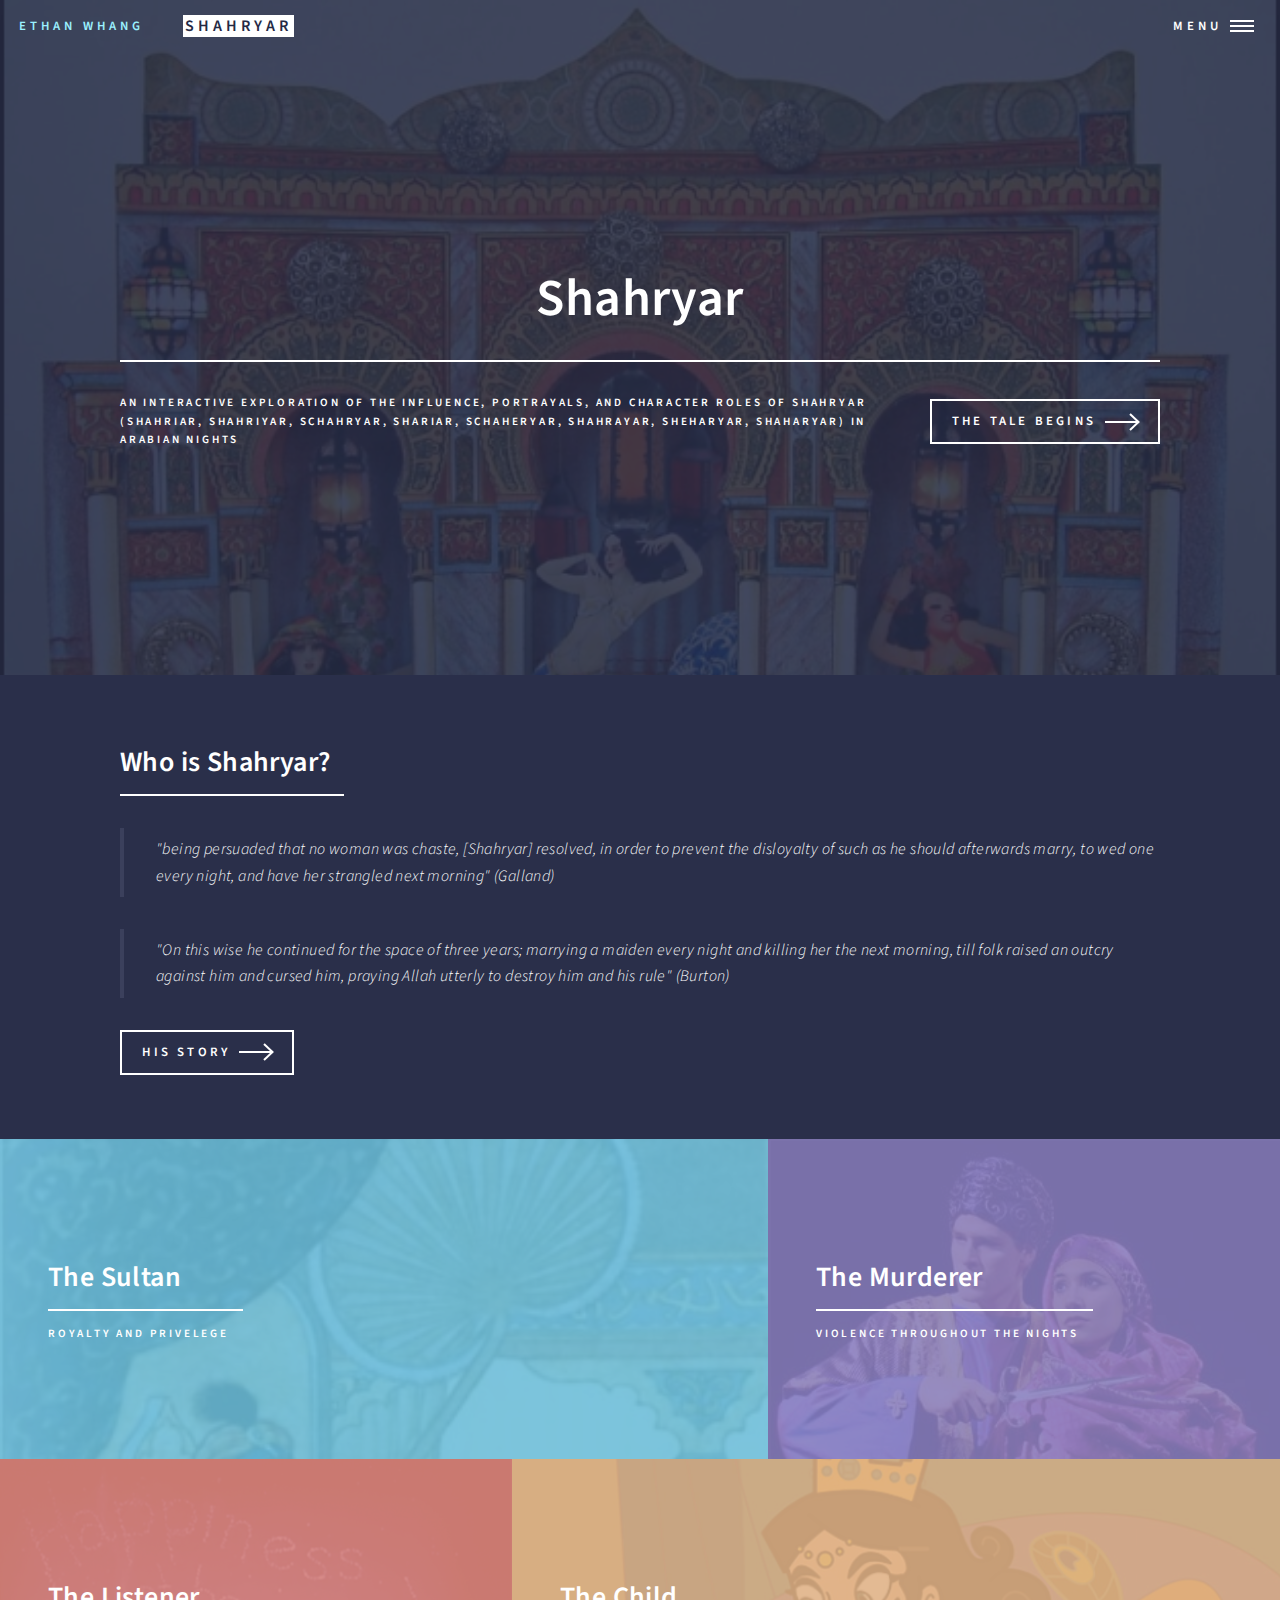
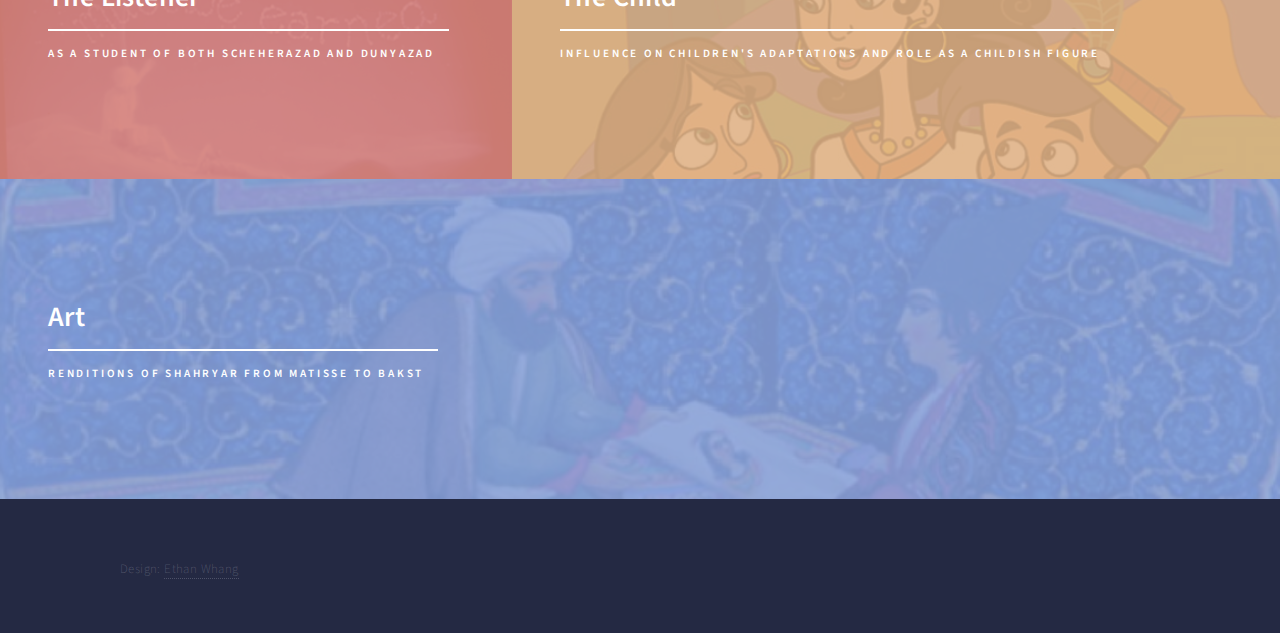
<file: index.html>
<html><head>
    <link rel="shortcut icon" type="image/x-icon" href="favicon.ico" />
    <title>Ethan Whang's CL121 Final Project</title>
    <meta charset="utf-8">
    <meta name="viewport" content="width=device-width, initial-scale=1, user-scalable=no">
    <link rel="stylesheet" href="assets/css/main.css">
    <noscript><link rel="stylesheet" href="assets/css/noscript.css" /></noscript>
  </head>
  <body class="">

    <!-- Wrapper -->
      <div id="wrapper">

        <!-- Header -->
          <header id="header" class="reveal alt">
            <a href="ethanwhang.html" class="logo"><span>Ethan Whang</span></a>
            <nav>
            <a href="index.html" class="logo"><strong>Shahryar</strong></a>
            <nav>
              <a href="#menu">Menu</a>
            </nav>
          </header>

        <!-- Menu -->
          <nav id="menu">
            <ul class="links">
              <li><a href="theking.html">Sultan</a></li>
              <li><a href="murderer.html">Murderer</a></li>
              <li><a href="listener.html">Listener</a></li>
              <li><a href="children.html">Children</a></li>
              <li><a href="art.html">Art</a></li>
            </ul>
          </nav>


        <!-- Banner -->
          <section id="banner" class="major" style="">
            <div class="inner">
              <center><header class="major">
                <h1>Shahryar</h1>
              </header></center>
              <div class="content">
                <p>An interactive exploration of the influence, portrayals, and character roles of Shahryar (Shahriar, Shahriyar, Schahryar, Shariar, Schaheryar, Shahrayar, Sheharyar, Shaharyar) in Arabian Nights</p>
                <ul class="actions">
                  <li><a href="#one" class="button next scrolly">The Tale Begins</a></li>
                </ul>
              </div>
            </div>
          </section>

        <!-- Main -->
          <div id="main">

                        <!-- One -->
              <section id="one">
                <div class="inner">
                  <header class="major">
                    <h2>Who is Shahryar?</h2>
                  </header>
                <blockquote>
                  "being persuaded that no woman was chaste, [Shahryar] resolved, in order to prevent the disloyalty of such as he should afterwards marry, to wed one every night, and have her strangled next morning" (Galland)
                </blockquote>
                <blockquote>
                  "On this wise he continued for the space of three years; marrying a maiden every night and killing her the next morning, till folk raised an outcry against him and cursed him, praying Allah utterly to destroy him and his rule" (Burton)
                </blockquote>
                  <ul class="actions">
                    <li><a href="#two" class="button next scrolly">His Story</a></li>
                  </ul>
                </div>
              </section>

            <!-- Two -->
              <section id="two" class="tiles">


                <article style="background-image: url(&quot;images/pic05.jpg&quot;);">
                  <span class="image" style="display: none;">
                    <img src="images/pic05.jpg" alt="">
                  </span>
                  <header class="major">
                    <h3><a href="theking.html" class="link">The Sultan</a></h3>
                    <p>Royalty and Privelege</p>
                  </header>
                <a href="theking.html" class="link primary"></a></article>

                <article style="background-image: url(&quot;images/pic04.jpg&quot;);">
                  <span class="image" style="display: none;">
                    <img src="images/pic04.jpg" alt="">
                  </span>
                  <header class="major">
                    <h3><a href="murderer.html" class="link">The Murderer</a></h3>
                    <p>Violence throughout the Nights</p>
                  </header>
                <a href="murderer.html" class="link primary"></a></article>

                <article style="background-image: url(&quot;images/pic03.jpg&quot;);">
                  <span class="image" style="display: none;">
                    <img src="images/pic03.jpg" alt="">
                  </span>
                  <header class="major">
                    <h3><a href="listener.html" class="link">The Listener</a></h3>
                    <p>As a student of both Scheherazad and Dunyazad</p>
                  </header>
                <a href="listener.html" class="link primary"></a></article>

                <article style="background-image: url(&quot;images/pic02.jpg&quot;);">
                  <span class="image" style="display: none;">
                    <img src="images/pic02.jpg" alt="">
                  </span>
                  <header class="major">
                    <h3><a href="children.html" class="link">The Child</a></h3>
                    <p>Influence on children's adaptations and role as a childish figure</p>
                  </header>
                <a href="children.html" class="link primary"></a></article>

                <article style="background-image: url(&quot;images/pic27.jpg&quot;);">
                  <span class="image" style="display: none;">
                    <img src="images/pic27.jpg" alt="">
                  </span>
                  <header class="major">
                    <h3><a href="art.html" class="link">Art</a></h3>
                    <p>Renditions of Shahryar from Matisse to Bakst</p>
                  </header>
                <a href="art.html" class="link primary"></a></article>

              </section>

          </div>

        <!-- Footer -->
          <footer id="footer">
            <div class="inner">
              <ul class="copyright">
                <li>Design: <a href="ethanwhang.html">Ethan Whang</a></li>
              </ul>
            </div>
          </footer>

      </div>

    <!-- Scripts -->
      <script src="assets/js/jquery.min.js"></script>
      <script src="assets/js/jquery.scrolly.min.js"></script>
      <script src="assets/js/jquery.scrollex.min.js"></script>
      <script src="assets/js/browser.min.js"></script>
      <script src="assets/js/breakpoints.min.js"></script>
      <script src="assets/js/util.js"></script>
      <script src="assets/js/main.js"></script>


</body></html>
</file>
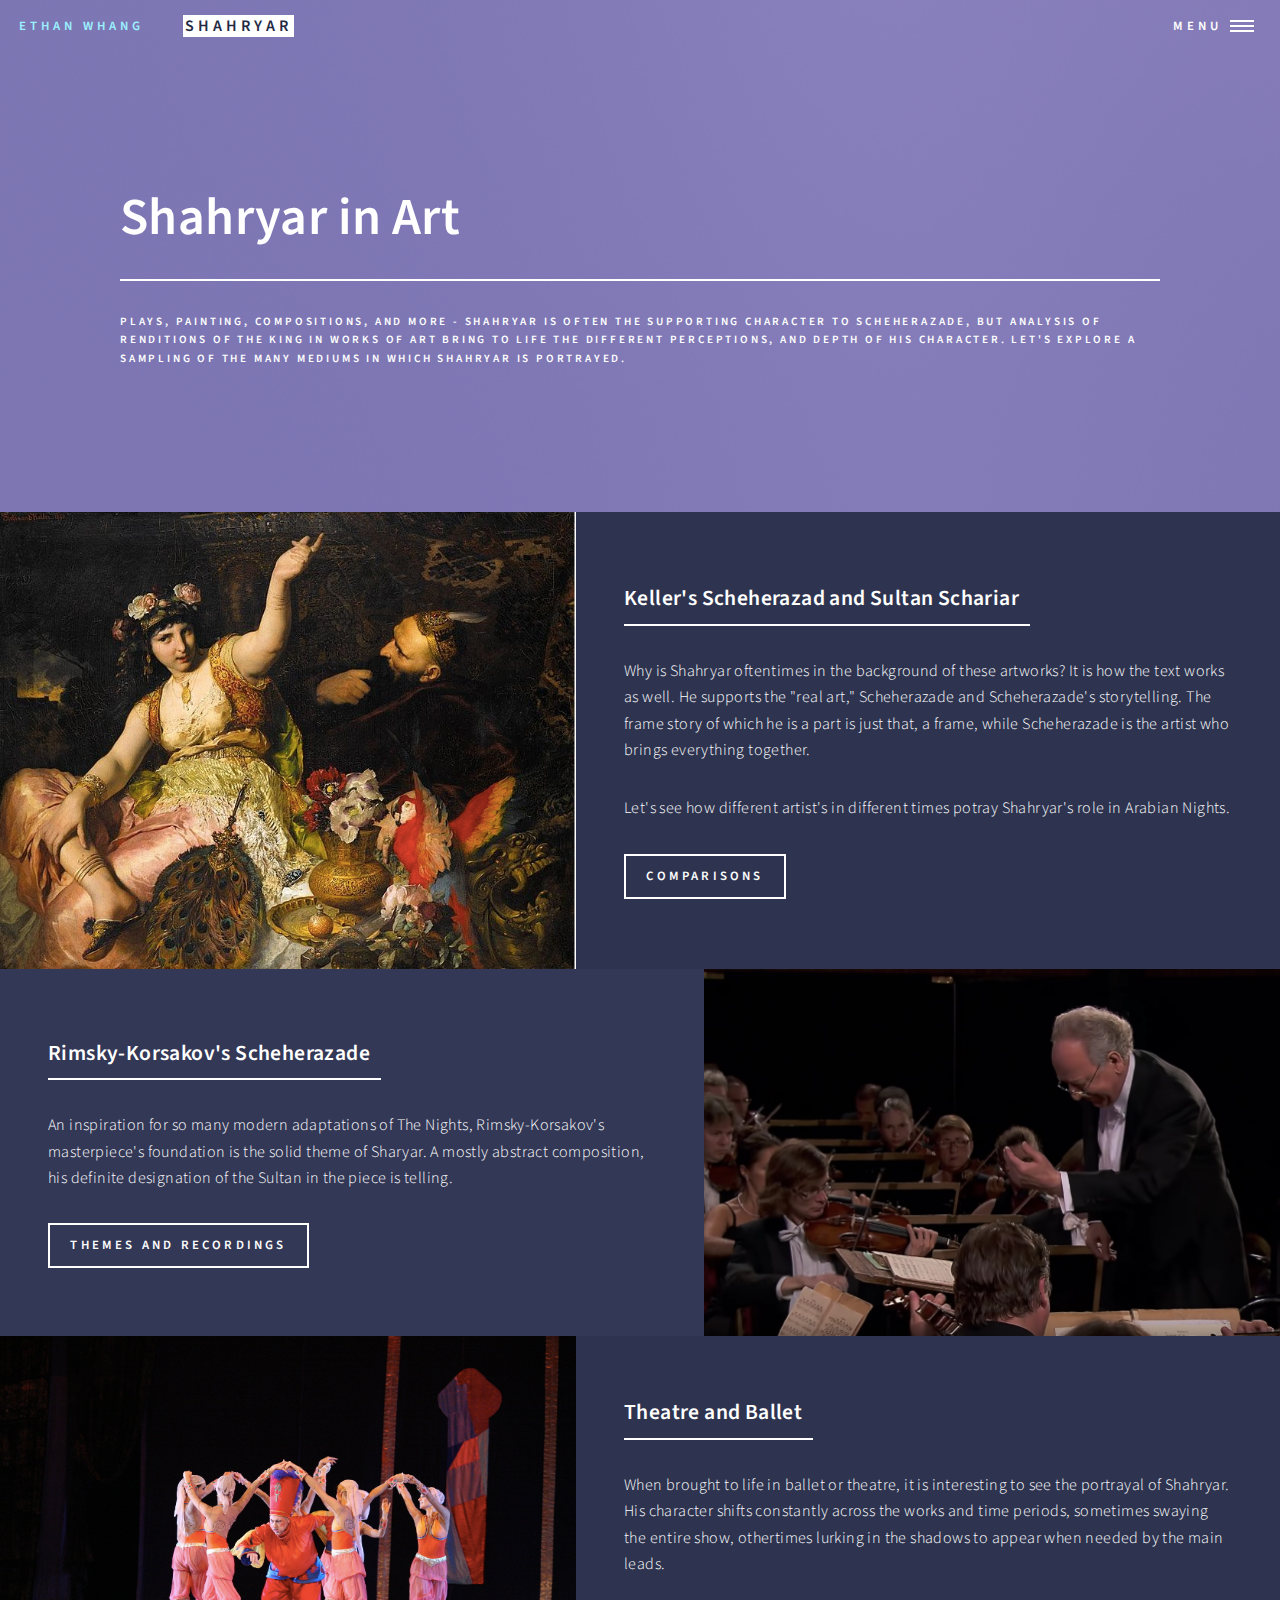
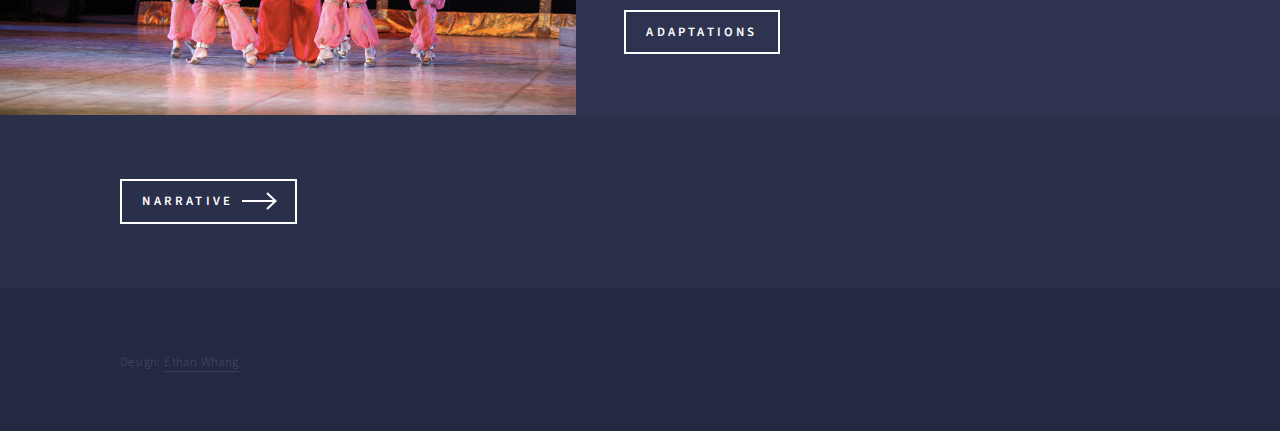
<file: art.html>
<!DOCTYPE HTML>

<html><head>
    <link rel="shortcut icon" type="image/x-icon" href="favicon.ico" />
    <title>Ethan Whang's CL121 Final Project</title>
    <meta charset="utf-8">
    <meta name="viewport" content="width=device-width, initial-scale=1, user-scalable=no">
    <link rel="stylesheet" href="assets/css/main.css">
    <noscript><link rel="stylesheet" href="assets/css/noscript.css" /></noscript>
  </head>
  <body class="">

    <!-- Wrapper -->
      <div id="wrapper">

        <!-- Header -->
          <header id="header" class="reveal alt">
            <a href="ethanwhang.html" class="logo"><span>Ethan Whang</span></a>
            <nav>
            <a href="index.html" class="logo"><strong>Shahryar</strong></a>
            <nav>
              <a href="#menu">Menu</a>
            </nav>
          </header>

        <!-- Menu -->
          <nav id="menu">
            <ul class="links">
              <li><a href="theking.html">Sultan</a></li>
              <li><a href="murderer.html">Murderer</a></li>
              <li><a href="listener.html">Listener</a></li>
              <li><a href="children.html">Children</a></li>
              <li><a href="art.html">Art</a></li>
            </ul>
          </nav>

        <!-- Banner -->
        <!-- Note: The "styleN" class below should match that of the header element. -->
          <section id="banner" class="style2">
            <div class="inner">
              <span class="image">
                <img src="images/pic07.jpg" alt="" />
              </span>
              <header class="major">
                <h1>Shahryar in Art</h1>
              </header>
              <div class="content">
                <p>Plays, Painting, Compositions, and more - Shahryar is often the supporting character to Scheherazade, but analysis of renditions of the King in works of art bring to life the different perceptions, and depth of his character. Let's explore a sampling of the many mediums in which Shahryar is portrayed.</p>
              </div>
            </div>
          </section>

        <!-- Main -->
          <div id="main">

            <!-- Two -->
              <section id="two" class="spotlights">
                <section>
                  <a href="artwork.html" class="image">
                    <img src="images/pic08.jpg" alt="" data-position="center center" />
                  </a>
                  <div class="content">
                    <div class="inner">
                      <header class="major">
                        <h3>Keller's Scheherazad and Sultan Schariar</h3>
                      </header>
                      <p>Why is Shahryar oftentimes in the background of these artworks? It is how the text works as well. He supports the "real art," Scheherazade and Scheherazade's storytelling. The frame story of which he is a part is just that, a frame, while Scheherazade is the artist who brings everything together. </p>
                      <p>Let's see how different artist's in different times potray Shahryar's role in Arabian Nights.</p>
                      <ul class="actions">
                        <li><a href="artwork.html" class="button">Comparisons</a></li>
                      </ul>
                    </div>
                  </div>
                </section>
                <section>
                  <a href="rimsky.html" class="image">
                    <img src="images/pic09.jpg" alt="" data-position="top center" />
                  </a>
                  <div class="content">
                    <div class="inner">
                      <header class="major">
                        <h3>Rimsky-Korsakov's Scheherazade</h3>
                      </header>
                      <p>An inspiration for so many modern adaptations of The Nights, Rimsky-Korsakov's masterpiece's foundation is the solid theme of Sharyar. A mostly abstract composition, his definite designation of the Sultan in the piece is telling.</p>
                      <ul class="actions">
                        <li><a href="rimsky.html" class="button">Themes and Recordings</a></li>
                      </ul>
                    </div>
                  </div>
                </section>
                <section>
                  <a href="adaptations.html" class="image">
                    <img src="images/pic10.jpg" alt="" data-position="25% 25%" />
                  </a>
                  <div class="content">
                    <div class="inner">
                      <header class="major">
                        <h3>Theatre and Ballet</h3>
                      </header>
                      <p>When brought to life in ballet or theatre, it is interesting to see the portrayal of Shahryar. His character shifts constantly across the works and time periods, sometimes swaying the entire show, othertimes lurking in the shadows to appear when needed by the main leads.</p>
                      <ul class="actions">
                        <li><a href="adaptations.html" class="button">Adaptations</a></li>
                      </ul>
                    </div>
                  </div>
                </section>
              </section>

              <section>
                <div class="inner">
                  <ul class="actions">
                    <li><a href="ethanwhang.html" class="button next">Narrative</a></li>
                  </ul>
                </div>
              </section>

          </div>

        <!-- Footer -->
          <footer id="footer">
            <div class="inner">
              <ul class="copyright">
                <li>Design: <a href="ethanwhang.html">Ethan Whang</a></li>
              </ul>
            </div>
          </footer>

      </div>

    <!-- Scripts -->
      <script src="assets/js/jquery.min.js"></script>
      <script src="assets/js/jquery.scrolly.min.js"></script>
      <script src="assets/js/jquery.scrollex.min.js"></script>
      <script src="assets/js/browser.min.js"></script>
      <script src="assets/js/breakpoints.min.js"></script>
      <script src="assets/js/util.js"></script>
      <script src="assets/js/main.js"></script>

  </body>
</html>
</file>
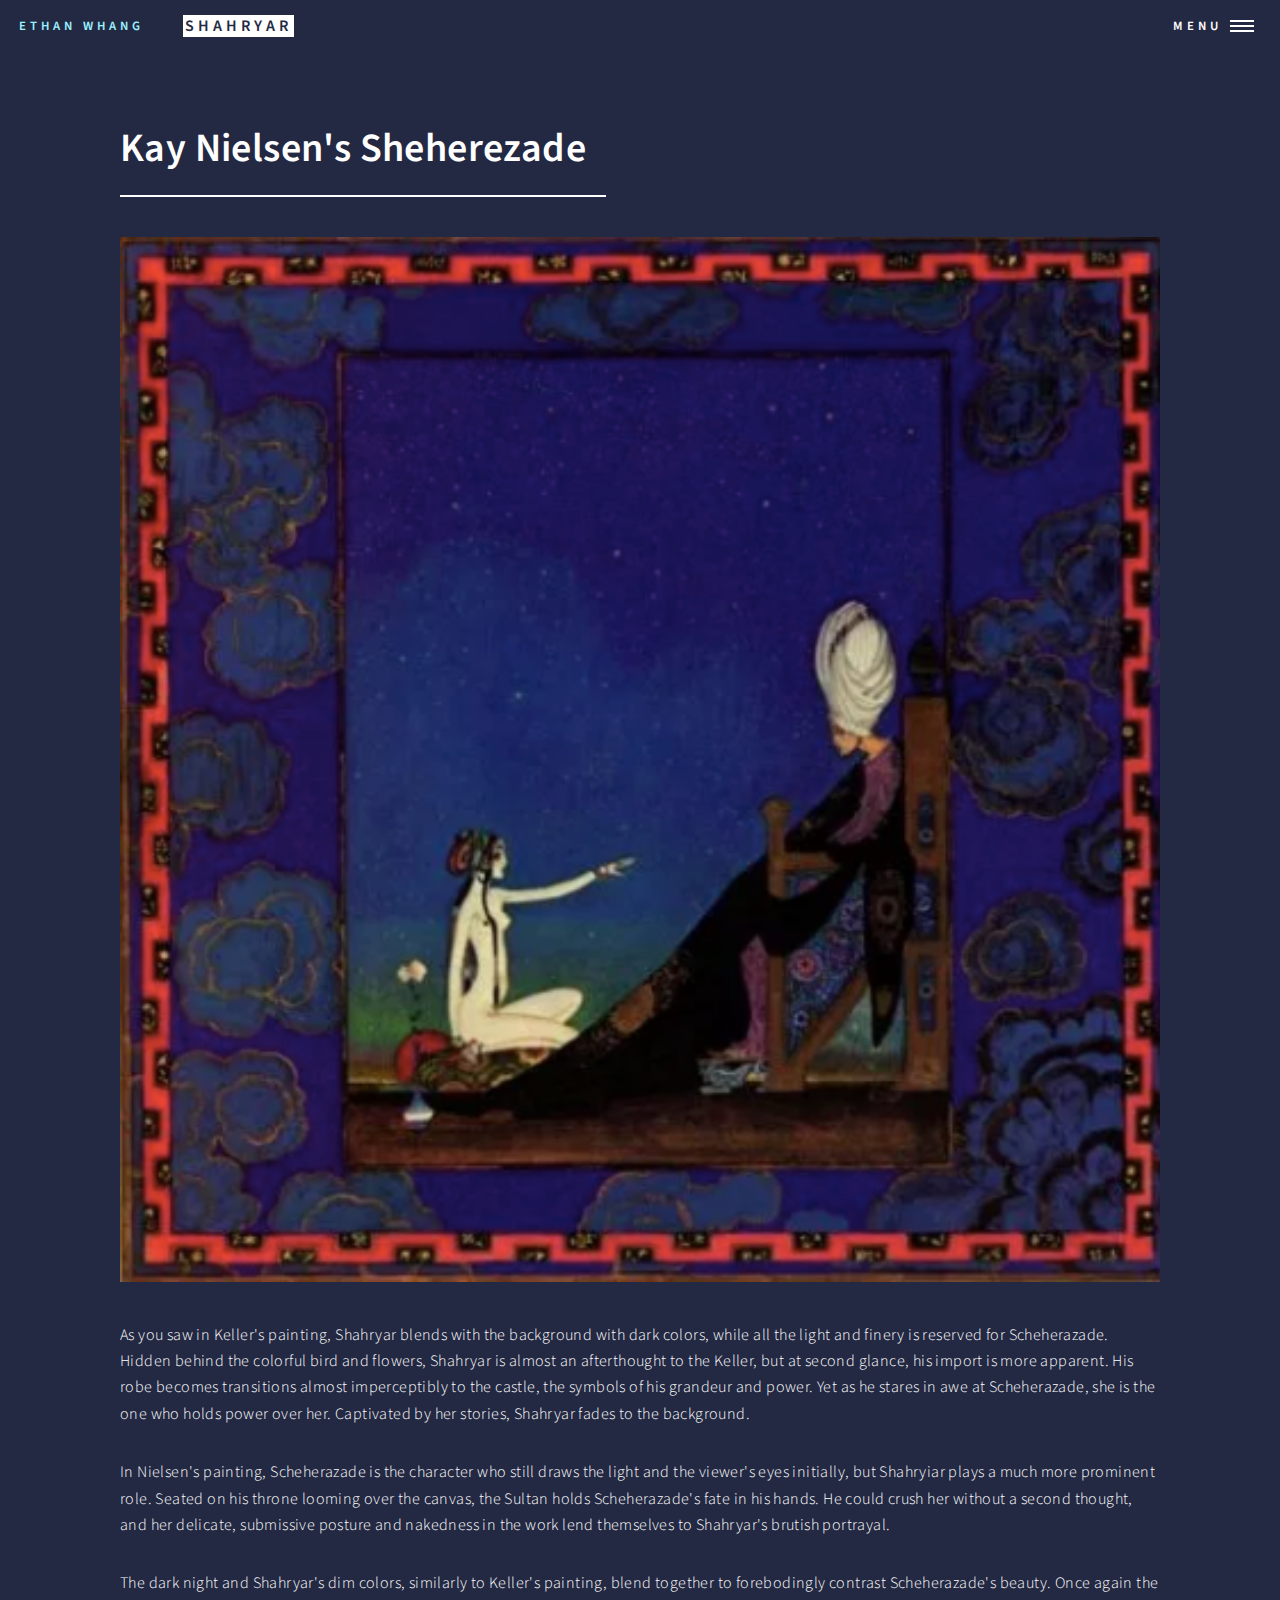
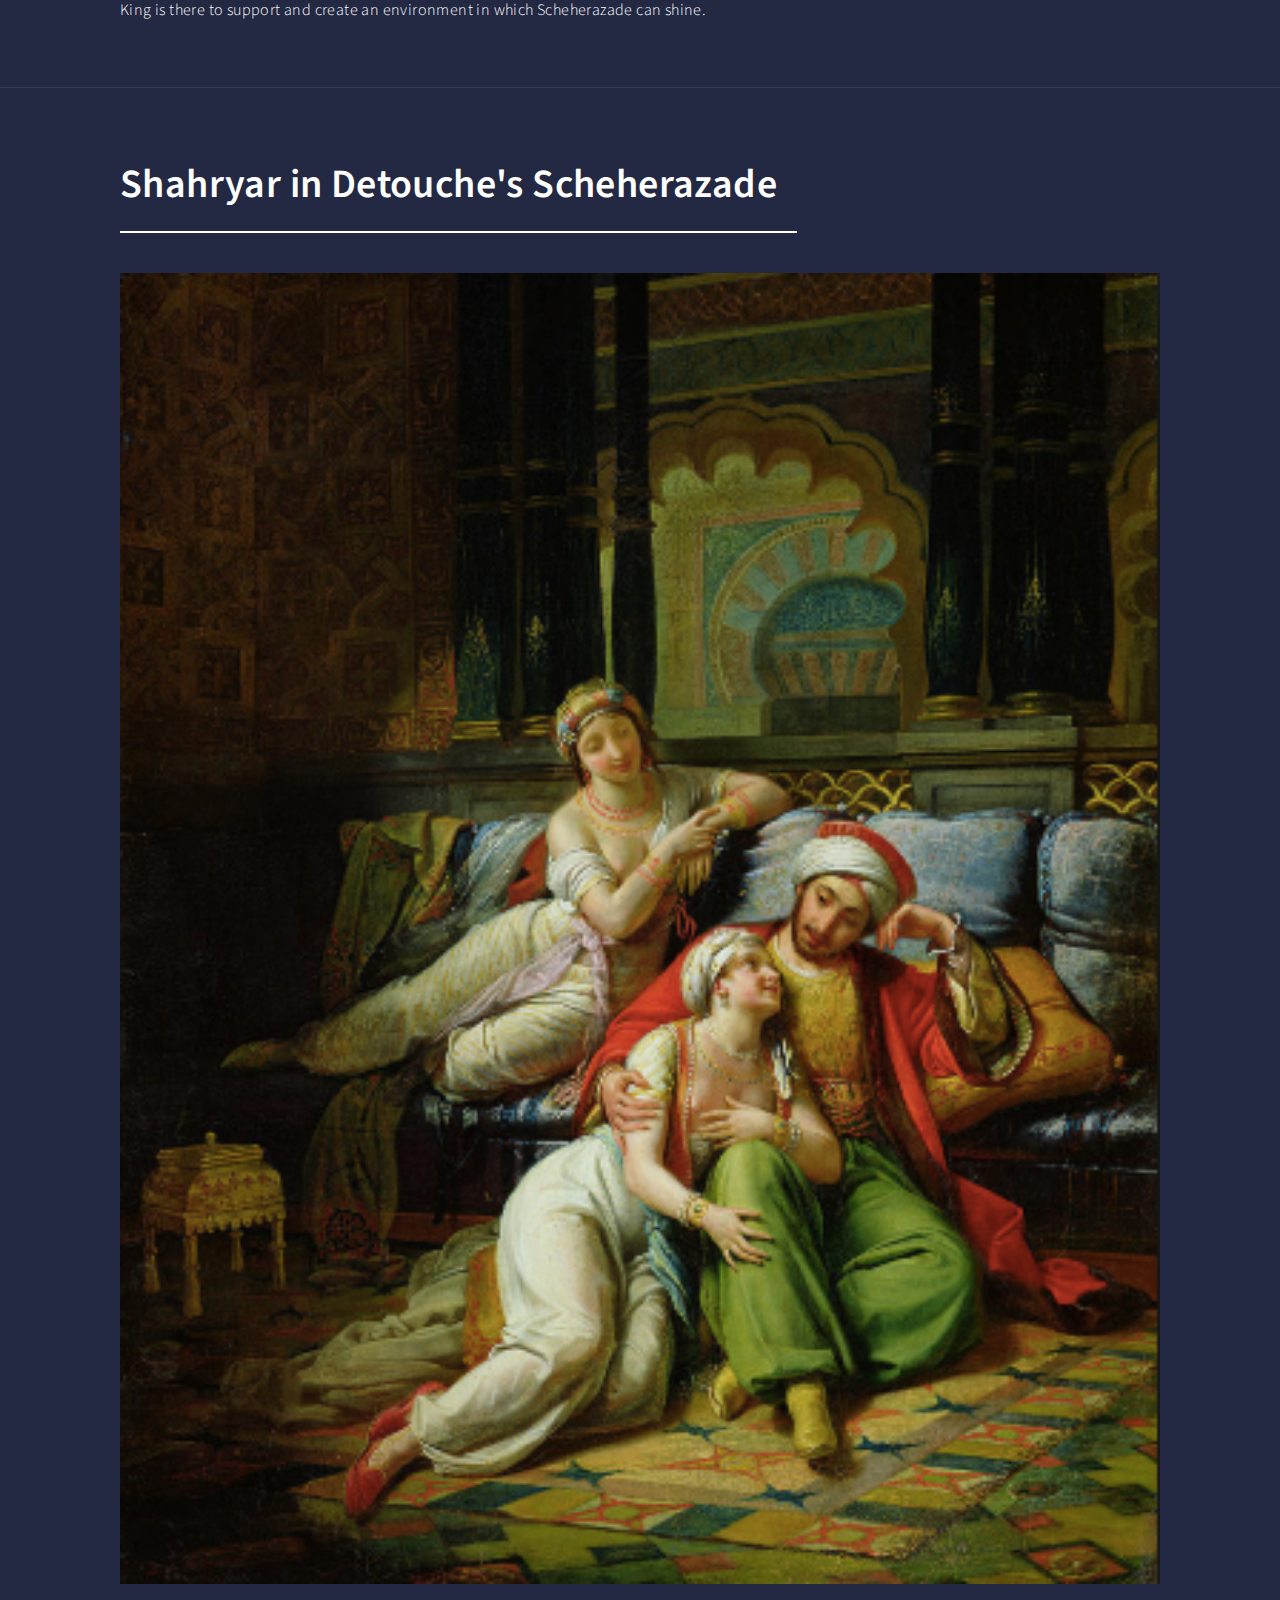
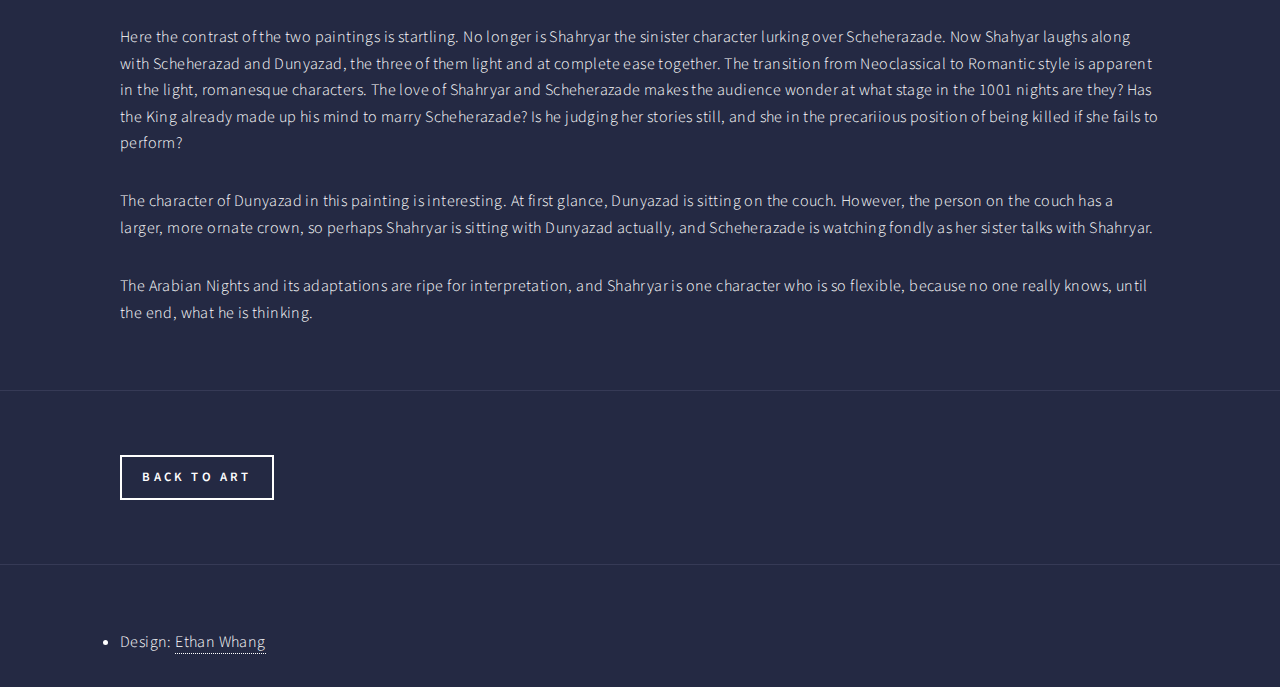
<file: artwork.html>
<!DOCTYPE HTML>
<html><head>
    <link rel="shortcut icon" type="image/x-icon" href="favicon.ico" />
    <title>Ethan Whang's CL121 Final Project</title>
    <meta charset="utf-8">
    <meta name="viewport" content="width=device-width, initial-scale=1, user-scalable=no">
    <link rel="stylesheet" href="assets/css/main.css">
    <noscript><link rel="stylesheet" href="assets/css/noscript.css" /></noscript>
  </head>
  <body class="">

    <!-- Wrapper -->
      <div id="wrapper">

        <!-- Header -->
          <header id="header" class="reveal alt">
            <a href="ethanwhang.html" class="logo"><span>Ethan Whang</span></a>
            <nav>
            <a href="index.html" class="logo"><strong>Shahryar</strong></a>
            <nav>
              <a href="#menu">Menu</a>
            </nav>
          </header>

        <!-- Menu -->
          <nav id="menu">
            <ul class="links">
              <li><a href="theking.html">Sultan</a></li>
              <li><a href="murderer.html">Murderer</a></li>
              <li><a href="listener.html">Listener</a></li>
              <li><a href="children.html">Children</a></li>
              <li><a href="art.html">Art</a></li>
            </ul>
          </nav>

        <!-- Main -->
          <div id="main" class="alt">

            <!-- One -->
              <section id="one">
                <div class="inner">
                  <header class="major">
                    <h1>Kay Nielsen's Sheherezade</h1>
                  </header>
                  <span class="image main"><img src="images/pic13.jpg" alt="" /></span>
                  <p>As you saw in Keller's painting, Shahryar blends with the background with dark colors, while all the light and finery is reserved for Scheherazade. Hidden behind the colorful bird and flowers, Shahryar is almost an afterthought to the Keller, but at second glance, his import is more apparent. His robe becomes transitions almost imperceptibly to the castle, the symbols of his grandeur and power. Yet as he stares in awe at Scheherazade, she is the one who holds power over her. Captivated by her stories, Shahryar fades to the background. </p>
                  <p>In Nielsen's painting, Scheherazade is the character who still draws the light and the viewer's eyes initially, but Shahryiar plays a much more prominent role. Seated on his throne looming over the canvas, the Sultan holds Scheherazade's fate in his hands. He could crush her without a second thought, and her delicate, submissive posture and nakedness in the work lend themselves to Shahryar's brutish portrayal. </p>
                  <p>The dark night and Shahryar's dim colors, similarly to Keller's painting, blend together to forebodingly contrast Scheherazade's beauty. Once again the King is there to support and create an environment in which Scheherazade can shine. </p>
                </div>
              </section>

          <!-- Two -->
            <section id="two">
              <div class="inner">
                <header class="major">
                  <h1>Shahryar in Detouche's Scheherazade</h1>
                </header>
                <span class="image main"><img src="images/pic14.jpg" alt="" /></span>
                <p> Here the contrast of the two paintings is startling. No longer is Shahryar the sinister character lurking over Scheherazade. Now Shahyar laughs along with Scheherazad and Dunyazad, the three of them light and at complete ease together. The transition from Neoclassical to Romantic style is apparent in the light, romanesque characters. The love of Shahryar and Scheherazade makes the audience wonder at what stage in the 1001 nights are they? Has the King already made up his mind to marry Scheherazade? Is he judging her stories still, and she in the precariious position of being killed if she fails to perform?</p>
                <p>The character of Dunyazad in this painting is interesting. At first glance, Dunyazad is sitting on the couch. However, the person on the couch has a larger, more ornate crown, so perhaps Shahryar is sitting with Dunyazad actually, and Scheherazade is watching fondly as her sister talks with Shahryar. </p>
                <p>The Arabian Nights and its adaptations are ripe for interpretation, and Shahryar is one character who is so flexible, because no one really knows, until the end, what he is thinking.  </p>
               </div>
            </section>

            <section>
              <div class="inner">
                  <ul class="actions">
                    <li><a href="art.html" class="button back">Back to Art</a></li>
                  </ul>
              </div>
            </section>


          </div>

        <!-- Footer -->
          <footer id="footer">
            <div class="inner">
                <li>Design: <a href="ethanwhang.html">Ethan Whang</a></li>
              </ul>
            </div>
          </footer>

      </div>

    <!-- Scripts -->
      <script src="assets/js/jquery.min.js"></script>
      <script src="assets/js/jquery.scrolly.min.js"></script>
      <script src="assets/js/jquery.scrollex.min.js"></script>
      <script src="assets/js/browser.min.js"></script>
      <script src="assets/js/breakpoints.min.js"></script>
      <script src="assets/js/util.js"></script>
      <script src="assets/js/main.js"></script>

  </body>
</html>
</file>
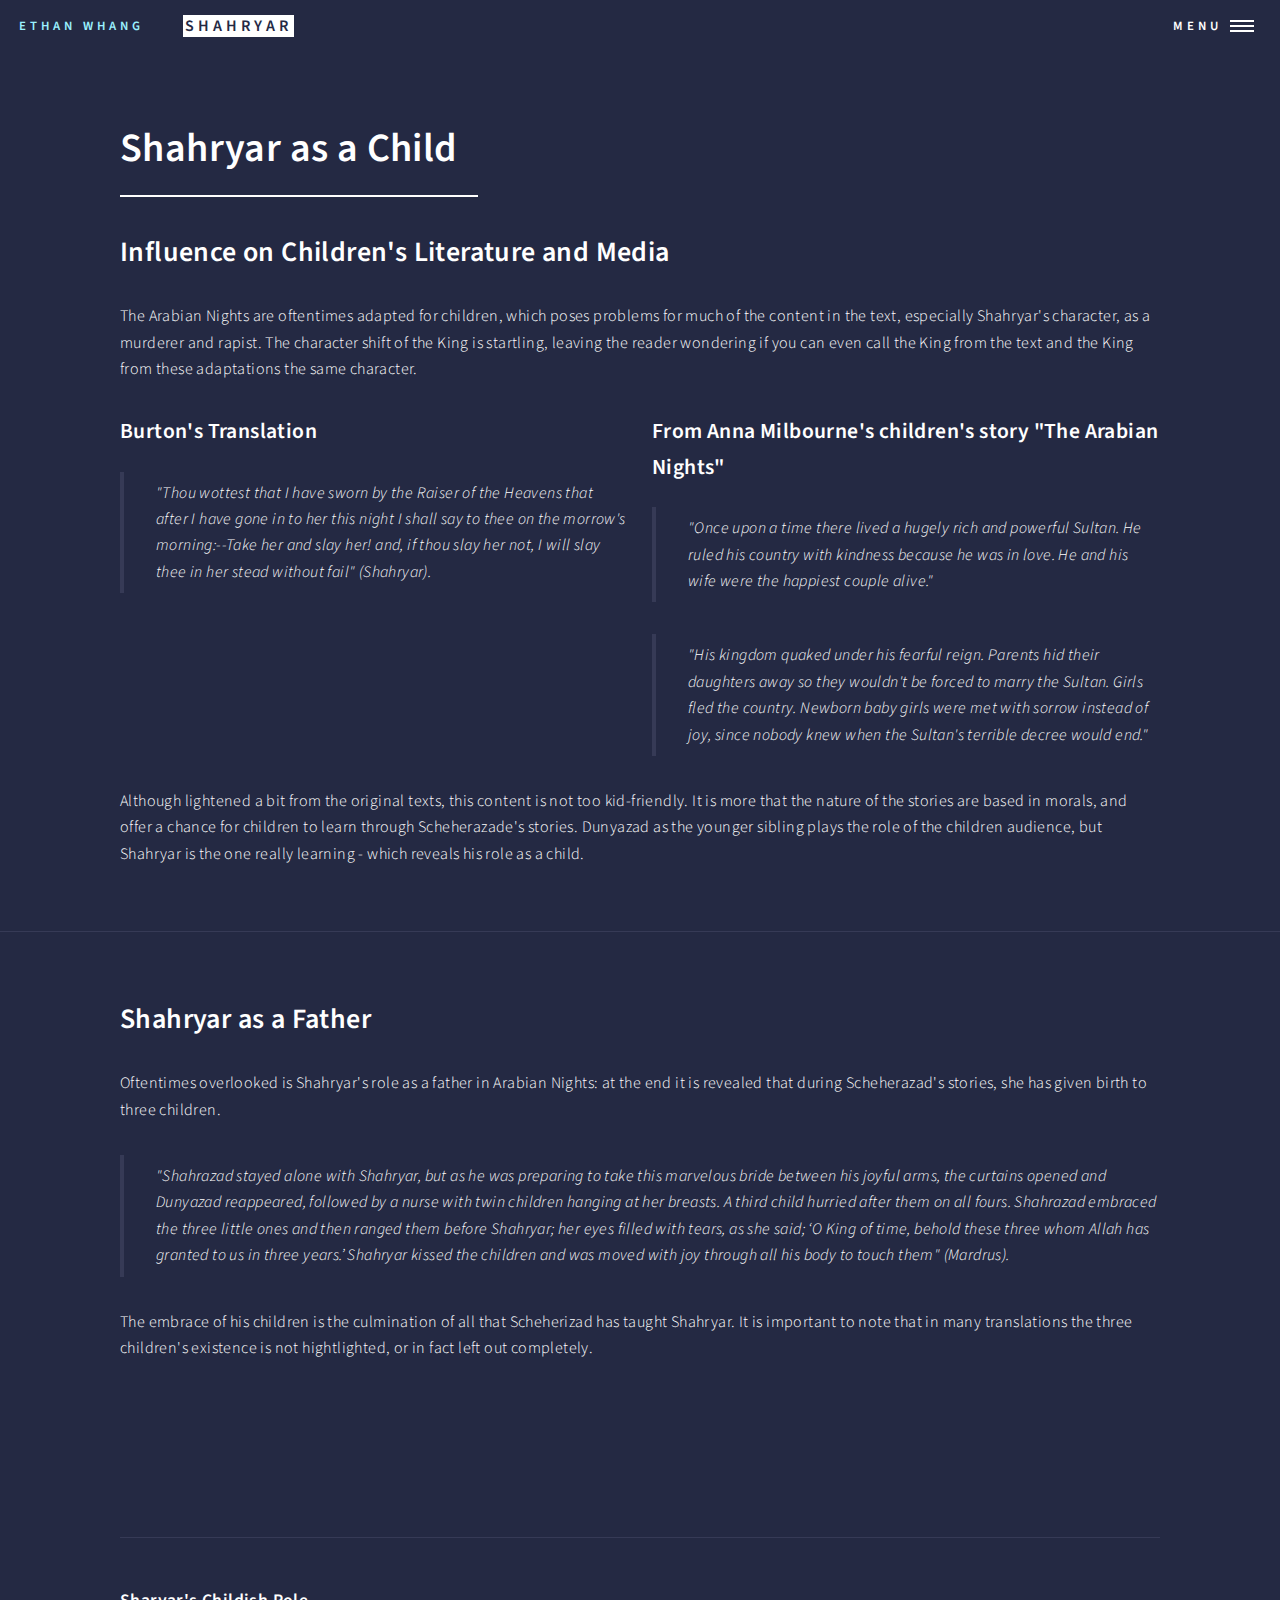
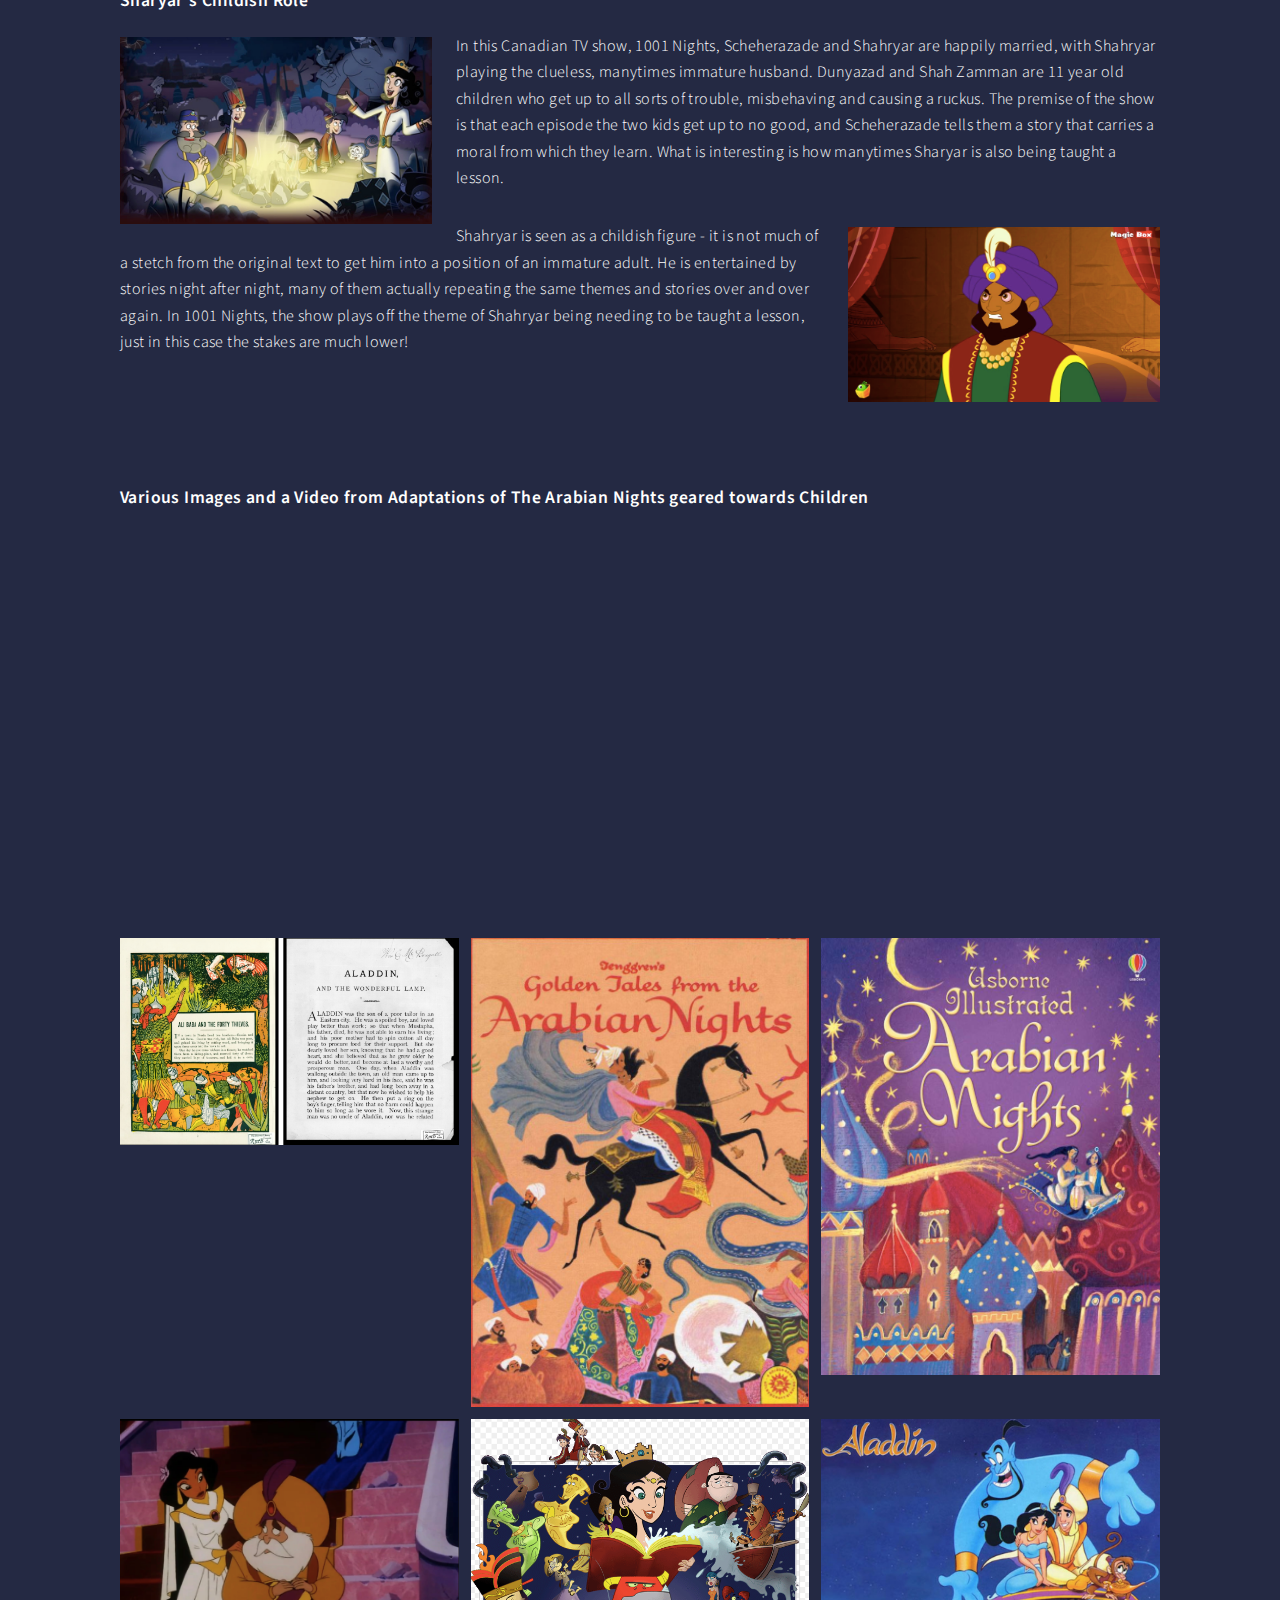
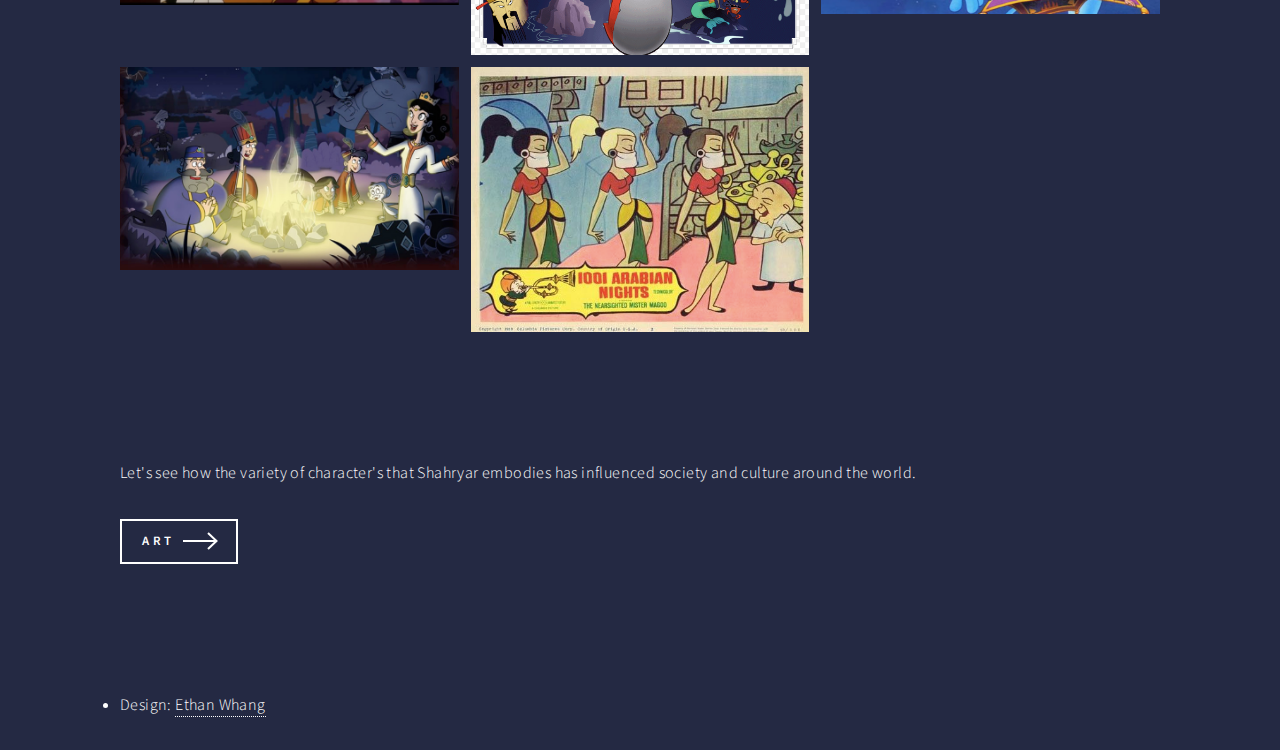
<file: children.html>
<!DOCTYPE HTML>

<html><head>
    <link rel="shortcut icon" type="image/x-icon" href="favicon.ico" />
    <title>Ethan Whang's CL121 Final Project</title>
    <meta charset="utf-8">
    <meta name="viewport" content="width=device-width, initial-scale=1, user-scalable=no">
    <link rel="stylesheet" href="assets/css/main.css">
    <noscript><link rel="stylesheet" href="assets/css/noscript.css" /></noscript>
  </head>
  <body class="">

    <!-- Wrapper -->
      <div id="wrapper">

        <!-- Header -->
          <header id="header" class="reveal alt">
            <a href="ethanwhang.html" class="logo"><span>Ethan Whang</span></a>
            <nav>
            <a href="index.html" class="logo"><strong>Shahryar</strong></a>
            <nav>
              <a href="#menu">Menu</a>
            </nav>
          </header>

        <!-- Menu -->
          <nav id="menu">
            <ul class="links">
              <li><a href="theking.html">Sultan</a></li>
              <li><a href="murderer.html">Murderer</a></li>
              <li><a href="listener.html">Listener</a></li>
              <li><a href="children.html">Children</a></li>
              <li><a href="art.html">Art</a></li>
            </ul>
          </nav>

        <!-- Main -->
          <div id="main" class="alt">

            <!-- One -->
              <section id="one">
                <div class="inner">
                  <header class="major">
                    <h1>Shahryar as a Child</h1>
                  </header>

                  <!-- Content -->
                    <h2 id="content">Influence on Children's Literature and Media</h2>
                    <p>The Arabian Nights are oftentimes adapted for children, which poses problems for much of the content in the text, especially Shahryar's character, as a murderer and rapist. The character shift of the King is startling, leaving the reader wondering if you can even call the King from the text and the King from these adaptations the same character.</p>
                    <div class="row">
                      <div class="col-6 col-12-small">
                        <h3>Burton's Translation</h3>
                        <blockquote>"Thou wottest that I have sworn by the Raiser of the Heavens that after I have gone in to her this night I shall say to thee on the morrow's morning:--Take her and slay her! and, if thou slay her not, I will slay thee in her stead without fail" (Shahryar).</blockquote>
                      </div>
                      <div class="col-6 col-12-small">
                        <h3>From Anna Milbourne's children's story "The Arabian Nights"</h3>
                        <blockquote>"Once upon a time there lived a hugely rich and powerful Sultan. He ruled his country with kindness because he was in love. He and his wife were the happiest couple alive."</blockquote>

                        <blockquote>"His kingdom quaked under his fearful reign. Parents hid their daughters away so they wouldn't be forced to marry the Sultan. Girls fled the country. Newborn baby girls were met with sorrow instead of joy, since nobody knew when the Sultan's terrible decree would end."</blockquote>
                      </div>
                    <p>Although lightened a bit from the original texts, this content is not too kid-friendly. It is more that the nature of the stories are based in morals, and offer a chance for children to learn through Scheherazade's stories. Dunyazad as the younger sibling plays the role of the children audience, but Shahryar is the one really learning - which reveals his role as a child. </p>
                  </div></div></section>
                    </div>

                  <section>
                    <div class="inner">
                    <h2>Shahryar as a Father</h2>
                    <p>Oftentimes overlooked is Shahryar's role as a father in Arabian Nights: at the end it is revealed that during Scheherazad's stories, she has given birth to three children.</p>
                    <blockquote>"Shahrazad stayed alone with Shahryar, but as he was preparing to take this marvelous bride between his joyful arms, the curtains opened and Dunyazad reappeared, followed by a nurse with twin children hanging at her breasts. A third child hurried after them on all fours.

                    Shahrazad embraced the three little ones and then ranged them before Shahryar; her eyes filled with tears, as she said; ‘O King of time, behold these three whom Allah has granted to us in three years.’

                    Shahryar kissed the children and was moved with joy through all his body to touch them" (Mardrus).

                    </blockquote>
                    <p>The embrace of his children is the culmination of all that Scheherizad has taught Shahryar. It is important to note that in many translations the three children's existence is not hightlighted, or in fact left out completely. </p>
                    </div>
                  </section>



                  <section>
                    <div class="inner">
                  <hr class="major" />
                        <h4>Sharyar's Childish Role</h4>
                        <p><span class="image left"><img src="images/children_images/pic23.jpg" alt="" /></span>In this Canadian TV show, 1001 Nights, Scheherazade and Shahryar are happily married, with Shahryar playing the clueless, manytimes immature husband. Dunyazad and Shah Zamman are 11 year old children who get up to all sorts of trouble, misbehaving and causing a ruckus. The premise of the show is that each episode the two kids get up to no good, and Scheherazade tells them a story that carries a moral from which they learn. What is interesting is how manytimes Sharyar is also being taught a lesson.</p>
                        <p><span class="image right"><img src="images/children_images/pic16.jpg" alt="" /></span>Shahryar is seen as a childish figure - it is not much of a stetch from the original text to get him into a position of an immature adult. He is entertained by stories night after night, many of them actually repeating the same themes and stories over and over again. In 1001 Nights, the show plays off the theme of Shahryar being needing to be taught a lesson, just in this case the stakes are much lower! </p>
                      </div>
                    </section>
                    <section>
                      <div class="inner">
                        <h4>Various Images and a Video from Adaptations of The Arabian Nights geared towards Children</h4>

                      <center><iframe width="500" height="400" src="https://www.youtube.com/embed/srdGoytBoD8">
                        </iframe></center>

                        <div class="box alt">
                          <div class="row gtr-50 gtr-uniform">
                            <div class="col-4"><span class="image fit"><img src="images/children_images/pic17.jpg" alt="" /></span></div>
                            <div class="col-4"><span class="image fit"><img src="images/children_images/pic18.jpg" alt="" /></span></div>
                            <div class="col-4"><span class="image fit"><img src="images/children_images/pic19.jpg" alt="" /></span></div>
                            <!-- Break -->
                            <div class="col-4"><span class="image fit"><img src="images/children_images/pic20.jpg" alt="" /><span></div>
                            <div class="col-4"><span class="image fit"><img src="images/children_images/pic21.jpg" alt="" /></span></div>
                            <div class="col-4"><span class="image fit"><img src="images/children_images/pic22.jpg" alt="" /></span></div>
                            <!-- Break -->
                            <div class="col-4"><span class="image fit"><img src="images/children_images/pic23.jpg" alt="" /></span></div>
                            <div class="col-4"><span class="image fit"><img src="images/children_images/pic24.jpg" alt="" /></span></div>
                          </div>
                        </div>
                      </div>
                    </section>

                    <section>
                      <div class="inner">
                      <p>Let's see how the variety of character's that Shahryar embodies has influenced society and culture around the world.</p>
                      <ul class="actions">
                        <li><a href="art.html" class="button next">Art</a></li>
                      </ul>
                      </div>
                    </section>

          <!-- Footer -->
          <footer id="footer">
            <div class="inner">
                <li>Design: <a href="ethanwhang.html">Ethan Whang</a></li>
              </ul>
            </div>
          </footer>

      </div>

    <!-- Scripts -->
      <script src="assets/js/jquery.min.js"></script>
      <script src="assets/js/jquery.scrolly.min.js"></script>
      <script src="assets/js/jquery.scrollex.min.js"></script>
      <script src="assets/js/browser.min.js"></script>
      <script src="assets/js/breakpoints.min.js"></script>
      <script src="assets/js/util.js"></script>
      <script src="assets/js/main.js"></script>

  </body>
</html>
</file>
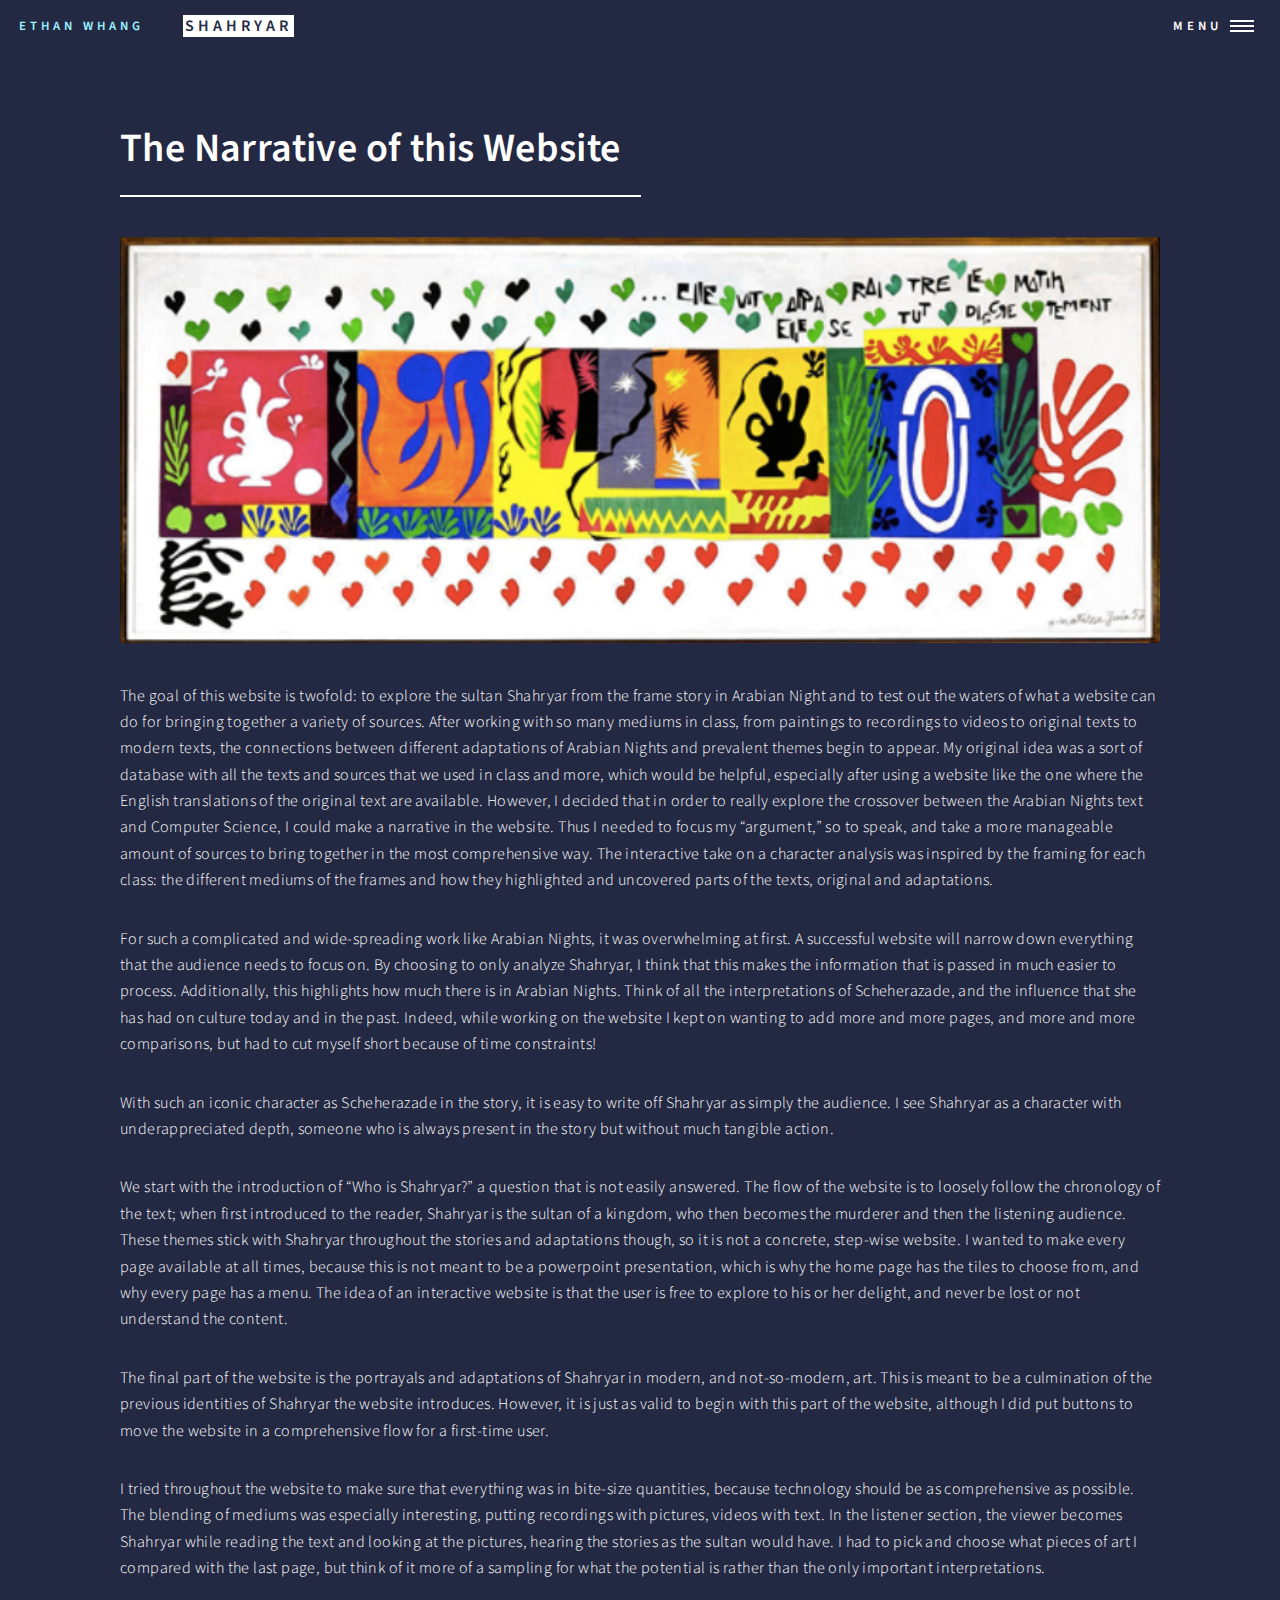
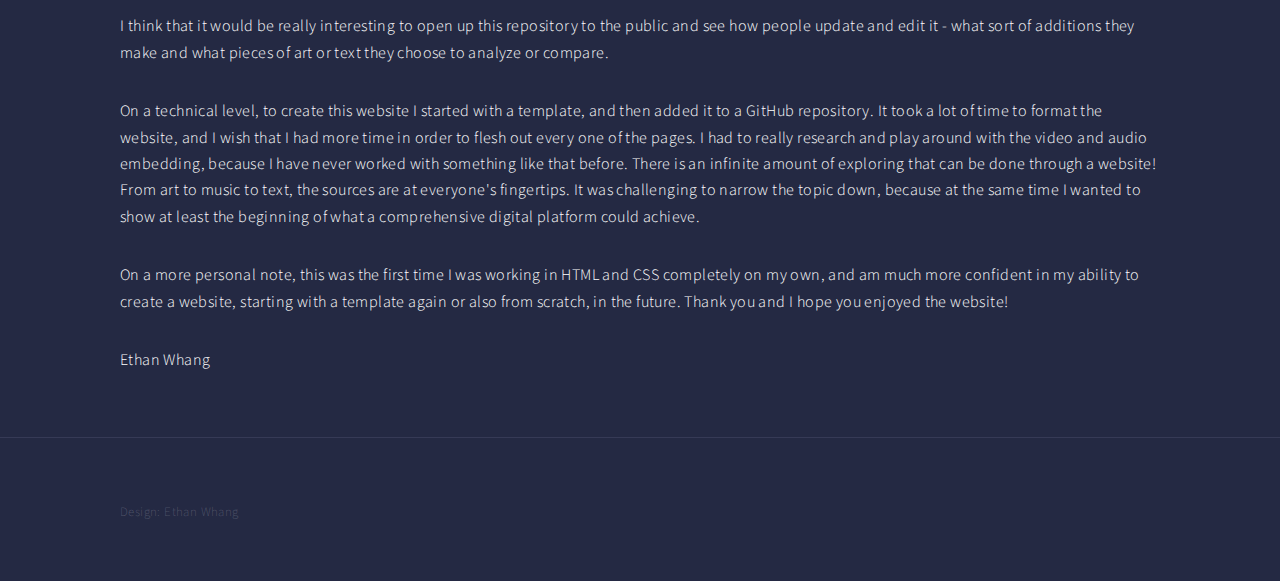
<file: ethanwhang.html>
<!DOCTYPE HTML>

<html><head>
    <link rel="shortcut icon" type="image/x-icon" href="favicon.ico" />
    <title>Ethan Whang's CL121 Final Project</title>
    <meta charset="utf-8">
    <meta name="viewport" content="width=device-width, initial-scale=1, user-scalable=no">
    <link rel="stylesheet" href="assets/css/main.css">
    <noscript><link rel="stylesheet" href="assets/css/noscript.css" /></noscript>
  </head>
  <body class="">

    <!-- Wrapper -->
      <div id="wrapper">

        <!-- Header -->
          <header id="header" class="reveal alt">
            <a href="ethanwhang.html" class="logo"><span>Ethan Whang</span></a>
            <nav>
            <a href="index.html" class="logo"><strong>Shahryar</strong></a>
            <nav>
              <a href="#menu">Menu</a>
            </nav>
          </header>

        <!-- Menu -->
          <nav id="menu">
            <ul class="links">
              <li><a href="theking.html">Sultan</a></li>
              <li><a href="murderer.html">Murderer</a></li>
              <li><a href="listener.html">Listener</a></li>
              <li><a href="children.html">Children</a></li>
              <li><a href="art.html">Art</a></li>
            </ul>
          </nav>

        <!-- Main -->
          <div id="main" class="alt">

            <!-- One -->
              <section id="one">
                <div class="inner">
                  <header class="major">
                    <h1>The Narrative of this Website</h1>
                  </header>
                  <span class="image main"><img src="images/Matisse_color.jpg" alt="" /></span>
                  <p>The goal of this website is twofold: to explore the sultan Shahryar from the frame story in Arabian Night and to test out the waters of what a website can do for bringing together a variety of sources. After working with so many mediums in class, from paintings to recordings to videos to original texts to modern texts, the connections between different adaptations of Arabian Nights and prevalent themes begin to appear. My original idea was a sort of database with all the texts and sources that we used in class and more, which would be helpful, especially after using a website like the one where the English translations of the original text are available. However, I decided that in order to really explore the crossover between the Arabian Nights text and Computer Science, I could make a narrative in the website. Thus I needed to focus my “argument,” so to speak, and take a more manageable amount of sources to bring together in the most comprehensive way. The interactive take on a character analysis was inspired by the framing for each class: the different mediums of the frames and how they highlighted and uncovered parts of the texts, original and adaptations.</p>
                  <p>For such a complicated and wide-spreading work like Arabian Nights, it was overwhelming at first. A successful website will narrow down everything that the audience needs to focus on. By choosing to only analyze Shahryar, I think that this makes the information that is passed in much easier to process. Additionally, this highlights how much there is in Arabian Nights. Think of all the interpretations of Scheherazade, and the influence that she has had on culture today and in the past. Indeed, while working on the website I kept on wanting to add more and more pages, and more and more comparisons, but had to cut myself short because of time constraints! </p>
                  <p>With such an iconic character as Scheherazade in the story, it is easy to write off Shahryar as simply the audience. I see Shahryar as a character with underappreciated depth, someone who is always present in the story but without much tangible action.</p>
                  <p>We start with the introduction of “Who is Shahryar?” a question that is not easily answered. The flow of the website is to loosely follow the chronology of the text; when first introduced to the reader, Shahryar is the sultan of a kingdom, who then becomes the murderer and then the listening audience. These themes stick with Shahryar throughout the stories and adaptations though, so it is not a concrete, step-wise website. I wanted to make every page available at all times, because this is not meant to be a powerpoint presentation, which is why the home page has the tiles to choose from, and why every page has a menu. The idea of an interactive website is that the user is free to explore to his or her delight, and never be lost or not understand the content. </p>
                  <p>The final part of the website is the portrayals and adaptations of Shahryar in modern, and not-so-modern, art. This is meant to be a culmination of the previous identities of Shahryar the website introduces. However, it is just as valid to begin with this part of the website, although I did put buttons to move the website in a comprehensive flow for a first-time user. </p>
                  <p>I tried throughout the website to make sure that everything was in bite-size quantities, because technology should be as comprehensive as possible. The blending of mediums was especially interesting, putting recordings with pictures, videos with text. In the listener section, the viewer becomes Shahryar while reading the text and looking at the pictures, hearing the stories as the sultan would have. I had to pick and choose what pieces of art I compared with the last page, but think of it more of a sampling for what the potential is rather than the only important interpretations. </p>
                  <p>I think that it would be really interesting to open up this repository to the public and see how people update and edit it - what sort of additions they make and what pieces of art or text they choose to analyze or compare.</p>
                  <p>On a technical level, to create this website I started with a template, and then added it to a GitHub repository. It took a lot of time to format the website, and I wish that I had more time in order to flesh out every one of the pages. I had to really research and play around with the video and audio embedding, because I have never worked with something like that before. There is an infinite amount of exploring that can be done through a website! From art to music to text, the sources are at everyone's fingertips. It was challenging to narrow the topic down, because at the same time I wanted to show at least the beginning of what a comprehensive digital platform could achieve. </p>
                  <p>On a more personal note, this was the first time I was working in HTML and CSS completely on my own, and am much more confident in my ability to create a website, starting with a template again or also from scratch, in the future. Thank you and I hope you enjoyed the website!</p>
                  <p>Ethan Whang</p>
                </div>
              </section>

          </div>

        <!-- Footer -->
          <footer id="footer">
            <div class="inner">
              <ul class="copyright">
                <li>Design: Ethan Whang</li>
              </ul>
            </div>
          </footer>

      </div>

    <!-- Scripts -->
      <script src="assets/js/jquery.min.js"></script>
      <script src="assets/js/jquery.scrolly.min.js"></script>
      <script src="assets/js/jquery.scrollex.min.js"></script>
      <script src="assets/js/browser.min.js"></script>
      <script src="assets/js/breakpoints.min.js"></script>
      <script src="assets/js/util.js"></script>
      <script src="assets/js/main.js"></script>

  </body>
</html>
</file>
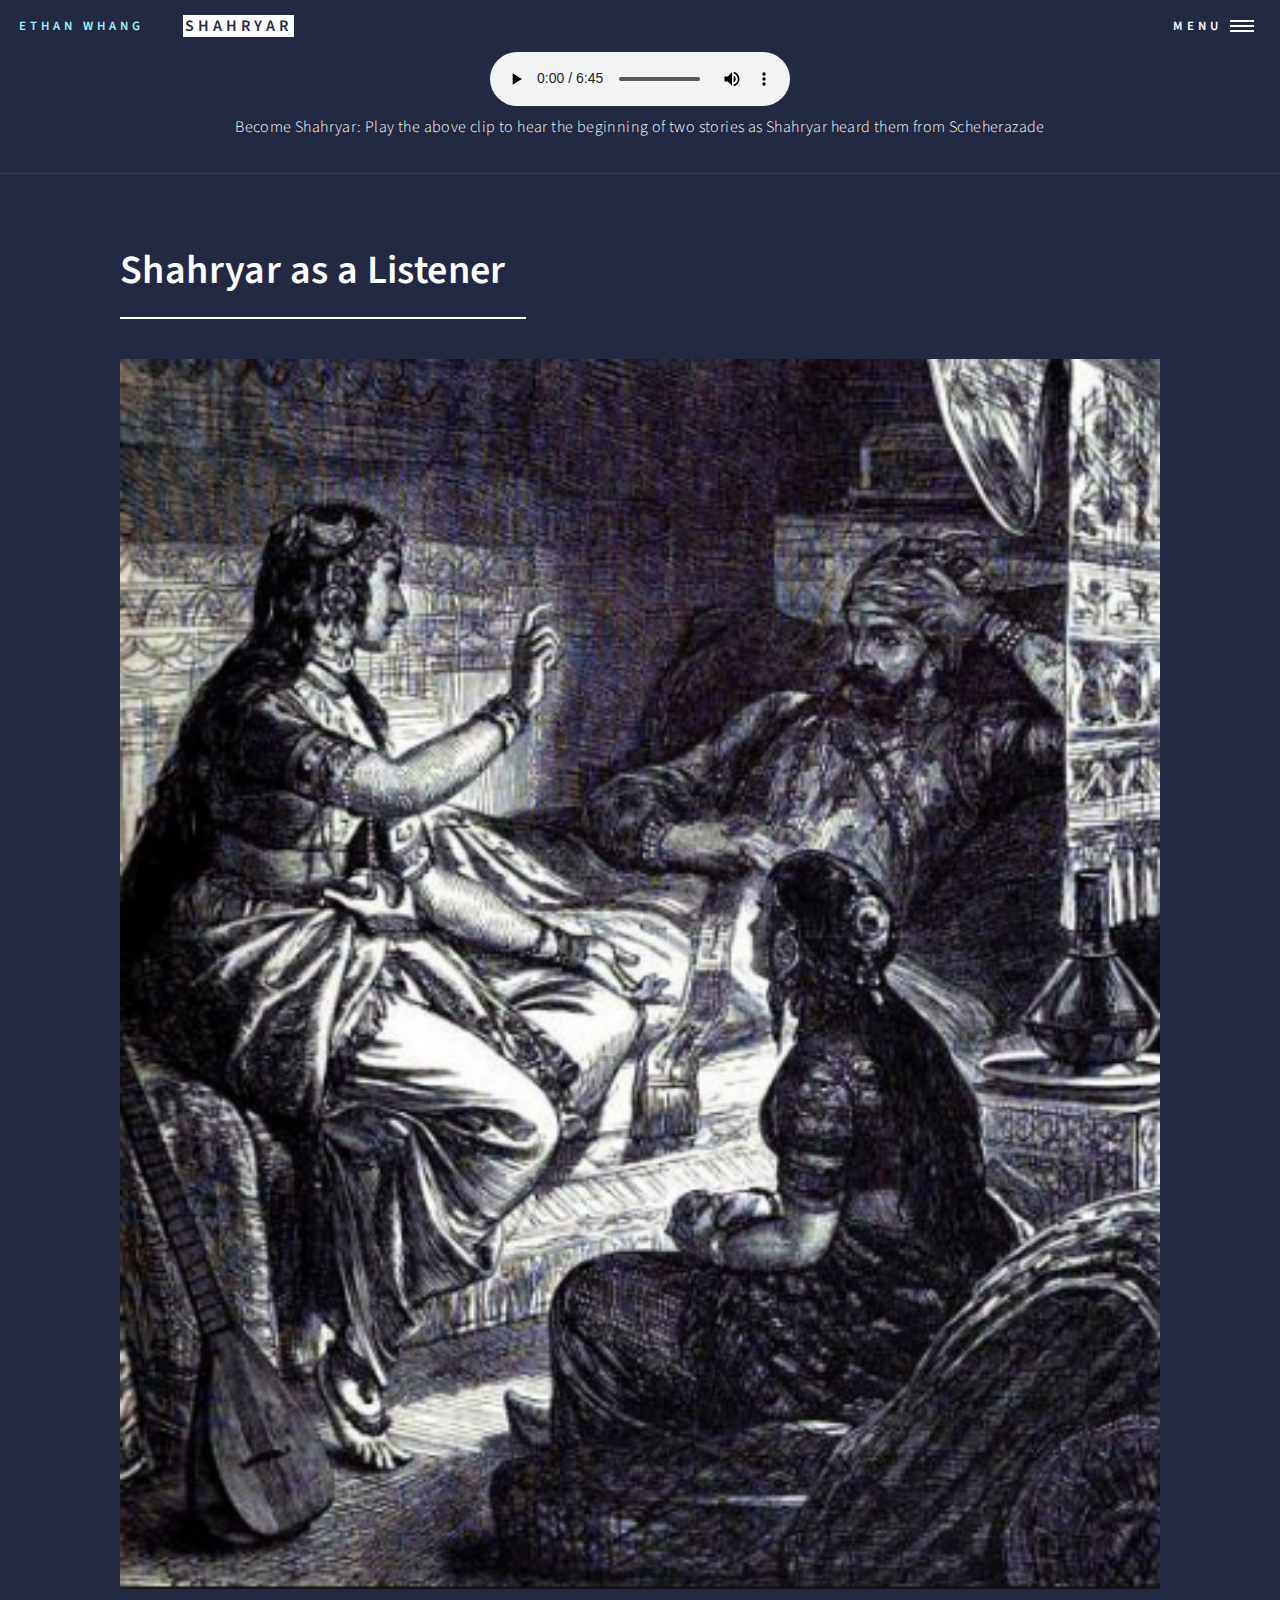
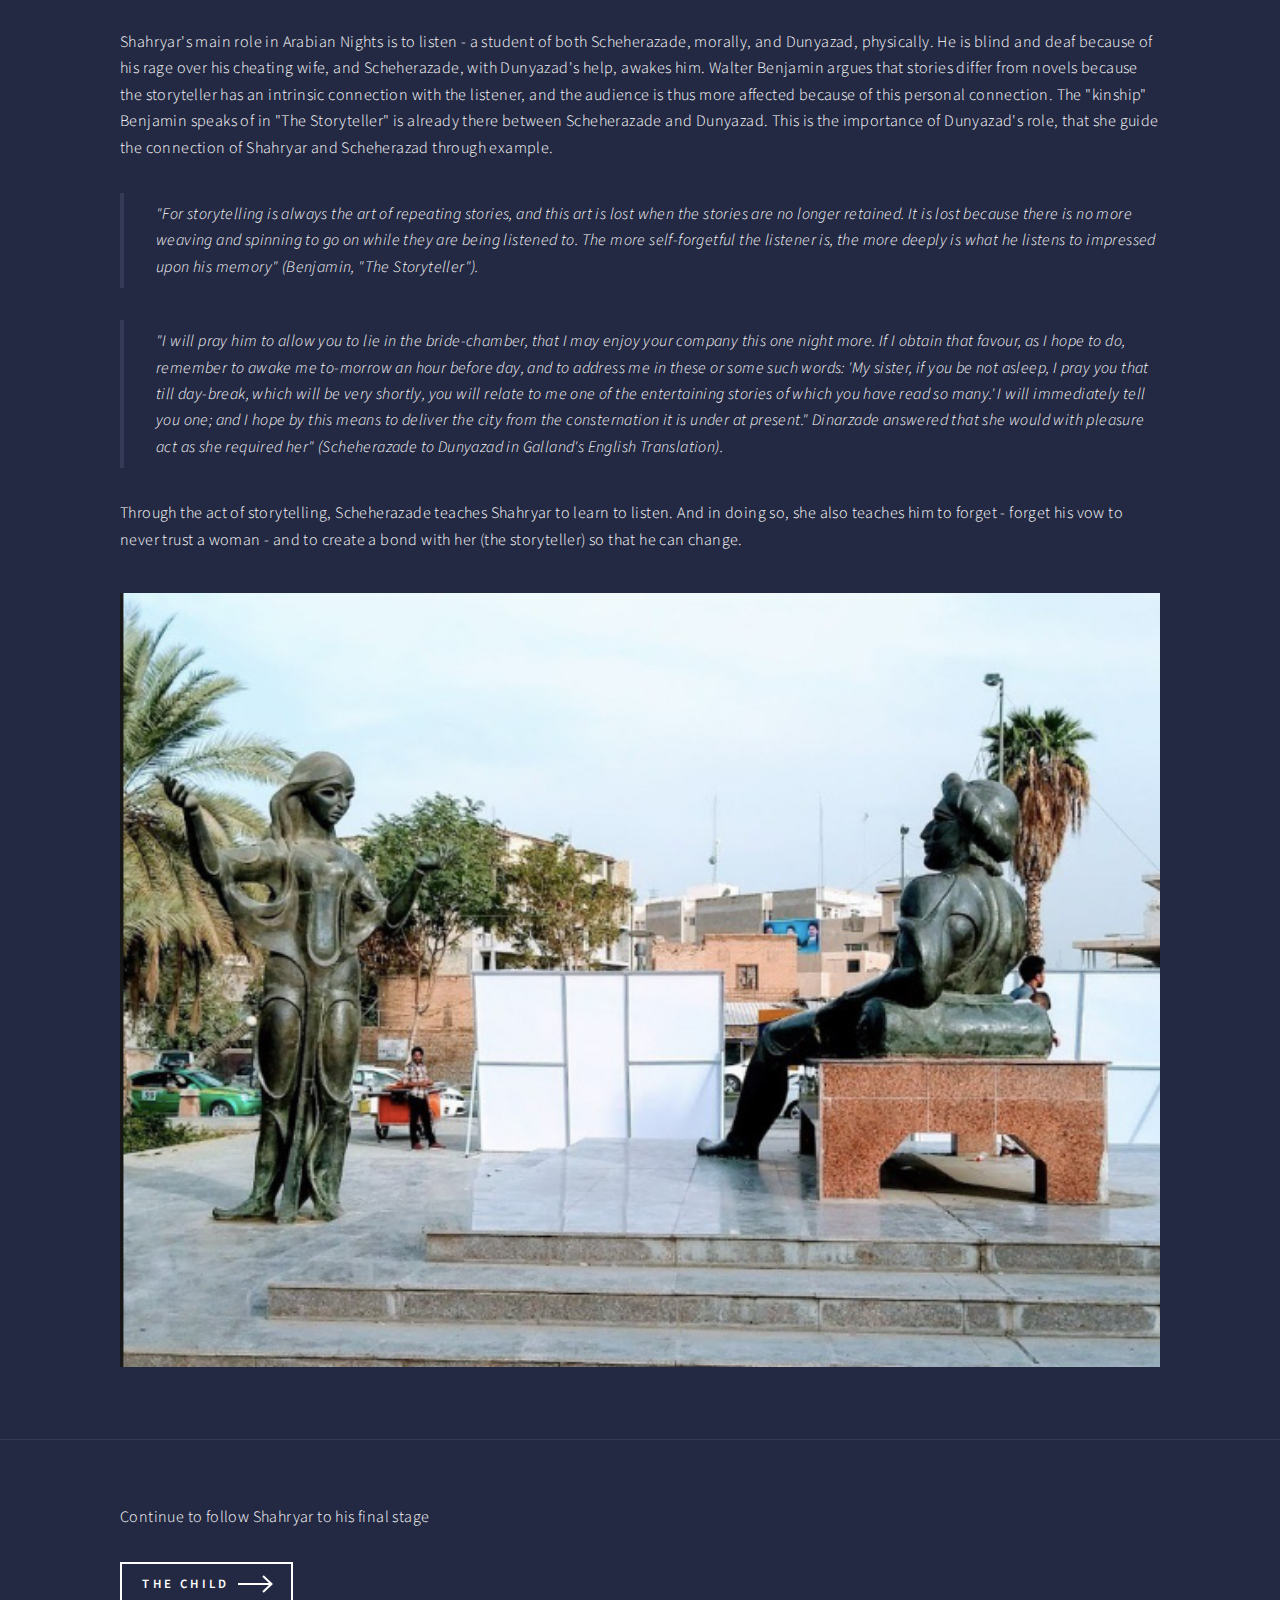
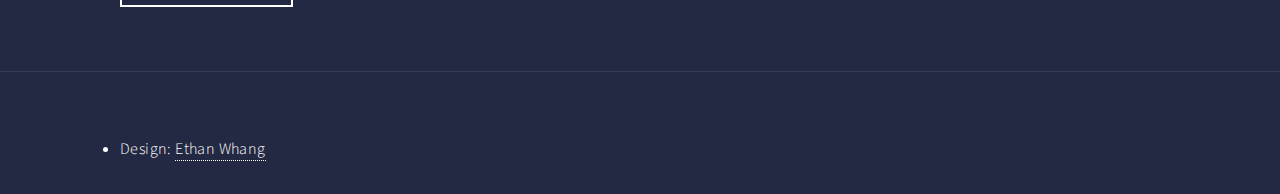
<file: listener.html>
<!DOCTYPE HTML>

<html>
<head>
    <link rel="shortcut icon" type="image/x-icon" href="favicon.ico" />
    <title>Ethan Whang's CL121 Final Project</title>
    <meta charset="utf-8">
    <meta name="viewport" content="width=device-width, initial-scale=1, user-scalable=no">
    <link rel="stylesheet" href="assets/css/main.css">
    <noscript><link rel="stylesheet" href="assets/css/noscript.css" /></noscript>
  </head>
  <body class="">

    <!-- Wrapper -->
      <div id="wrapper">

        <!-- Header -->
          <header id="header" class="reveal alt">
            <a href="ethanwhang.html" class="logo"><span>Ethan Whang</span></a>
            <nav>
            <a href="index.html" class="logo"><strong>Shahryar</strong></a>
            <nav>
              <a href="#menu">Menu</a>
            </nav>
          </header>

        <!-- Menu -->
          <nav id="menu">
            <ul class="links">
              <li><a href="theking.html">Sultan</a></li>
              <li><a href="murderer.html">Murderer</a></li>
              <li><a href="listener.html">Listener</a></li>
              <li><a href="children.html">Children</a></li>
              <li><a href="art.html">Art</a></li>
            </ul>
          </nav>

        <!-- Main -->
          <div id="main" class="alt">
            <section id="zero">
            <center><audio controls autoplay="autoplay" loop="loop">
              <source src="stories.m4a" type="audio/mp4">
                Your browser does not support the audio element.
            </audio>
            <p>Become Shahryar: Play the above clip to hear the beginning of two stories as Shahryar heard them from Scheherazade</p>
            </center>
            </section>
            <!-- One -->
              <section id="one">
                <div class="inner">
                  <header class="major">
                    <h1>Shahryar as a Listener</h1>
                  </header>
                  <span class="image main"><img src="images/pic25.jpg" alt="" /></span>
                  <p>Shahryar's main role in Arabian Nights is to listen - a student of both Scheherazade, morally, and Dunyazad, physically. He is blind and deaf because of his rage over his cheating wife, and Scheherazade, with Dunyazad's help, awakes him. Walter Benjamin argues that stories differ from novels because the storyteller has an intrinsic connection with the listener, and the audience is thus more affected because of this personal connection. The "kinship" Benjamin speaks of in "The Storyteller" is already there between Scheherazade and Dunyazad. This is the importance of Dunyazad's role, that she guide the connection of Shahryar and Scheherazad through example. </p>
                  <blockquote>"For storytelling is always the art of repeating stories, and this art is lost when the stories are no longer retained. It is lost because there is no more weaving and spinning to go on while they are being listened to. The more self-forgetful the listener is, the more deeply is what he listens to impressed upon his memory" (Benjamin, "The Storyteller").</blockquote>
                  <blockquote>"I will pray him to allow you to lie in the bride-chamber, that I may enjoy your company this one night more. If I obtain that favour, as I hope to do, remember to awake me to-morrow an hour before day, and to address me in these or some such words: 'My sister, if you be not asleep, I pray you that till day-break, which will be very shortly, you will relate to me one of the entertaining stories of which you have read so many.' I will immediately tell you one; and I hope by this means to deliver the city from the consternation it is under at present." Dinarzade answered that she would with pleasure act as she required her" (Scheherazade to Dunyazad in Galland's English Translation).</blockquote>
                  <p>Through the act of storytelling, Scheherazade teaches Shahryar to learn to listen. And in doing so, she also teaches him to forget - forget his vow to never trust a woman - and to create a bond with her (the storyteller) so that he can change. </p>
                  <span class="image main"><img src="images/pic26.jpg" alt="" /></span>
                </div>
              </section>

              <section id="two">
                <div class="inner">
                  <p>Continue to follow Shahryar to his final stage</p>
                  <ul class="actions">
                    <li><a href="children.html" class="button next">The Child</a></li>
                  </ul>
                </div>
              </section>

          </div>

        <!-- Footer -->
          <footer id="footer">
            <div class="inner">
                <li>Design: <a href="ethanwhang.html">Ethan Whang</a></li>
              </ul>
            </div>
          </footer>

      </div>

    <!-- Scripts -->
      <script src="assets/js/jquery.min.js"></script>
      <script src="assets/js/jquery.scrolly.min.js"></script>
      <script src="assets/js/jquery.scrollex.min.js"></script>
      <script src="assets/js/browser.min.js"></script>
      <script src="assets/js/breakpoints.min.js"></script>
      <script src="assets/js/util.js"></script>
      <script src="assets/js/main.js"></script>

  </body>
</html>
</file>
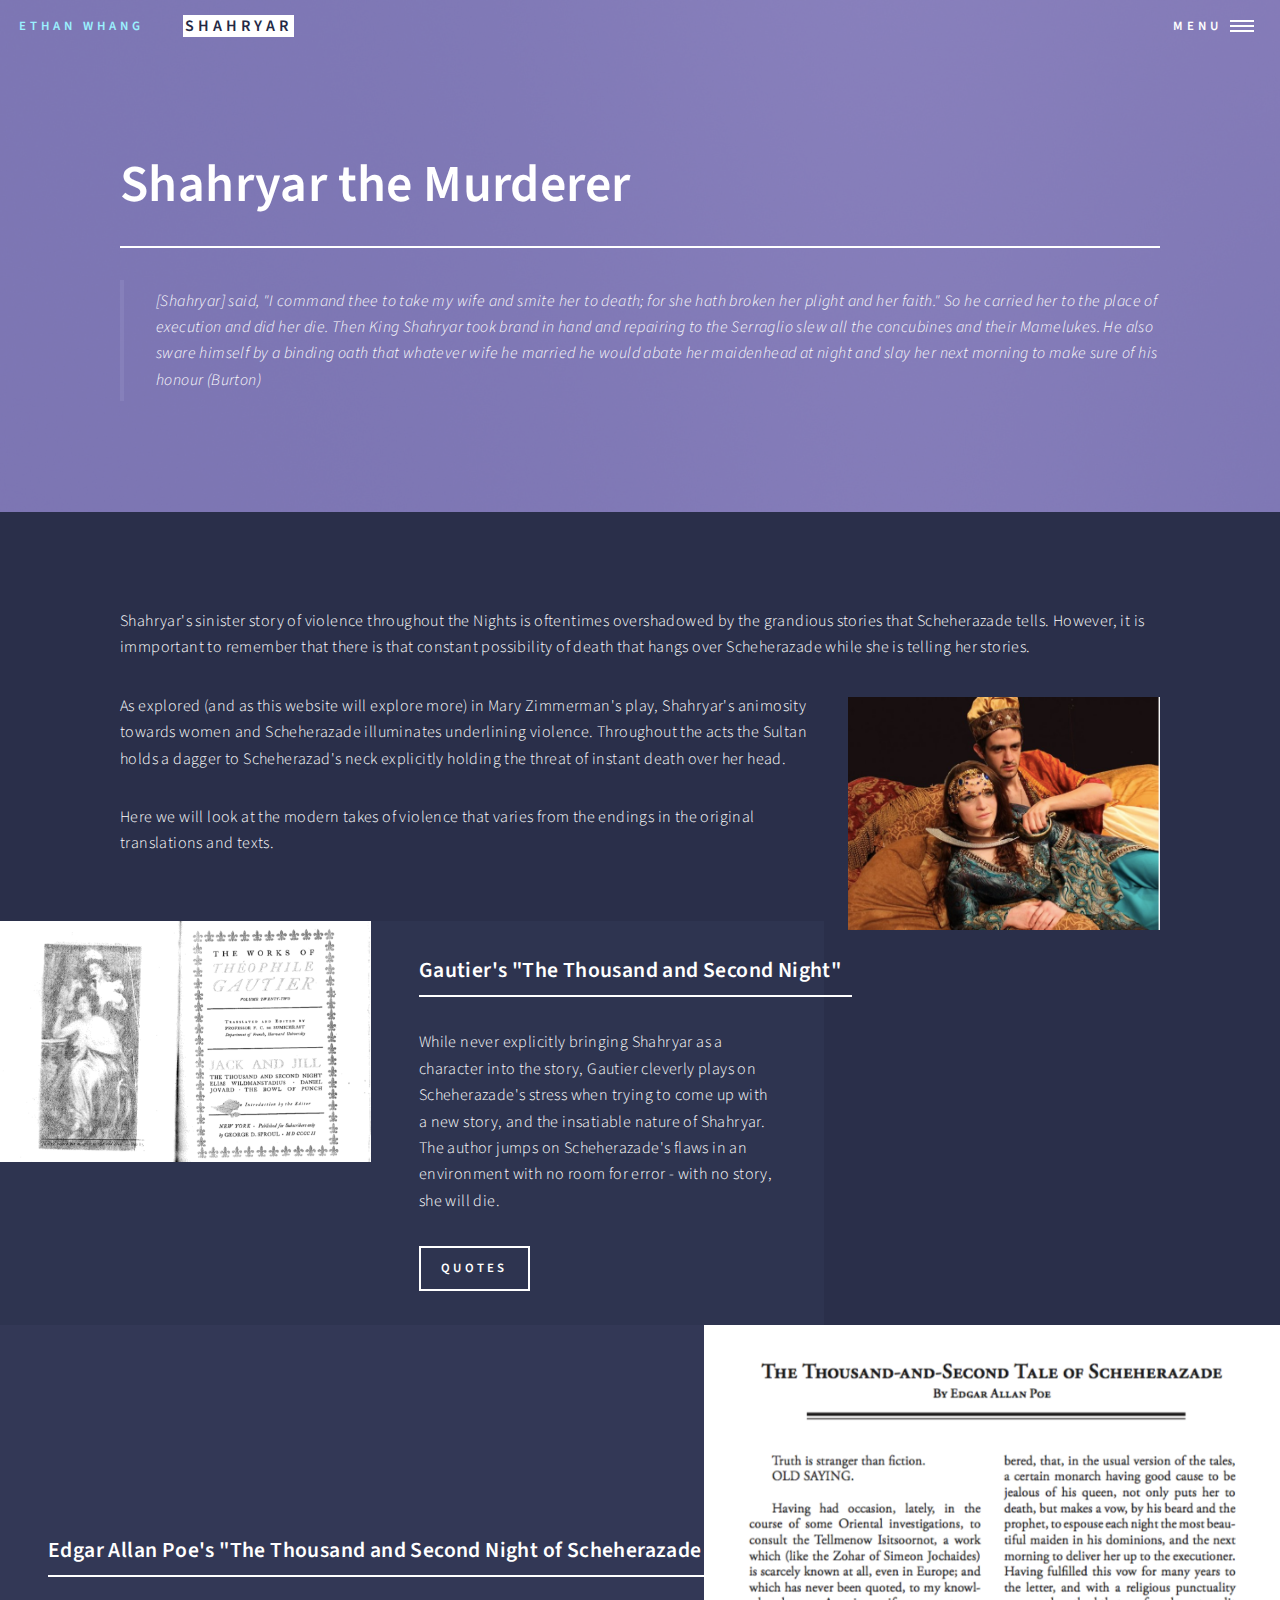
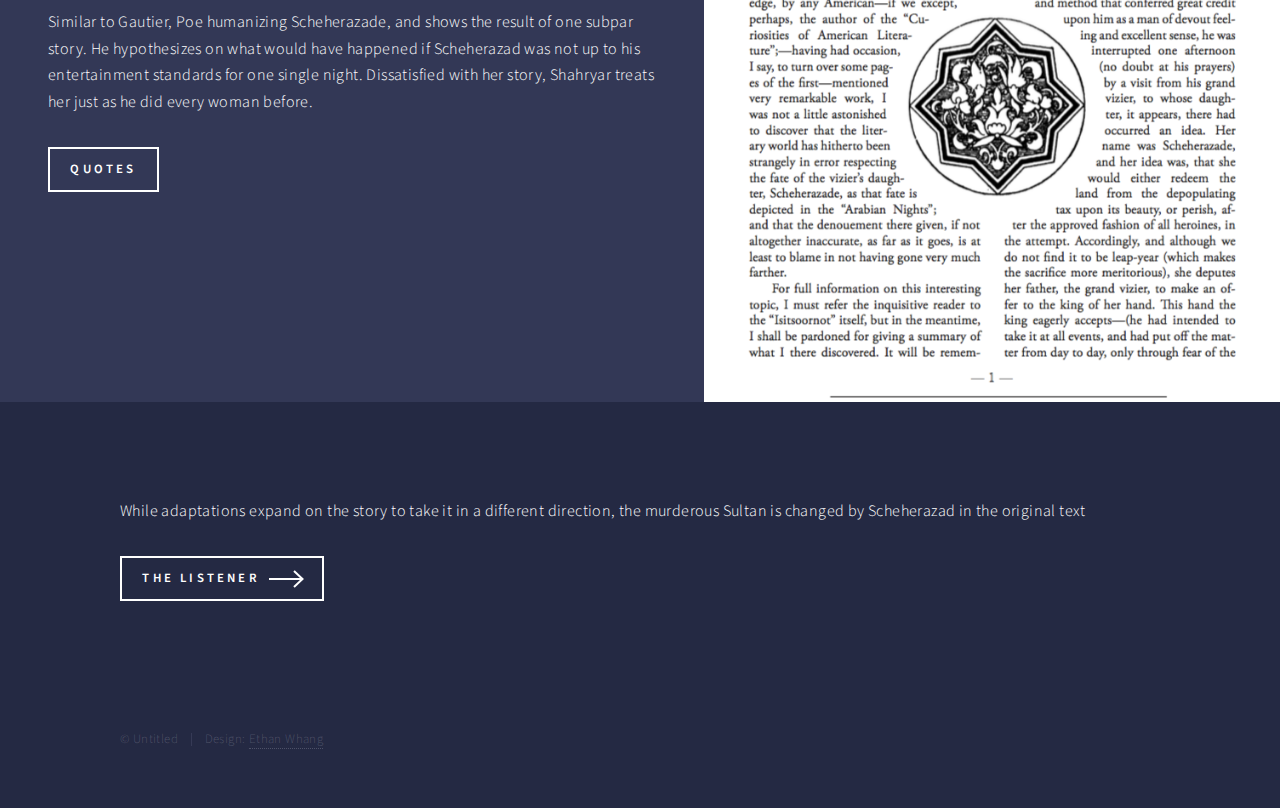
<file: murderer.html>
<!DOCTYPE HTML>

<html><head>
    <link rel="shortcut icon" type="image/x-icon" href="favicon.ico" />
    <title>Ethan Whang's CL121 Final Project</title>
    <meta charset="utf-8">
    <meta name="viewport" content="width=device-width, initial-scale=1, user-scalable=no">
    <link rel="stylesheet" href="assets/css/main.css">
    <noscript><link rel="stylesheet" href="assets/css/noscript.css" /></noscript>
  </head>
  <body class="">

    <!-- Wrapper -->
      <div id="wrapper">

        <!-- Header -->
          <header id="header" class="reveal alt">
            <a href="ethanwhang.html" class="logo"><span>Ethan Whang</span></a>
            <nav>
            <a href="index.html" class="logo"><strong>Shahryar</strong></a>
            <nav>
              <a href="#menu">Menu</a>
            </nav>
          </header>

        <!-- Menu -->
          <nav id="menu">
            <ul class="links">
              <li><a href="theking.html">Sultan</a></li>
              <li><a href="murderer.html">Murderer</a></li>
              <li><a href="listener.html">Listener</a></li>
              <li><a href="children.html">Children</a></li>
              <li><a href="art.html">Art</a></li>
            </ul>
          </nav>

        <!-- Banner -->
        <!-- Note: The "styleN" class below should match that of the header element. -->
          <section id="banner" class="style2">
            <div class="inner">
              <span class="image">
                <img src="images/pic07.jpg" alt="" />
              </span>
              <header class="major">
                <h1>Shahryar the Murderer</h1>
              </header>
              <div class="content">
                <blockquote>[Shahryar] said, "I command thee to take my wife and smite her to death; for she hath broken her plight and her faith." So he carried her to the place of execution and did her die. Then King Shahryar took brand in hand and repairing to the Serraglio slew all the concubines and their Mamelukes. He also sware himself by a binding oath that whatever wife he married he would abate her maidenhead at night and slay her next morning to make sure of his honour (Burton)</blockquote>
              </div>
            </div>
          </section>

        <!-- Main -->
          <div id="main">

            <!-- One -->
              <section id="one">
                <div class="inner">
                  <header class="major">
                  </header>
                  <p>Shahryar's sinister story of violence throughout the Nights is oftentimes overshadowed by the grandious stories that Scheherazade tells. However, it is immportant to remember that there is that constant possibility of death that hangs over Scheherazade while she is telling her stories. </p>
                  <p><span class="image right"><img src="images/pic15.jpg" alt="" /></span>As explored (and as this website will explore more) in Mary Zimmerman's play, Shahryar's animosity towards women and Scheherazade illuminates underlining violence. Throughout the acts the Sultan holds a dagger to Scheherazad's neck explicitly holding the threat of instant death over her head. </p>
                  <p>Here we will look at the modern takes of violence that varies from the endings in the original translations and texts. </p>
                </div>
              </section>

            <!-- Two -->
              <section id="two" class="spotlights">
                <section>
                  <a href="generic.html" class="image">
                    <img src="images/pic29.jpg" alt="" data-position="center center" />
                  </a>
                  <div class="content">
                    <div class="inner">
                      <header class="major">
                        <h3>Gautier's "The Thousand and Second Night"</h3>
                      </header>
                      <p>While never explicitly bringing Shahryar as a character into the story, Gautier cleverly plays on Scheherazade's stress when trying to come up with a new story, and the insatiable nature of Shahryar. The author jumps on Scheherazade's flaws in an environment with no room for error - with no story, she will die.</p>
                      <ul class="actions">
                        <li><a href="quotes1.html" class="button">Quotes</a></li>
                      </ul>
                    </div>
                  </div>
                </section>
                <section>
                  <a href="generic.html" class="image">
                    <img src="images/pic28.jpg" alt="" data-position="top center" />
                  </a>
                  <div class="content">
                    <div class="inner">
                      <header class="major">
                        <h3>Edgar Allan Poe's "The Thousand and Second Night of Scheherazade</h3>
                      </header>
                      <p>Similar to Gautier, Poe humanizing Scheherazade, and shows the result of one subpar story. He hypothesizes on what would have happened if Scheherazad was not up to his entertainment standards for one single night. Dissatisfied with her story, Shahryar treats her just as he did every woman before. </p>
                      <ul class="actions">
                        <li><a href="quotes2.html" class="button">Quotes</a></li>
                      </ul>
                    </div>
                  </div>
                </section>
          </div>

          <!-- Three -->
              <section id="three">
                <div class="inner">
                  <header class="major">
                  </header>
                  <p>While adaptations expand on the story to take it in a different direction, the murderous Sultan is changed by Scheherazad in the original text</p>
                  <ul class="actions">
                    <li><a href="listener.html" class="button next">The Listener</a></li>
                  </ul>
                </div>
              </section>

        <!-- Footer -->
          <footer id="footer">
            <div class="inner">
              <ul class="copyright">
                <li>&copy; Untitled</li><li>Design: <a href="ethanwhang.html">Ethan Whang</a></li>
              </ul>
            </div>
          </footer>

      </div>

    <!-- Scripts -->
      <script src="assets/js/jquery.min.js"></script>
      <script src="assets/js/jquery.scrolly.min.js"></script>
      <script src="assets/js/jquery.scrollex.min.js"></script>
      <script src="assets/js/browser.min.js"></script>
      <script src="assets/js/breakpoints.min.js"></script>
      <script src="assets/js/util.js"></script>
      <script src="assets/js/main.js"></script>

  </body>
</html>
</file>
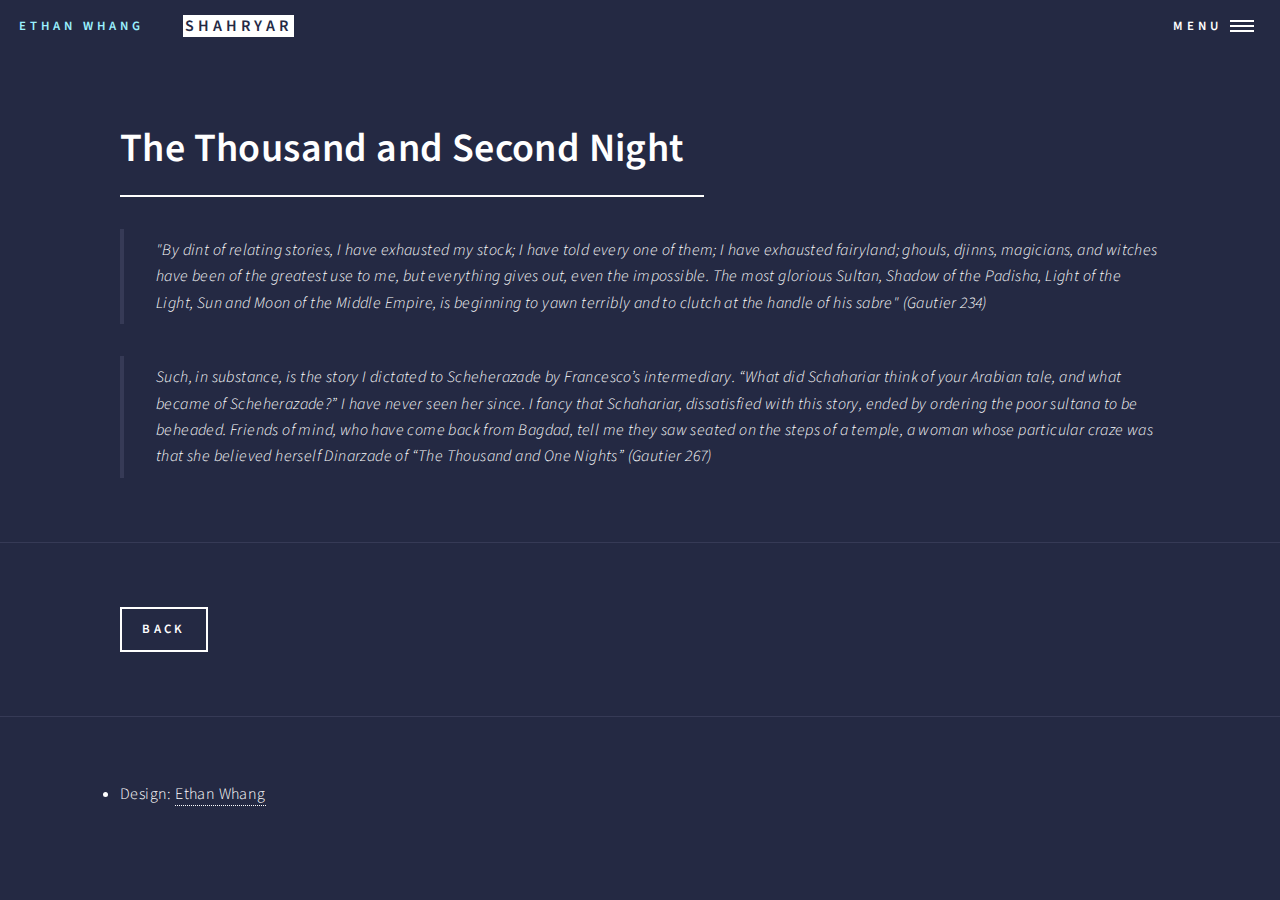
<file: quotes1.html>
<!DOCTYPE HTML>
<html><head>
    <link rel="shortcut icon" type="image/x-icon" href="favicon.ico" />
    <title>Ethan Whang's CL121 Final Project</title>
    <meta charset="utf-8">
    <meta name="viewport" content="width=device-width, initial-scale=1, user-scalable=no">
    <link rel="stylesheet" href="assets/css/main.css">
    <noscript><link rel="stylesheet" href="assets/css/noscript.css" /></noscript>
  </head>
  <body class="">

    <!-- Wrapper -->
      <div id="wrapper">

        <!-- Header -->
          <header id="header" class="reveal alt">
            <a href="ethanwhang.html" class="logo"><span>Ethan Whang</span></a>
            <nav>
            <a href="index.html" class="logo"><strong>Shahryar</strong></a>
            <nav>
              <a href="#menu">Menu</a>
            </nav>
          </header>

        <!-- Menu -->
          <nav id="menu">
            <ul class="links">
              <li><a href="theking.html">Sultan</a></li>
              <li><a href="murderer.html">Murderer</a></li>
              <li><a href="listener.html">Listener</a></li>
              <li><a href="children.html">Children</a></li>
              <li><a href="art.html">Art</a></li>
            </ul>
          </nav>

        <!-- Main -->
          <div id="main" class="alt">

            <!-- One -->
              <section id="one">
                <div class="inner">
                  <header class="major">
                    <h1>The Thousand and Second Night</h1>
                  </header>
                  <blockquote>"By dint of relating stories, I have exhausted my stock; I have told every one of them; I have exhausted fairyland; ghouls, djinns, magicians, and witches  have been of the greatest use to me, but everything gives out, even the impossible. The most glorious Sultan, Shadow of the Padisha, Light of the Light, Sun and Moon of the Middle Empire, is beginning to yawn terribly and to clutch at the handle of his sabre" (Gautier 234)</blockquote>
                  <blockquote>Such, in substance, is the story I dictated to Scheherazade by Francesco’s intermediary.
                  “What did Schahariar think of your Arabian tale, and what became of Scheherazade?”
                  I have never seen her since. I fancy that Schahariar, dissatisfied with this story, ended by ordering the poor sultana to be beheaded. Friends of mind, who have come back from Bagdad, tell me they saw seated on the steps of a temple, a woman whose particular craze was that she believed herself Dinarzade of “The Thousand and One Nights” (Gautier 267)</blockquote>

                </div>
              </section>

            <section>
              <div class="inner">
                  <ul class="actions">
                    <li><a href="murderer.html" class="button back">Back</a></li>
                  </ul>
              </div>
            </section>

          </div>

        <!-- Footer -->
          <footer id="footer">
            <div class="inner">
                <li>Design: <a href="ethanwhang.html">Ethan Whang</a></li>
              </ul>
            </div>
          </footer>

      </div>

    <!-- Scripts -->
      <script src="assets/js/jquery.min.js"></script>
      <script src="assets/js/jquery.scrolly.min.js"></script>
      <script src="assets/js/jquery.scrollex.min.js"></script>
      <script src="assets/js/browser.min.js"></script>
      <script src="assets/js/breakpoints.min.js"></script>
      <script src="assets/js/util.js"></script>
      <script src="assets/js/main.js"></script>

  </body>
</html>
</file>
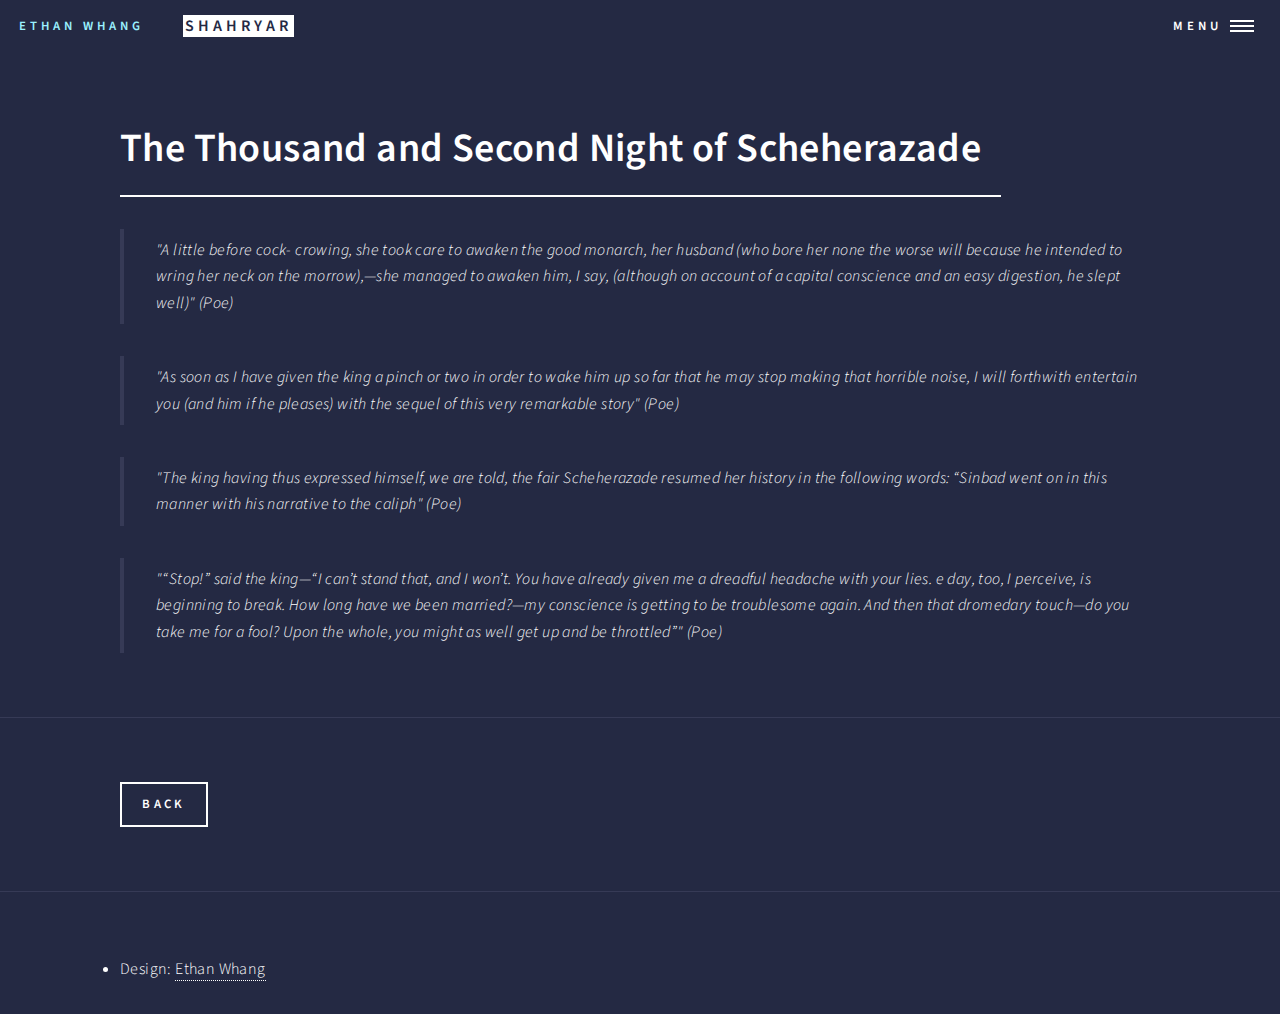
<file: quotes2.html>
<!DOCTYPE HTML>

<html><head>
    <link rel="shortcut icon" type="image/x-icon" href="favicon.ico" />
    <title>Ethan Whang's CL121 Final Project</title>
    <meta charset="utf-8">
    <meta name="viewport" content="width=device-width, initial-scale=1, user-scalable=no">
    <link rel="stylesheet" href="assets/css/main.css">
    <noscript><link rel="stylesheet" href="assets/css/noscript.css" /></noscript>
  </head>
  <body class="">

    <!-- Wrapper -->
      <div id="wrapper">

        <!-- Header -->
          <header id="header" class="reveal alt">
            <a href="ethanwhang.html" class="logo"><span>Ethan Whang</span></a>
            <nav>
            <a href="index.html" class="logo"><strong>Shahryar</strong></a>
            <nav>
              <a href="#menu">Menu</a>
            </nav>
          </header>

        <!-- Menu -->
          <nav id="menu">
            <ul class="links">
              <li><a href="theking.html">Sultan</a></li>
              <li><a href="murderer.html">Murderer</a></li>
              <li><a href="listener.html">Listener</a></li>
              <li><a href="children.html">Children</a></li>
              <li><a href="art.html">Art</a></li>
            </ul>
          </nav>

        <!-- Main -->
          <div id="main" class="alt">

            <!-- One -->
              <section id="one">
                <div class="inner">
                  <header class="major">
                    <h1>The Thousand and Second Night of Scheherazade</h1>
                  </header>
                  <blockquote>"A little before cock- crowing, she took care to awaken the good monarch, her husband (who bore her none the worse will because he intended to wring her neck on the morrow),—she managed to awaken him, I say, (although on account of a capital conscience and an easy digestion, he slept well)" (Poe)</blockquote>
                  <blockquote>"As soon as I have given the king a pinch or two in order to wake him up so far that he may stop making that horrible noise, I will forthwith entertain you (and him if he pleases) with the sequel of this very remarkable story" (Poe)</blockquote>
                  <blockquote> "The king having thus expressed himself, we are told, the fair Scheherazade resumed her history in the following words: “Sinbad went on in this manner with his narrative to the caliph" (Poe)</blockquote>
                  <blockquote>"“Stop!” said the king—“I can’t stand that, and I won’t. You have already given me a dreadful headache with your lies.  e day, too, I perceive, is beginning to break. How long have we been married?—my conscience is getting to be troublesome again. And then that dromedary touch—do you take me for a fool? Upon the whole, you might as well get up and be throttled”" (Poe)</blockquote>
                </div>
              </section>

            <section>
              <div class="inner">
                  <ul class="actions">
                    <li><a href="murderer.html" class="button back">Back</a></li>
                  </ul>
              </div>
            </section>

          </div>

        <!-- Footer -->
          <footer id="footer">
            <div class="inner">
                <li>Design: <a href="ethanwhang.html">Ethan Whang</a></li>
              </ul>
            </div>
          </footer>

      </div>

    <!-- Scripts -->
      <script src="assets/js/jquery.min.js"></script>
      <script src="assets/js/jquery.scrolly.min.js"></script>
      <script src="assets/js/jquery.scrollex.min.js"></script>
      <script src="assets/js/browser.min.js"></script>
      <script src="assets/js/breakpoints.min.js"></script>
      <script src="assets/js/util.js"></script>
      <script src="assets/js/main.js"></script>

  </body>
</html>
</file>
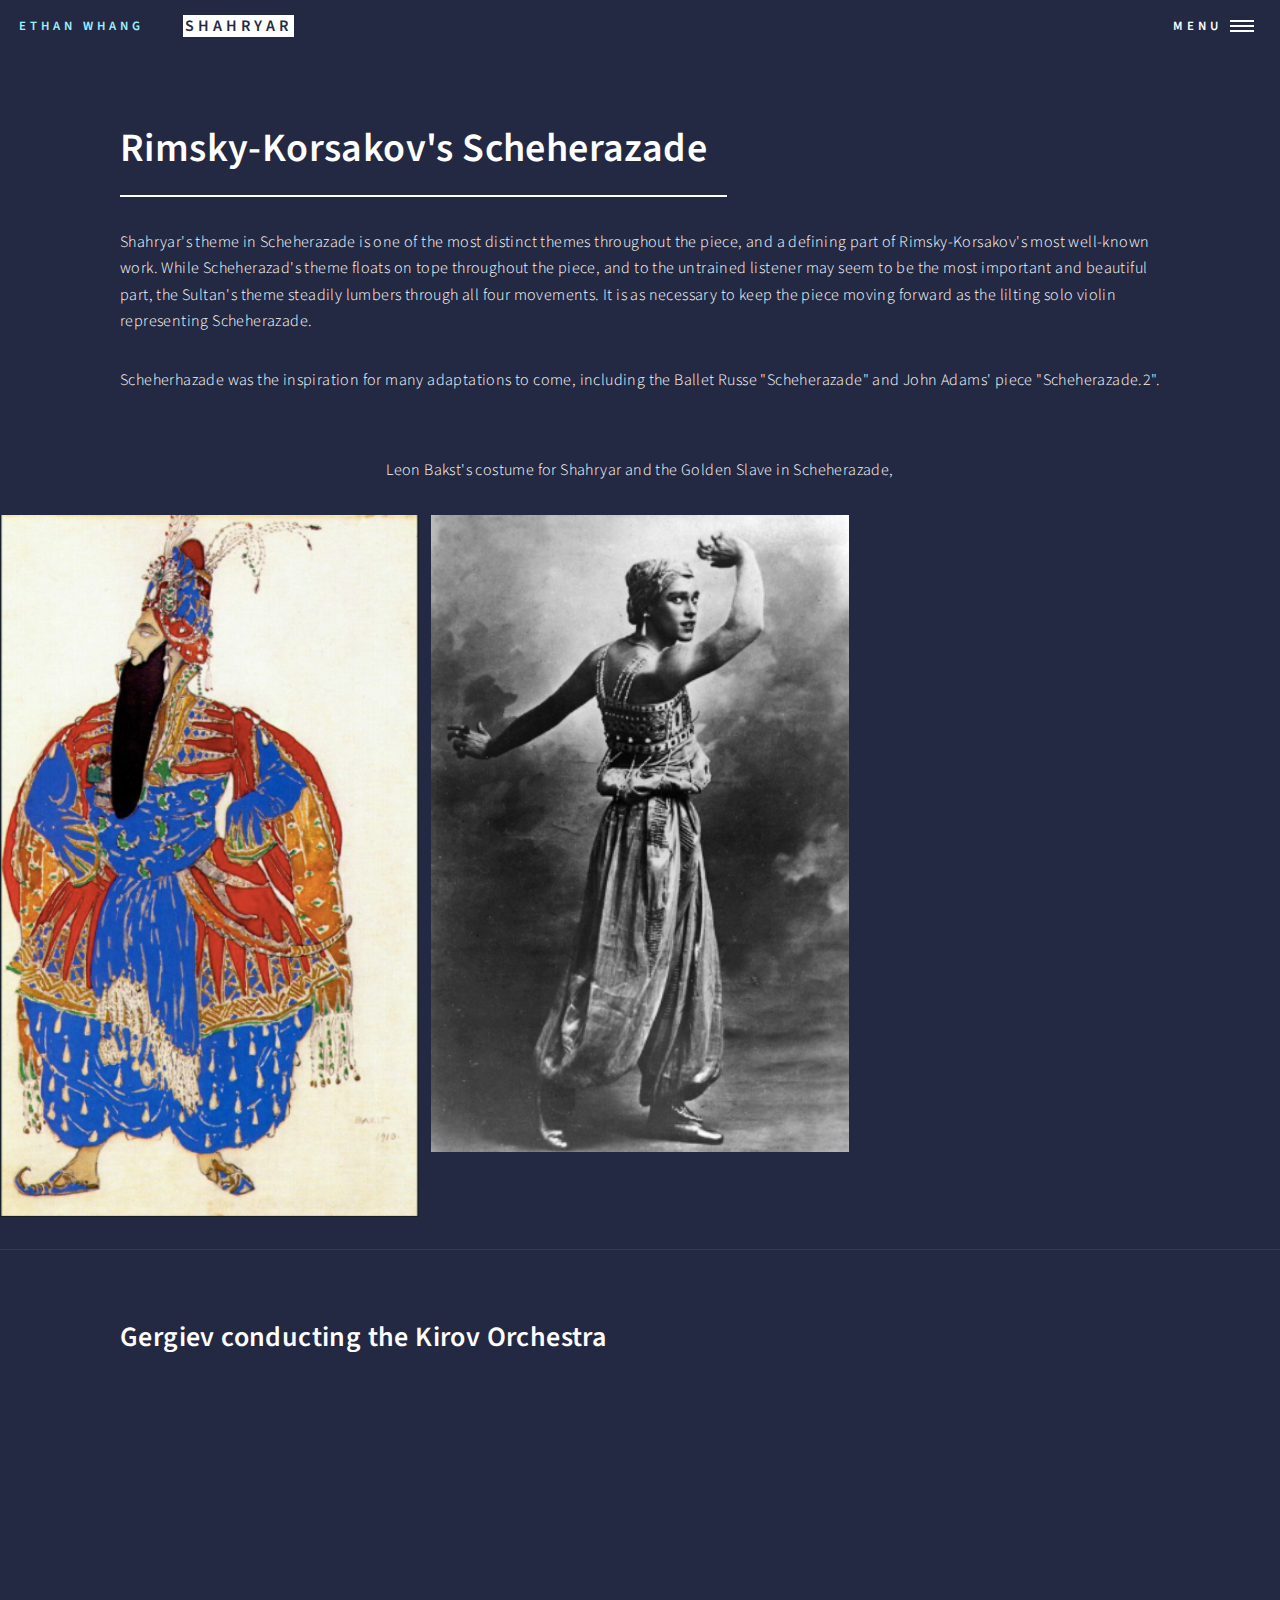
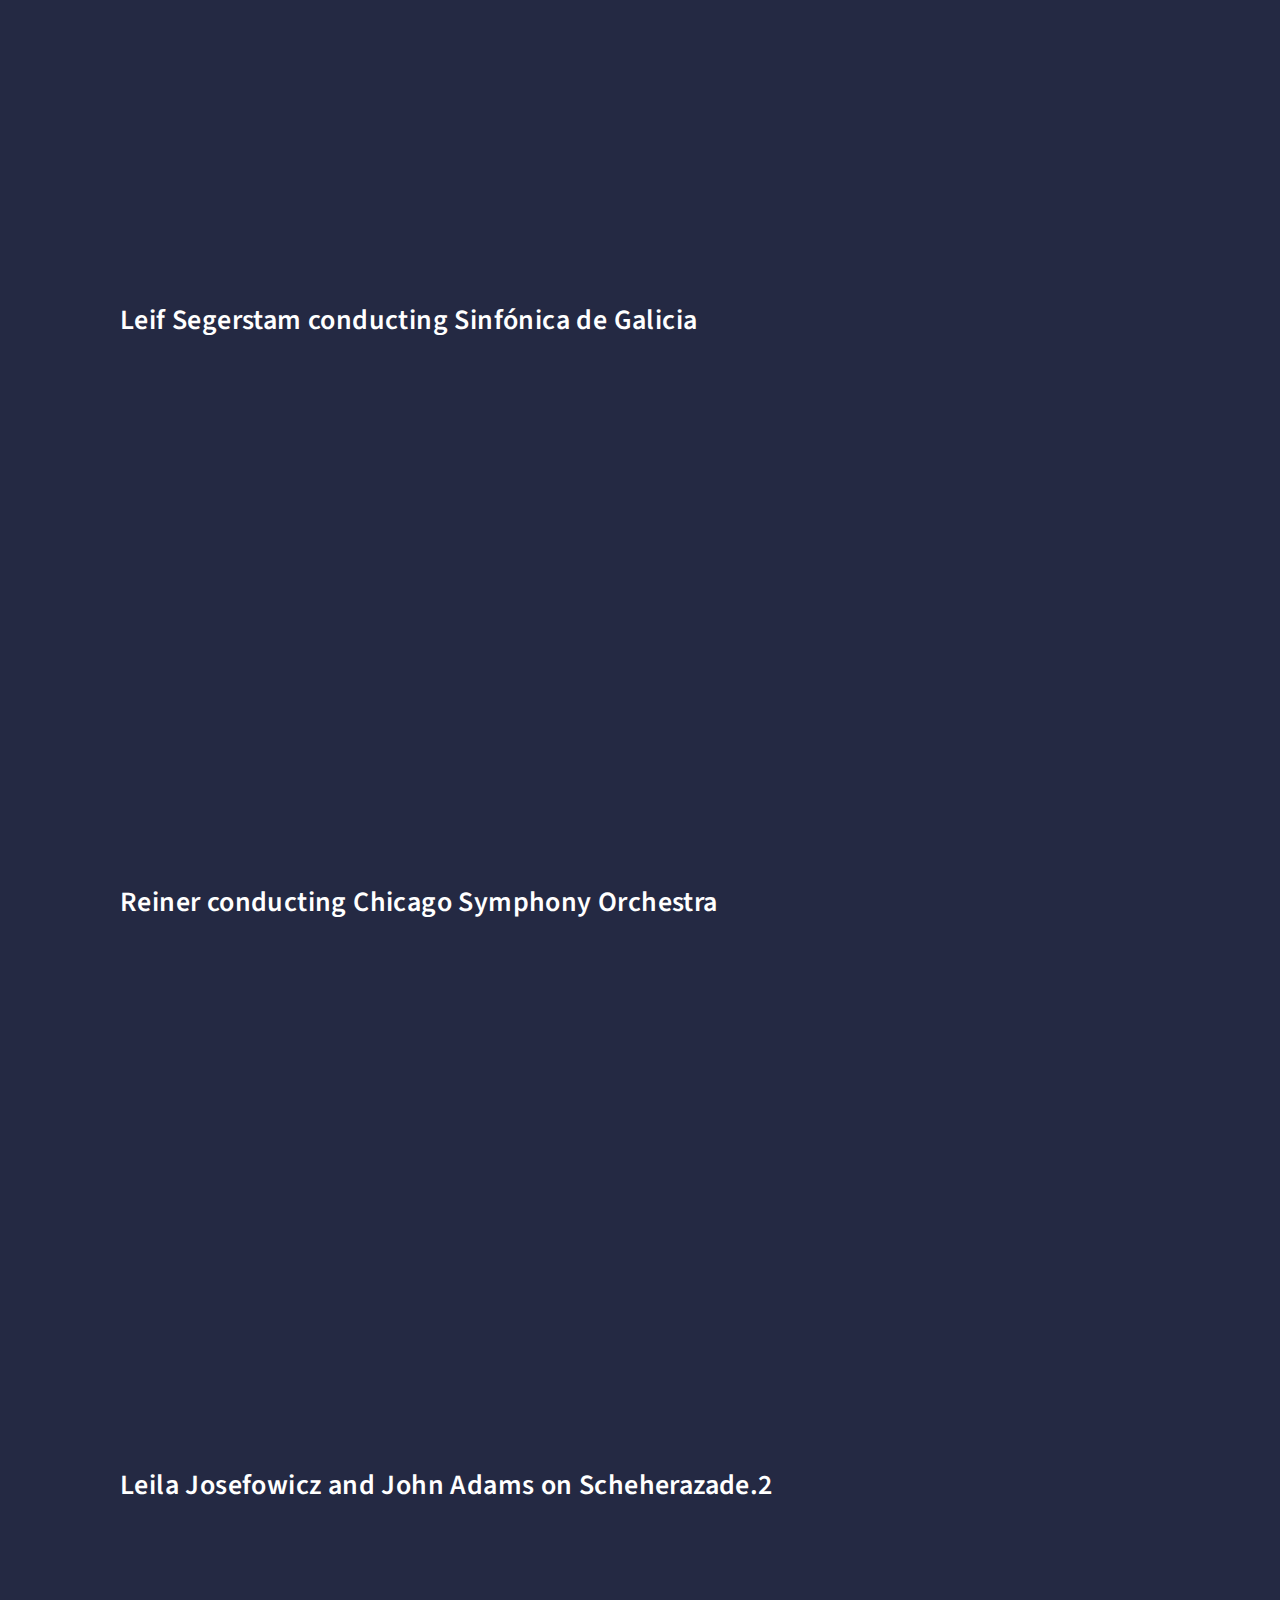
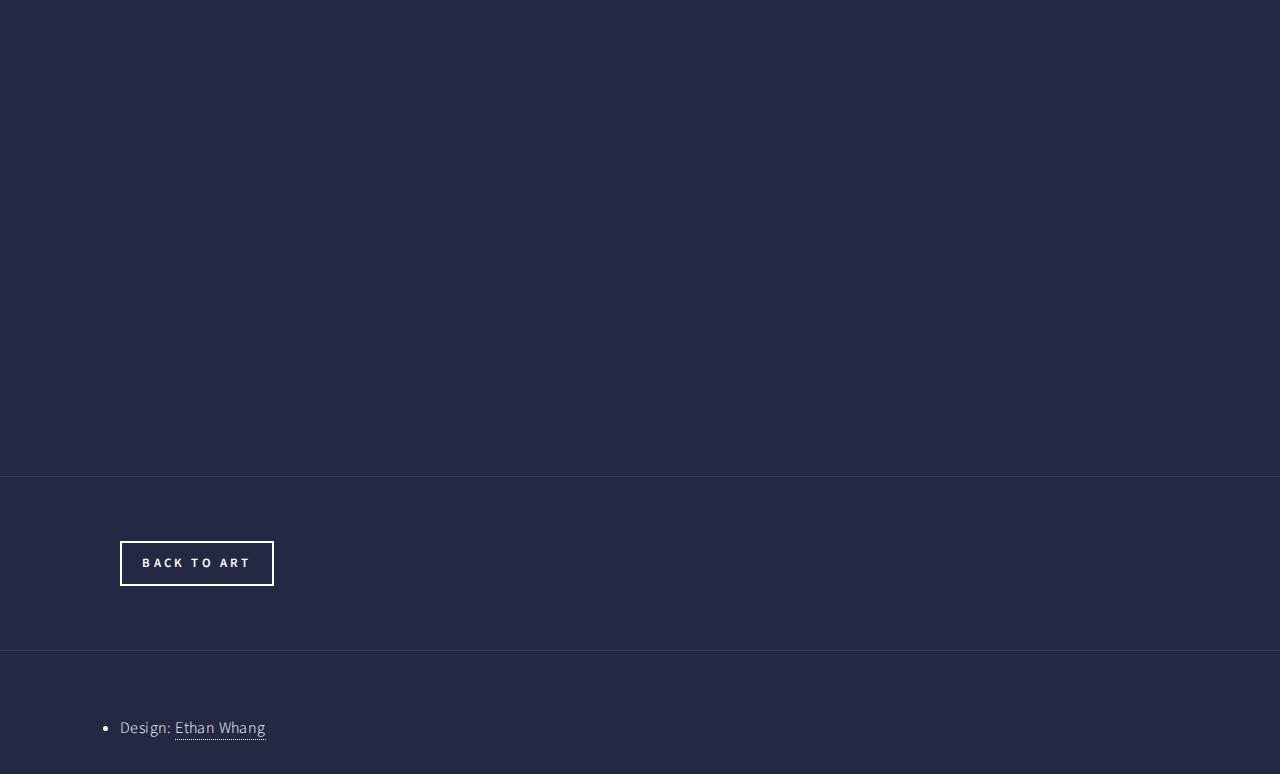
<file: rimsky.html>
<!DOCTYPE HTML>
<html><head>
    <link rel="shortcut icon" type="image/x-icon" href="favicon.ico" />
    <title>Ethan Whang's CL121 Final Project</title>
    <meta charset="utf-8">
    <meta name="viewport" content="width=device-width, initial-scale=1, user-scalable=no">
    <link rel="stylesheet" href="assets/css/main.css">
    <noscript><link rel="stylesheet" href="assets/css/noscript.css" /></noscript>
  </head>
  <body class="">

    <!-- Wrapper -->
      <div id="wrapper">

        <!-- Header -->
          <header id="header" class="reveal alt">
            <a href="ethanwhang.html" class="logo"><span>Ethan Whang</span></a>
            <nav>
            <a href="index.html" class="logo"><strong>Shahryar</strong></a>
            <nav>
              <a href="#menu">Menu</a>
            </nav>
          </header>

        <!-- Menu -->
          <nav id="menu">
            <ul class="links">
              <li><a href="theking.html">Sultan</a></li>
              <li><a href="murderer.html">Murderer</a></li>
              <li><a href="listener.html">Listener</a></li>
              <li><a href="children.html">Children</a></li>
              <li><a href="art.html">Art</a></li>
            </ul>
          </nav>

        <!-- Main -->
          <div id="main" class="alt">

            <!-- One -->
              <section id="one">
                <div class="inner">
                  <header class="major">
                    <h1>Rimsky-Korsakov's Scheherazade</h1>
                  </header>
                  <p>Shahryar's theme in Scheherazade is one of the most distinct themes throughout the piece, and a defining part of Rimsky-Korsakov's most well-known work. While Scheherazad's theme floats on tope throughout the piece, and to the untrained listener may seem to be the most important and beautiful part, the Sultan's theme steadily lumbers through all four movements. It is as necessary to keep the piece moving forward as the lilting solo violin representing Scheherazade.</p>

                  <p>Scheherhazade was the inspiration for many adaptations to come, including the Ballet Russe "Scheherazade" and John Adams' piece "Scheherazade.2".</p>
                </div>

              <center> <div class="box alt">
                  <p>Leon Bakst's costume for Shahryar and the Golden Slave in Scheherazade, </p>
                  <div class="row gtr-50 gtr-uniform">
                    <div class="col-4"><span class="image fit"><img src="images/pic01.jpg" alt="" /></span></div>
                    <div class="col-4"><span class="image fit"><img src="images/pic33.jpg" alt="" /></span></div>
                  </div>
                </div>
              </center>
              </section>

              <section>
                <div class="inner">
                <h2>Gergiev conducting the Kirov Orchestra</h2>
                <center><iframe width="800" height="500" src="https://www.youtube.com/embed/jhilYMbzTAY"></iframe></center>

                <h2>Leif Segerstam conducting Sinfónica de Galicia</h2>
                <center><iframe width="800" height="500" src="https://www.youtube.com/embed/zY4w4_W30aQ"></iframe></center>

                <h2>Reiner conducting Chicago Symphony Orchestra</h2>
                <center><iframe width="800" height="500" src="https://www.youtube.com/embed/3UqxWHQA4U4"></iframe></center>

                <h2>Leila Josefowicz and John Adams on Scheherazade.2</h2>
                <center><iframe width="800" height="500" src="https://www.youtube.com/embed/kN5SEJSqknc"></iframe></center>
                </div>
              </section>



            <section>
              <div class="inner">
                  <ul class="actions">
                    <li><a href="art.html" class="button back">Back to Art</a></li>
                  </ul>
              </div>
            </section>

          </div>

        <!-- Footer -->
          <footer id="footer">
            <div class="inner">
                <li>Design: <a href="ethanwhang.html">Ethan Whang</a></li>
              </ul>
            </div>
          </footer>

      </div>

    <!-- Scripts -->
      <script src="assets/js/jquery.min.js"></script>
      <script src="assets/js/jquery.scrolly.min.js"></script>
      <script src="assets/js/jquery.scrollex.min.js"></script>
      <script src="assets/js/browser.min.js"></script>
      <script src="assets/js/breakpoints.min.js"></script>
      <script src="assets/js/util.js"></script>
      <script src="assets/js/main.js"></script>

  </body>
</html>
</file>
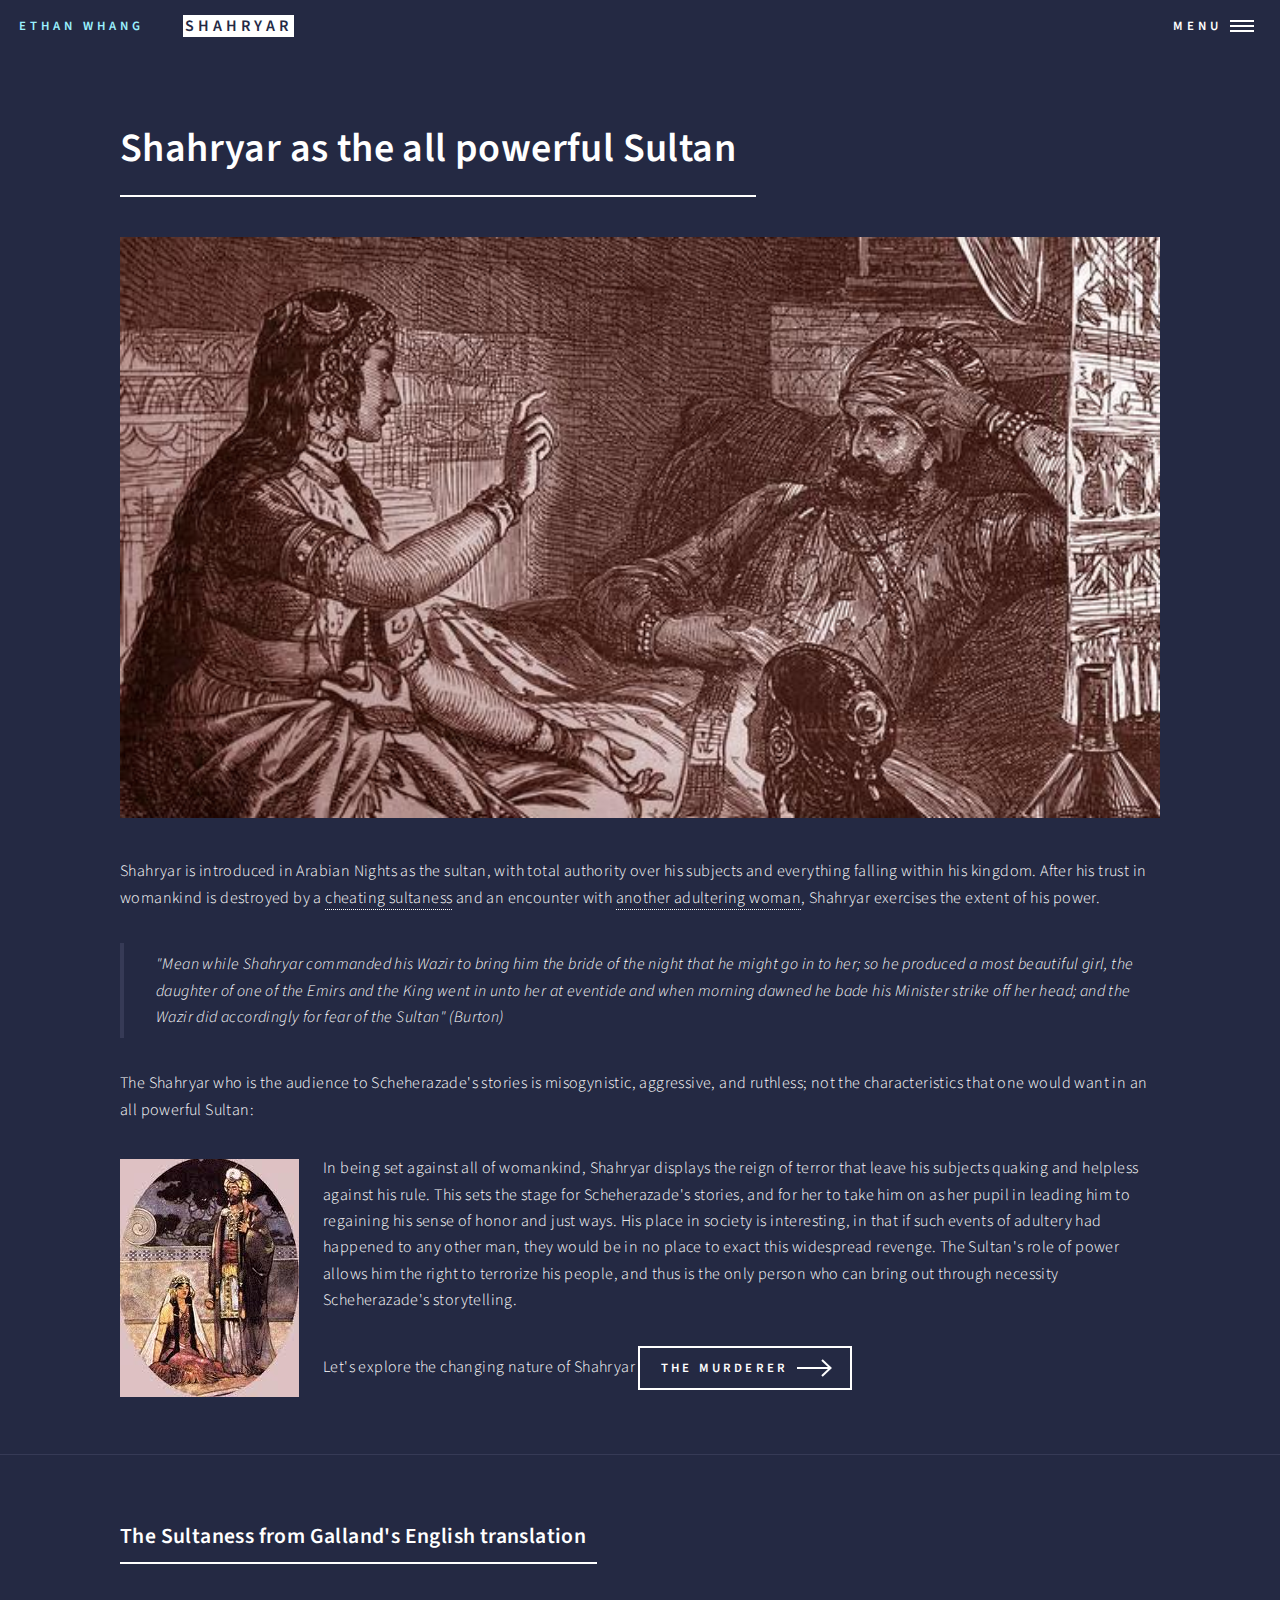
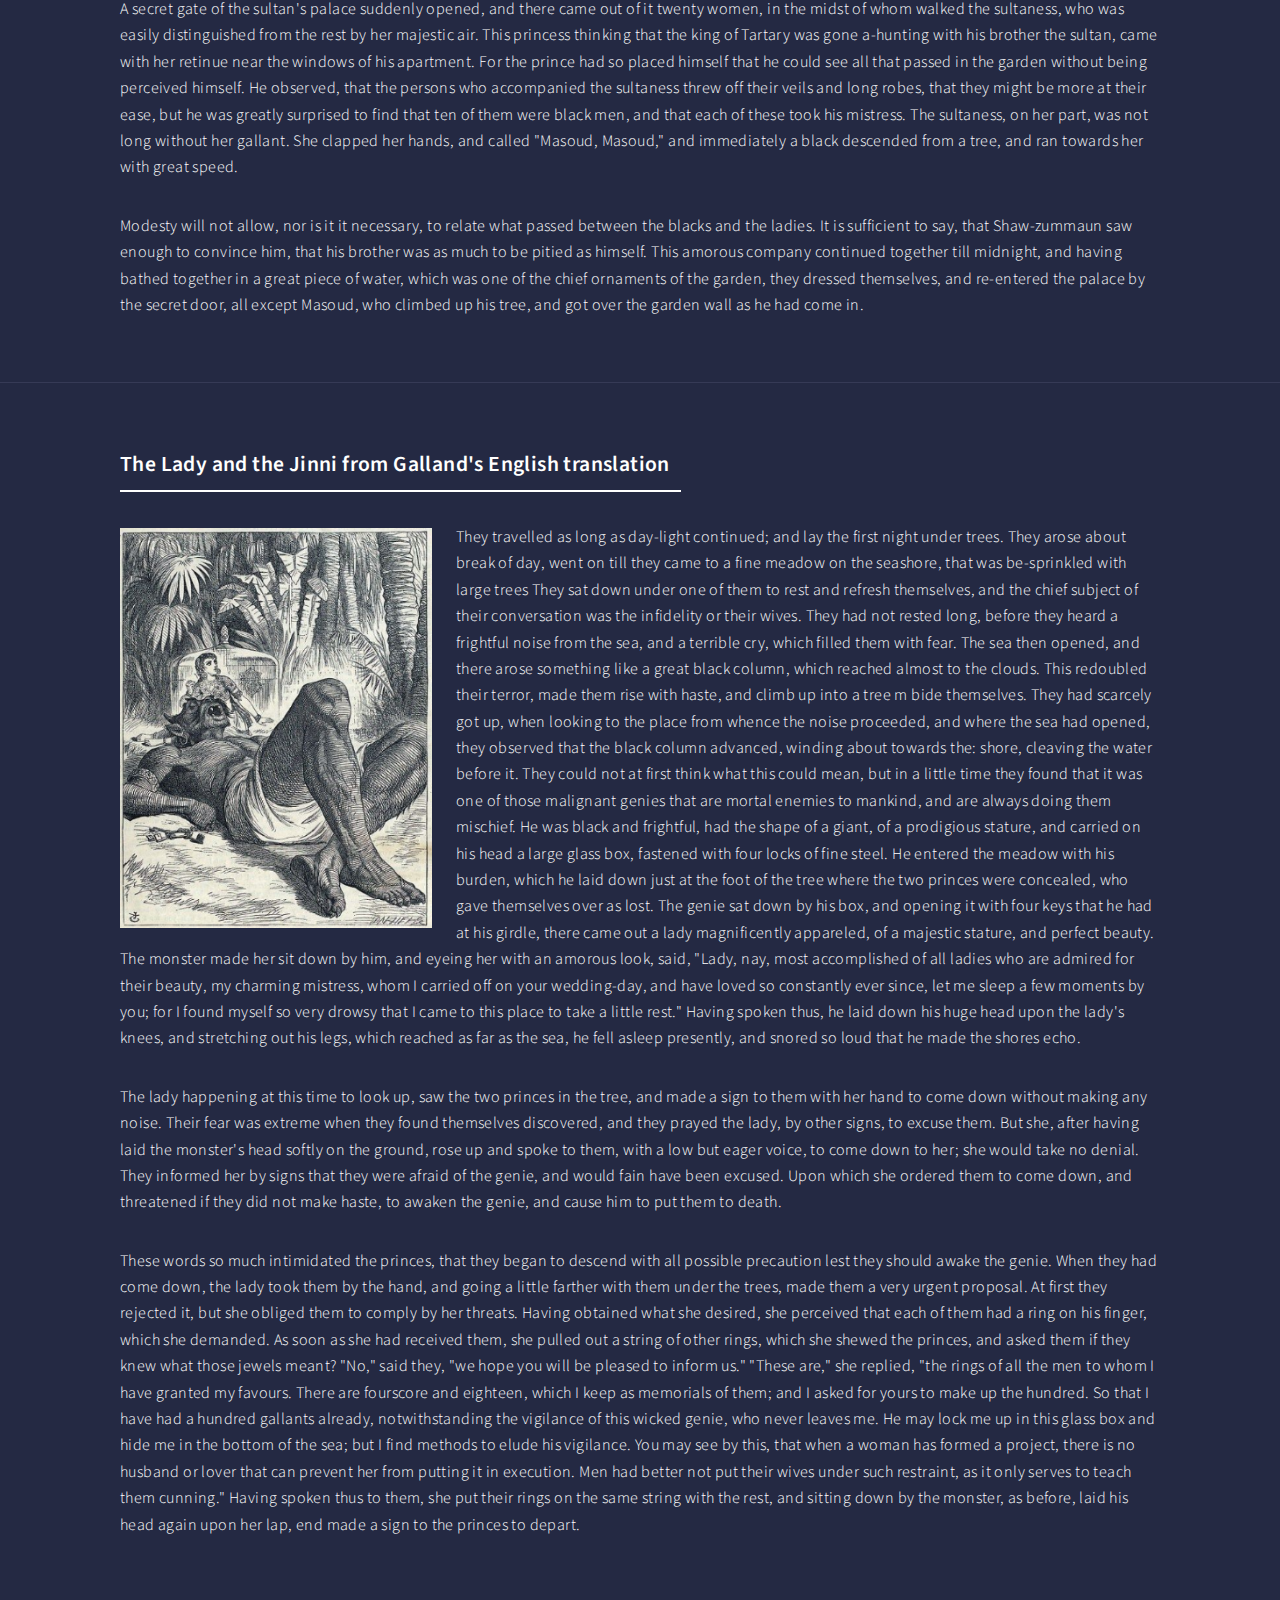
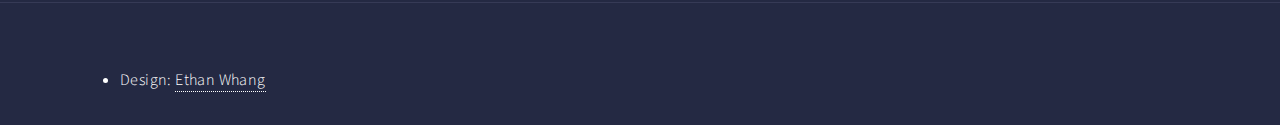
<file: theking.html>
<!DOCTYPE HTML>
<html><head>
    <link rel="shortcut icon" type="image/x-icon" href="favicon.ico" />
    <title>Ethan Whang's CL121 Final Project</title>
    <meta charset="utf-8">
    <meta name="viewport" content="width=device-width, initial-scale=1, user-scalable=no">
    <link rel="stylesheet" href="assets/css/main.css">
    <noscript><link rel="stylesheet" href="assets/css/noscript.css" /></noscript>
  </head>
  <body class="">

    <!-- Wrapper -->
      <div id="wrapper">

        <!-- Header -->
          <header id="header" class="reveal alt">
            <a href="ethanwhang.html" class="logo"><span>Ethan Whang</span></a>
            <nav>
            <a href="index.html" class="logo"><strong>Shahryar</strong></a>
            <nav>
              <a href="#menu">Menu</a>
            </nav>
          </header>

        <!-- Menu -->
          <nav id="menu">
            <ul class="links">
              <li><a href="theking.html">Sultan</a></li>
              <li><a href="murderer.html">Murderer</a></li>
              <li><a href="listener.html">Listener</a></li>
              <li><a href="children.html">Children</a></li>
              <li><a href="art.html">Art</a></li>
            </ul>
          </nav>

        <!-- Main -->
          <div id="main" class="alt">

            <!-- One -->
              <section id="one">
                <div class="inner">
                  <header class="major">
                    <h1>Shahryar as the all powerful Sultan</h1>
                  </header>
                  <span class="image main"><img src="images/pic31.jpg" alt="" /></span>
                  <p>Shahryar is introduced in Arabian Nights as the sultan, with total authority over his subjects and everything falling within his kingdom. After his trust in womankind is destroyed by a <a href="#two">cheating sultaness</a> and an encounter with <a href="#three">another adultering woman</a>, Shahryar exercises the extent of his power. </p>

                  <blockquote>"Mean while Shahryar commanded his Wazir to bring him the bride of the night that he might go in to her; so he produced a most beautiful girl, the daughter of one of the Emirs and the King went in unto her at eventide and when morning dawned he bade his Minister strike off her head; and the Wazir did accordingly for fear of the Sultan" (Burton)</blockquote>

                  <p>The Shahryar who is the audience to Scheherazade's stories is misogynistic, aggressive, and ruthless; not the characteristics that one would want in an all powerful Sultan: </p>
                  <p><span class="image left"><img src="images/pic32.jpg" alt="" /></span>In being set against all of womankind, Shahryar displays the reign of terror that leave his subjects quaking and helpless against his rule. This sets the stage for Scheherazade's stories, and for her to take him on as her pupil in leading him to regaining his sense of honor and just ways. His place in society is interesting, in that if such events of adultery had happened to any other man, they would be in no place to exact this widespread revenge. The Sultan's role of power allows him the right to terrorize his people, and thus is the only person who can bring out through necessity Scheherazade's storytelling.</p>

                  <p>Let's explore the changing nature of Shahryar <a href="murderer.html" class="button next">The Murderer</a></p>
                </div>
              </section>

            <!-- Two -->
              <section id="two">
                <div class="inner">
                  <header class="major">
                    <h3>The Sultaness from Galland's English translation</h3>
                  </header>
                  <p>A secret gate of the sultan's palace suddenly opened, and there came out of it twenty women, in the midst of whom walked the sultaness, who was easily distinguished from the rest by her majestic air. This princess thinking that the king of Tartary was gone a-hunting with his brother the sultan, came with her retinue near the windows of his apartment. For the prince had so placed himself that he could see all that passed in the garden without being perceived himself. He observed, that the persons who accompanied the sultaness threw off their veils and long robes, that they might be more at their ease, but he was greatly surprised to find that ten of them were black men, and that each of these took his mistress. The sultaness, on her part, was not long without her gallant. She clapped her hands, and called "Masoud, Masoud," and immediately a black descended from a tree, and ran towards her with great speed.</p>
                  <p>Modesty will not allow, nor is it it necessary, to relate what passed between the blacks and the ladies. It is sufficient to say, that Shaw-zummaun saw enough to convince him, that his brother was as much to be pitied as himself. This amorous company continued together till midnight, and having bathed together in a great piece of water, which was one of the chief ornaments of the garden, they dressed themselves, and re-entered the palace by the secret door, all except Masoud, who climbed up his tree, and got over the garden wall as he had come in.</p>
                </div>
              </section>

            <!-- Three -->
              <section id="three">
                <div class="inner">
                  <header class="major">
                    <h3>The Lady and the Jinni from Galland's English translation</h3>
                  </header>
                  <p><span class="image left"><img src="images/pic30.jpg" alt="" /></span>They travelled as long as day-light continued; and lay the first night under trees. They arose about break of day, went on till they came to a fine meadow on the seashore, that was be-sprinkled with large trees They sat down under one of them to rest and refresh themselves, and the chief subject of their conversation was the infidelity or their wives.
                  They had not rested long, before they heard a frightful noise from the sea, and a terrible cry, which filled them with fear. The sea then opened, and there arose something like a great black column, which reached almost to the clouds. This redoubled their terror, made them rise with haste, and climb up into a tree m bide themselves. They had scarcely got up, when looking to the place from whence the noise proceeded, and where the sea had opened, they observed that the black column advanced, winding about towards the: shore, cleaving the water before it. They could not at first think what this could mean, but in a little time they found that it was one of those malignant genies that are mortal enemies to mankind, and are always doing them mischief. He was black and frightful, had the shape of a giant, of a prodigious stature, and carried on his head a large glass box, fastened with four locks of fine steel. He entered the meadow with his burden, which he laid down just at the foot of the tree where the two princes were concealed, who gave themselves over as lost. The genie sat down by his box, and opening it with four keys that he had at his girdle, there came out a lady magnificently appareled, of a majestic stature, and perfect beauty. The monster made her sit down by him, and eyeing her with an amorous look, said, "Lady, nay, most accomplished of all ladies who are admired for their beauty, my charming mistress, whom I carried off on your wedding-day, and have loved so constantly ever since, let me sleep a few moments by you; for I found myself so very drowsy that I came to this place to take a little rest." Having spoken thus, he laid down his huge head upon the lady's knees, and stretching out his legs, which reached as far as the sea, he fell asleep presently, and snored so loud that he made the shores echo. </p>
                  <p>The lady happening at this time to look up, saw the two princes in the tree, and made a sign to them with her hand to come down without making any noise. Their fear was extreme when they found themselves discovered, and they prayed the lady, by other signs, to excuse them. But she, after having laid the monster's head softly on the ground, rose up and spoke to them, with a low but eager voice, to come down to her; she would take no denial. They informed her by signs that they were afraid of the genie, and would fain have been excused. Upon which she ordered them to come down, and threatened if they did not make haste, to awaken the genie, and cause him to put them to death.</p>
                  <p>These words so much intimidated the princes, that they began to descend with all possible precaution lest they should awake the genie. When they had come down, the lady took them by the hand, and going a little farther with them under the trees, made them a very urgent proposal. At first they rejected it, but she obliged them to comply by her threats. Having obtained what she desired, she perceived that each of them had a ring on his finger, which she demanded. As soon as she had received them, she pulled out a string of other rings, which she shewed the princes, and asked them if they knew what those jewels meant? "No," said they, "we hope you will be pleased to inform us." "These are," she replied, "the rings of all the men to whom I have granted my favours. There are fourscore and eighteen, which I keep as memorials of them; and I asked for yours to make up the hundred. So that I have had a hundred gallants already, notwithstanding the vigilance of this wicked genie, who never leaves me. He may lock me up in this glass box and hide me in the bottom of the sea; but I find methods to elude his vigilance. You may see by this, that when a woman has formed a project, there is no husband or lover that can prevent her from putting it in execution. Men had better not put their wives under such restraint, as it only serves to teach them cunning." Having spoken thus to them, she put their rings on the same string with the rest, and sitting down by the monster, as before, laid his head again upon her lap, end made a sign to the princes to depart.</p>
                </div>
              </section>


          </div>

        <!-- Footer -->
          <footer id="footer">
            <div class="inner">
                <li>Design: <a href="ethanwhang.html">Ethan Whang</a></li>
              </ul>
            </div>
          </footer>

      </div>

    <!-- Scripts -->
      <script src="assets/js/jquery.min.js"></script>
      <script src="assets/js/jquery.scrolly.min.js"></script>
      <script src="assets/js/jquery.scrollex.min.js"></script>
      <script src="assets/js/browser.min.js"></script>
      <script src="assets/js/breakpoints.min.js"></script>
      <script src="assets/js/util.js"></script>
      <script src="assets/js/main.js"></script>

  </body>
</html>
</file>
<file: assets/css/noscript.css>
/*
	Forty by HTML5 UP
	html5up.net | @ajlkn
	Free for personal and commercial use under the CCA 3.0 license (html5up.net/license)
*/

/* Banner */

	body.is-preload #banner:after {
		opacity: 0.85;
	}

	body.is-preload #banner > .inner {
		-moz-filter: none;
		-webkit-filter: none;
		-ms-filter: none;
		filter: none;
		-moz-transform: none;
		-webkit-transform: none;
		-ms-transform: none;
		transform: none;
		opacity: 1;
	}
</file>
<file: assets/css/main.css>
@import url(font-awesome.min.css);
@import url("https://fonts.googleapis.com/css?family=Source+Sans+Pro:300,300italic,600,600italic");

/*
	Forty by HTML5 UP
	html5up.net | @ajlkn
	Free for personal and commercial use under the CCA 3.0 license (html5up.net/license)
*/

html, body, div, span, applet, object,
iframe, h1, h2, h3, h4, h5, h6, p, blockquote,
pre, a, abbr, acronym, address, big, cite,
code, del, dfn, em, img, ins, kbd, q, s, samp,
small, strike, strong, sub, sup, tt, var, b,
u, i, center, dl, dt, dd, ol, ul, li, fieldset,
form, label, legend, table, caption, tbody,
tfoot, thead, tr, th, td, article, aside,
canvas, details, embed, figure, figcaption,
footer, header, hgroup, menu, nav, output, ruby,
section, summary, time, mark, audio, video {
	margin: 0;
	padding: 0;
	border: 0;
	font-size: 100%;
	font: inherit;
	vertical-align: baseline;}

article, aside, details, figcaption, figure,
footer, header, hgroup, menu, nav, section {
	display: block;}

body {
	line-height: 1;
}

ol, ul {
	list-style: none;
}

blockquote, q {
	quotes: none;
}

	blockquote:before, blockquote:after, q:before, q:after {
		content: '';
		content: none;
	}

table {
	border-collapse: collapse;
	border-spacing: 0;
}

body {
	-webkit-text-size-adjust: none;
}

mark {
	background-color: transparent;
	color: inherit;
}

input::-moz-focus-inner {
	border: 0;
	padding: 0;
}

input, select, textarea {
	-moz-appearance: none;
	-webkit-appearance: none;
	-ms-appearance: none;
	appearance: none;
}

/* Basic */

	@-ms-viewport {
		width: device-width;
	}

	body {
		-ms-overflow-style: scrollbar;
	}

	@media screen and (max-width: 480px) {

		html, body {
			min-width: 320px;
		}

	}

	html {
		box-sizing: border-box;
	}

	*, *:before, *:after {
		box-sizing: border-box;
	}

	body {
		background: #242943;
	}

		body.is-preload *, body.is-preload *:before, body.is-preload *:after {
			-moz-animation: none !important;
			-webkit-animation: none !important;
			-ms-animation: none !important;
			animation: none !important;
			-moz-transition: none !important;
			-webkit-transition: none !important;
			-ms-transition: none !important;
			transition: none !important;
		}

/* Type */

	body, input, select, textarea {
		color: #ffffff;
		font-family: "Source Sans Pro", Helvetica, sans-serif;
		font-size: 17pt;
		font-weight: 300;
		letter-spacing: 0.025em;
		line-height: 1.65;
	}

		@media screen and (max-width: 1680px) {

			body, input, select, textarea {
				font-size: 14pt;
			}

		}

		@media screen and (max-width: 1280px) {

			body, input, select, textarea {
				font-size: 12pt;
			}

		}

		@media screen and (max-width: 360px) {

			body, input, select, textarea {
				font-size: 11pt;
			}

		}

	a {
		-moz-transition: color 0.2s ease-in-out, border-bottom-color 0.2s ease-in-out;
		-webkit-transition: color 0.2s ease-in-out, border-bottom-color 0.2s ease-in-out;
		-ms-transition: color 0.2s ease-in-out, border-bottom-color 0.2s ease-in-out;
		transition: color 0.2s ease-in-out, border-bottom-color 0.2s ease-in-out;
		border-bottom: dotted 1px;
		color: inherit;
		text-decoration: none;
	}

		a:hover {
			border-bottom-color: transparent;
			color: #9bf1ff !important;
		}

		a:active {
			color: #53e3fb !important;
		}

	strong, b {
		color: #ffffff;
		font-weight: 600;
	}

	em, i {
		font-style: italic;
	}

	p {
		margin: 0 0 2em 0;
	}

	h1, h2, h3, h4, h5, h6 {
		color: #ffffff;
		font-weight: 600;
		line-height: 1.65;
		margin: 0 0 1em 0;
	}

		h1 a, h2 a, h3 a, h4 a, h5 a, h6 a {
			color: inherit;
			border-bottom: 0;
		}

	h1 {
		font-size: 2.5em;
	}

	h2 {
		font-size: 1.75em;
	}

	h3 {
		font-size: 1.35em;
	}

	h4 {
		font-size: 1.1em;
	}

	h5 {
		font-size: 0.9em;
	}

	h6 {
		font-size: 0.7em;
	}

	@media screen and (max-width: 736px) {

		h1 {
			font-size: 2em;
		}

		h2 {
			font-size: 1.5em;
		}

		h3 {
			font-size: 1.25em;
		}

	}

	sub {
		font-size: 0.8em;
		position: relative;
		top: 0.5em;
	}

	sup {
		font-size: 0.8em;
		position: relative;
		top: -0.5em;
	}

	blockquote {
		border-left: solid 4px rgba(212, 212, 255, 0.1);
		font-style: italic;
		margin: 0 0 2em 0;
		padding: 0.5em 0 0.5em 2em;
	}

	code {
		background: rgba(212, 212, 255, 0.035);
		font-family: "Courier New", monospace;
		font-size: 0.9em;
		margin: 0 0.25em;
		padding: 0.25em 0.65em;
	}

	pre {
		-webkit-overflow-scrolling: touch;
		font-family: "Courier New", monospace;
		font-size: 0.9em;
		margin: 0 0 2em 0;
	}

		pre code {
			display: block;
			line-height: 1.75;
			padding: 1em 1.5em;
			overflow-x: auto;
		}

	hr {
		border: 0;
		border-bottom: solid 1px rgba(212, 212, 255, 0.1);
		margin: 2em 0;
	}

		hr.major {
			margin: 3em 0;
		}

	.align-left {
		text-align: left;
	}

	.align-center {
		text-align: center;
	}

	.align-right {
		text-align: right;
	}

/* Row */

	.row {
		display: flex;
		flex-wrap: wrap;
		box-sizing: border-box;
		align-items: stretch;
	}

		.row > * {
			box-sizing: border-box;
		}

		.row.gtr-uniform > * > :last-child {
			margin-bottom: 0;
		}

		.row.aln-left {
			justify-content: flex-start;
		}

		.row.aln-center {
			justify-content: center;
		}

		.row.aln-right {
			justify-content: flex-end;
		}

		.row.aln-top {
			align-items: flex-start;
		}

		.row.aln-middle {
			align-items: center;
		}

		.row.aln-bottom {
			align-items: flex-end;
		}

		.row > .imp {
			order: -1;
		}

		.row > .col-1 {
			width: 8.3333333333%;
		}

		.row > .off-1 {
			margin-left: 8.3333333333%;
		}

		.row > .col-2 {
			width: 16.6666666667%;
		}

		.row > .off-2 {
			margin-left: 16.6666666667%;
		}

		.row > .col-3 {
			width: 25%;
		}

		.row > .off-3 {
			margin-left: 25%;
		}

		.row > .col-4 {
			width: 33.3333333333%;
		}

		.row > .off-4 {
			margin-left: 33.3333333333%;
		}

		.row > .col-5 {
			width: 41.6666666667%;
		}

		.row > .off-5 {
			margin-left: 41.6666666667%;
		}

		.row > .col-6 {
			width: 50%;
		}

		.row > .off-6 {
			margin-left: 50%;
		}

		.row > .col-7 {
			width: 58.3333333333%;
		}

		.row > .off-7 {
			margin-left: 58.3333333333%;
		}

		.row > .col-8 {
			width: 66.6666666667%;
		}

		.row > .off-8 {
			margin-left: 66.6666666667%;
		}

		.row > .col-9 {
			width: 75%;
		}

		.row > .off-9 {
			margin-left: 75%;
		}

		.row > .col-10 {
			width: 83.3333333333%;
		}

		.row > .off-10 {
			margin-left: 83.3333333333%;
		}

		.row > .col-11 {
			width: 91.6666666667%;
		}

		.row > .off-11 {
			margin-left: 91.6666666667%;
		}

		.row > .col-12 {
			width: 100%;
		}

		.row > .off-12 {
			margin-left: 100%;
		}

		.row.gtr-0 {
			margin-top: 0;
			margin-left: 0em;
		}

			.row.gtr-0 > * {
				padding: 0 0 0 0em;
			}

			.row.gtr-0.gtr-uniform {
				margin-top: 0em;
			}

				.row.gtr-0.gtr-uniform > * {
					padding-top: 0em;
				}

		.row.gtr-25 {
			margin-top: 0;
			margin-left: -0.5em;
		}

			.row.gtr-25 > * {
				padding: 0 0 0 0.5em;
			}

			.row.gtr-25.gtr-uniform {
				margin-top: -0.5em;
			}

				.row.gtr-25.gtr-uniform > * {
					padding-top: 0.5em;
				}

		.row.gtr-50 {
			margin-top: 0;
			margin-left: -1em;
		}

			.row.gtr-50 > * {
				padding: 0 0 0 1em;
			}

			.row.gtr-50.gtr-uniform {
				margin-top: -1em;
			}

				.row.gtr-50.gtr-uniform > * {
					padding-top: 1em;
				}

		.row {
			margin-top: 0;
			margin-left: -2em;
		}

			.row > * {
				padding: 0 0 0 2em;
			}

			.row.gtr-uniform {
				margin-top: -2em;
			}

				.row.gtr-uniform > * {
					padding-top: 2em;
				}

		.row.gtr-150 {
			margin-top: 0;
			margin-left: -3em;
		}

			.row.gtr-150 > * {
				padding: 0 0 0 3em;
			}

			.row.gtr-150.gtr-uniform {
				margin-top: -3em;
			}

				.row.gtr-150.gtr-uniform > * {
					padding-top: 3em;
				}

		.row.gtr-200 {
			margin-top: 0;
			margin-left: -4em;
		}

			.row.gtr-200 > * {
				padding: 0 0 0 4em;
			}

			.row.gtr-200.gtr-uniform {
				margin-top: -4em;
			}

				.row.gtr-200.gtr-uniform > * {
					padding-top: 4em;
				}

		@media screen and (max-width: 1680px) {

			.row {
				display: flex;
				flex-wrap: wrap;
				box-sizing: border-box;
				align-items: stretch;
			}

				.row > * {
					box-sizing: border-box;
				}

				.row.gtr-uniform > * > :last-child {
					margin-bottom: 0;
				}

				.row.aln-left {
					justify-content: flex-start;
				}

				.row.aln-center {
					justify-content: center;
				}

				.row.aln-right {
					justify-content: flex-end;
				}

				.row.aln-top {
					align-items: flex-start;
				}

				.row.aln-middle {
					align-items: center;
				}

				.row.aln-bottom {
					align-items: flex-end;
				}

				.row > .imp-xlarge {
					order: -1;
				}

				.row > .col-1-xlarge {
					width: 8.3333333333%;
				}

				.row > .off-1-xlarge {
					margin-left: 8.3333333333%;
				}

				.row > .col-2-xlarge {
					width: 16.6666666667%;
				}

				.row > .off-2-xlarge {
					margin-left: 16.6666666667%;
				}

				.row > .col-3-xlarge {
					width: 25%;
				}

				.row > .off-3-xlarge {
					margin-left: 25%;
				}

				.row > .col-4-xlarge {
					width: 33.3333333333%;
				}

				.row > .off-4-xlarge {
					margin-left: 33.3333333333%;
				}

				.row > .col-5-xlarge {
					width: 41.6666666667%;
				}

				.row > .off-5-xlarge {
					margin-left: 41.6666666667%;
				}

				.row > .col-6-xlarge {
					width: 50%;
				}

				.row > .off-6-xlarge {
					margin-left: 50%;
				}

				.row > .col-7-xlarge {
					width: 58.3333333333%;
				}

				.row > .off-7-xlarge {
					margin-left: 58.3333333333%;
				}

				.row > .col-8-xlarge {
					width: 66.6666666667%;
				}

				.row > .off-8-xlarge {
					margin-left: 66.6666666667%;
				}

				.row > .col-9-xlarge {
					width: 75%;
				}

				.row > .off-9-xlarge {
					margin-left: 75%;
				}

				.row > .col-10-xlarge {
					width: 83.3333333333%;
				}

				.row > .off-10-xlarge {
					margin-left: 83.3333333333%;
				}

				.row > .col-11-xlarge {
					width: 91.6666666667%;
				}

				.row > .off-11-xlarge {
					margin-left: 91.6666666667%;
				}

				.row > .col-12-xlarge {
					width: 100%;
				}

				.row > .off-12-xlarge {
					margin-left: 100%;
				}

				.row.gtr-0 {
					margin-top: 0;
					margin-left: 0em;
				}

					.row.gtr-0 > * {
						padding: 0 0 0 0em;
					}

					.row.gtr-0.gtr-uniform {
						margin-top: 0em;
					}

						.row.gtr-0.gtr-uniform > * {
							padding-top: 0em;
						}

				.row.gtr-25 {
					margin-top: 0;
					margin-left: -0.5em;
				}

					.row.gtr-25 > * {
						padding: 0 0 0 0.5em;
					}

					.row.gtr-25.gtr-uniform {
						margin-top: -0.5em;
					}

						.row.gtr-25.gtr-uniform > * {
							padding-top: 0.5em;
						}

				.row.gtr-50 {
					margin-top: 0;
					margin-left: -1em;
				}

					.row.gtr-50 > * {
						padding: 0 0 0 1em;
					}

					.row.gtr-50.gtr-uniform {
						margin-top: -1em;
					}

						.row.gtr-50.gtr-uniform > * {
							padding-top: 1em;
						}

				.row {
					margin-top: 0;
					margin-left: -2em;
				}

					.row > * {
						padding: 0 0 0 2em;
					}

					.row.gtr-uniform {
						margin-top: -2em;
					}

						.row.gtr-uniform > * {
							padding-top: 2em;
						}

				.row.gtr-150 {
					margin-top: 0;
					margin-left: -3em;
				}

					.row.gtr-150 > * {
						padding: 0 0 0 3em;
					}

					.row.gtr-150.gtr-uniform {
						margin-top: -3em;
					}

						.row.gtr-150.gtr-uniform > * {
							padding-top: 3em;
						}

				.row.gtr-200 {
					margin-top: 0;
					margin-left: -4em;
				}

					.row.gtr-200 > * {
						padding: 0 0 0 4em;
					}

					.row.gtr-200.gtr-uniform {
						margin-top: -4em;
					}

						.row.gtr-200.gtr-uniform > * {
							padding-top: 4em;
						}

		}

		@media screen and (max-width: 1280px) {

			.row {
				display: flex;
				flex-wrap: wrap;
				box-sizing: border-box;
				align-items: stretch;
			}

				.row > * {
					box-sizing: border-box;
				}

				.row.gtr-uniform > * > :last-child {
					margin-bottom: 0;
				}

				.row.aln-left {
					justify-content: flex-start;
				}

				.row.aln-center {
					justify-content: center;
				}

				.row.aln-right {
					justify-content: flex-end;
				}

				.row.aln-top {
					align-items: flex-start;
				}

				.row.aln-middle {
					align-items: center;
				}

				.row.aln-bottom {
					align-items: flex-end;
				}

				.row > .imp-large {
					order: -1;
				}

				.row > .col-1-large {
					width: 8.3333333333%;
				}

				.row > .off-1-large {
					margin-left: 8.3333333333%;
				}

				.row > .col-2-large {
					width: 16.6666666667%;
				}

				.row > .off-2-large {
					margin-left: 16.6666666667%;
				}

				.row > .col-3-large {
					width: 25%;
				}

				.row > .off-3-large {
					margin-left: 25%;
				}

				.row > .col-4-large {
					width: 33.3333333333%;
				}

				.row > .off-4-large {
					margin-left: 33.3333333333%;
				}

				.row > .col-5-large {
					width: 41.6666666667%;
				}

				.row > .off-5-large {
					margin-left: 41.6666666667%;
				}

				.row > .col-6-large {
					width: 50%;
				}

				.row > .off-6-large {
					margin-left: 50%;
				}

				.row > .col-7-large {
					width: 58.3333333333%;
				}

				.row > .off-7-large {
					margin-left: 58.3333333333%;
				}

				.row > .col-8-large {
					width: 66.6666666667%;
				}

				.row > .off-8-large {
					margin-left: 66.6666666667%;
				}

				.row > .col-9-large {
					width: 75%;
				}

				.row > .off-9-large {
					margin-left: 75%;
				}

				.row > .col-10-large {
					width: 83.3333333333%;
				}

				.row > .off-10-large {
					margin-left: 83.3333333333%;
				}

				.row > .col-11-large {
					width: 91.6666666667%;
				}

				.row > .off-11-large {
					margin-left: 91.6666666667%;
				}

				.row > .col-12-large {
					width: 100%;
				}

				.row > .off-12-large {
					margin-left: 100%;
				}

				.row.gtr-0 {
					margin-top: 0;
					margin-left: 0em;
				}

					.row.gtr-0 > * {
						padding: 0 0 0 0em;
					}

					.row.gtr-0.gtr-uniform {
						margin-top: 0em;
					}

						.row.gtr-0.gtr-uniform > * {
							padding-top: 0em;
						}

				.row.gtr-25 {
					margin-top: 0;
					margin-left: -0.375em;
				}

					.row.gtr-25 > * {
						padding: 0 0 0 0.375em;
					}

					.row.gtr-25.gtr-uniform {
						margin-top: -0.375em;
					}

						.row.gtr-25.gtr-uniform > * {
							padding-top: 0.375em;
						}

				.row.gtr-50 {
					margin-top: 0;
					margin-left: -0.75em;
				}

					.row.gtr-50 > * {
						padding: 0 0 0 0.75em;
					}

					.row.gtr-50.gtr-uniform {
						margin-top: -0.75em;
					}

						.row.gtr-50.gtr-uniform > * {
							padding-top: 0.75em;
						}

				.row {
					margin-top: 0;
					margin-left: -1.5em;
				}

					.row > * {
						padding: 0 0 0 1.5em;
					}

					.row.gtr-uniform {
						margin-top: -1.5em;
					}

						.row.gtr-uniform > * {
							padding-top: 1.5em;
						}

				.row.gtr-150 {
					margin-top: 0;
					margin-left: -2.25em;
				}

					.row.gtr-150 > * {
						padding: 0 0 0 2.25em;
					}

					.row.gtr-150.gtr-uniform {
						margin-top: -2.25em;
					}

						.row.gtr-150.gtr-uniform > * {
							padding-top: 2.25em;
						}

				.row.gtr-200 {
					margin-top: 0;
					margin-left: -3em;
				}

					.row.gtr-200 > * {
						padding: 0 0 0 3em;
					}

					.row.gtr-200.gtr-uniform {
						margin-top: -3em;
					}

						.row.gtr-200.gtr-uniform > * {
							padding-top: 3em;
						}

		}

		@media screen and (max-width: 980px) {

			.row {
				display: flex;
				flex-wrap: wrap;
				box-sizing: border-box;
				align-items: stretch;
			}

				.row > * {
					box-sizing: border-box;
				}

				.row.gtr-uniform > * > :last-child {
					margin-bottom: 0;
				}

				.row.aln-left {
					justify-content: flex-start;
				}

				.row.aln-center {
					justify-content: center;
				}

				.row.aln-right {
					justify-content: flex-end;
				}

				.row.aln-top {
					align-items: flex-start;
				}

				.row.aln-middle {
					align-items: center;
				}

				.row.aln-bottom {
					align-items: flex-end;
				}

				.row > .imp-medium {
					order: -1;
				}

				.row > .col-1-medium {
					width: 8.3333333333%;
				}

				.row > .off-1-medium {
					margin-left: 8.3333333333%;
				}

				.row > .col-2-medium {
					width: 16.6666666667%;
				}

				.row > .off-2-medium {
					margin-left: 16.6666666667%;
				}

				.row > .col-3-medium {
					width: 25%;
				}

				.row > .off-3-medium {
					margin-left: 25%;
				}

				.row > .col-4-medium {
					width: 33.3333333333%;
				}

				.row > .off-4-medium {
					margin-left: 33.3333333333%;
				}

				.row > .col-5-medium {
					width: 41.6666666667%;
				}

				.row > .off-5-medium {
					margin-left: 41.6666666667%;
				}

				.row > .col-6-medium {
					width: 50%;
				}

				.row > .off-6-medium {
					margin-left: 50%;
				}

				.row > .col-7-medium {
					width: 58.3333333333%;
				}

				.row > .off-7-medium {
					margin-left: 58.3333333333%;
				}

				.row > .col-8-medium {
					width: 66.6666666667%;
				}

				.row > .off-8-medium {
					margin-left: 66.6666666667%;
				}

				.row > .col-9-medium {
					width: 75%;
				}

				.row > .off-9-medium {
					margin-left: 75%;
				}

				.row > .col-10-medium {
					width: 83.3333333333%;
				}

				.row > .off-10-medium {
					margin-left: 83.3333333333%;
				}

				.row > .col-11-medium {
					width: 91.6666666667%;
				}

				.row > .off-11-medium {
					margin-left: 91.6666666667%;
				}

				.row > .col-12-medium {
					width: 100%;
				}

				.row > .off-12-medium {
					margin-left: 100%;
				}

				.row.gtr-0 {
					margin-top: 0;
					margin-left: 0em;
				}

					.row.gtr-0 > * {
						padding: 0 0 0 0em;
					}

					.row.gtr-0.gtr-uniform {
						margin-top: 0em;
					}

						.row.gtr-0.gtr-uniform > * {
							padding-top: 0em;
						}

				.row.gtr-25 {
					margin-top: 0;
					margin-left: -0.375em;
				}

					.row.gtr-25 > * {
						padding: 0 0 0 0.375em;
					}

					.row.gtr-25.gtr-uniform {
						margin-top: -0.375em;
					}

						.row.gtr-25.gtr-uniform > * {
							padding-top: 0.375em;
						}

				.row.gtr-50 {
					margin-top: 0;
					margin-left: -0.75em;
				}

					.row.gtr-50 > * {
						padding: 0 0 0 0.75em;
					}

					.row.gtr-50.gtr-uniform {
						margin-top: -0.75em;
					}

						.row.gtr-50.gtr-uniform > * {
							padding-top: 0.75em;
						}

				.row {
					margin-top: 0;
					margin-left: -1.5em;
				}

					.row > * {
						padding: 0 0 0 1.5em;
					}

					.row.gtr-uniform {
						margin-top: -1.5em;
					}

						.row.gtr-uniform > * {
							padding-top: 1.5em;
						}

				.row.gtr-150 {
					margin-top: 0;
					margin-left: -2.25em;
				}

					.row.gtr-150 > * {
						padding: 0 0 0 2.25em;
					}

					.row.gtr-150.gtr-uniform {
						margin-top: -2.25em;
					}

						.row.gtr-150.gtr-uniform > * {
							padding-top: 2.25em;
						}

				.row.gtr-200 {
					margin-top: 0;
					margin-left: -3em;
				}

					.row.gtr-200 > * {
						padding: 0 0 0 3em;
					}

					.row.gtr-200.gtr-uniform {
						margin-top: -3em;
					}

						.row.gtr-200.gtr-uniform > * {
							padding-top: 3em;
						}

		}

		@media screen and (max-width: 736px) {

			.row {
				display: flex;
				flex-wrap: wrap;
				box-sizing: border-box;
				align-items: stretch;
			}

				.row > * {
					box-sizing: border-box;
				}

				.row.gtr-uniform > * > :last-child {
					margin-bottom: 0;
				}

				.row.aln-left {
					justify-content: flex-start;
				}

				.row.aln-center {
					justify-content: center;
				}

				.row.aln-right {
					justify-content: flex-end;
				}

				.row.aln-top {
					align-items: flex-start;
				}

				.row.aln-middle {
					align-items: center;
				}

				.row.aln-bottom {
					align-items: flex-end;
				}

				.row > .imp-small {
					order: -1;
				}

				.row > .col-1-small {
					width: 8.3333333333%;
				}

				.row > .off-1-small {
					margin-left: 8.3333333333%;
				}

				.row > .col-2-small {
					width: 16.6666666667%;
				}

				.row > .off-2-small {
					margin-left: 16.6666666667%;
				}

				.row > .col-3-small {
					width: 25%;
				}

				.row > .off-3-small {
					margin-left: 25%;
				}

				.row > .col-4-small {
					width: 33.3333333333%;
				}

				.row > .off-4-small {
					margin-left: 33.3333333333%;
				}

				.row > .col-5-small {
					width: 41.6666666667%;
				}

				.row > .off-5-small {
					margin-left: 41.6666666667%;
				}

				.row > .col-6-small {
					width: 50%;
				}

				.row > .off-6-small {
					margin-left: 50%;
				}

				.row > .col-7-small {
					width: 58.3333333333%;
				}

				.row > .off-7-small {
					margin-left: 58.3333333333%;
				}

				.row > .col-8-small {
					width: 66.6666666667%;
				}

				.row > .off-8-small {
					margin-left: 66.6666666667%;
				}

				.row > .col-9-small {
					width: 75%;
				}

				.row > .off-9-small {
					margin-left: 75%;
				}

				.row > .col-10-small {
					width: 83.3333333333%;
				}

				.row > .off-10-small {
					margin-left: 83.3333333333%;
				}

				.row > .col-11-small {
					width: 91.6666666667%;
				}

				.row > .off-11-small {
					margin-left: 91.6666666667%;
				}

				.row > .col-12-small {
					width: 100%;
				}

				.row > .off-12-small {
					margin-left: 100%;
				}

				.row.gtr-0 {
					margin-top: 0;
					margin-left: 0em;
				}

					.row.gtr-0 > * {
						padding: 0 0 0 0em;
					}

					.row.gtr-0.gtr-uniform {
						margin-top: 0em;
					}

						.row.gtr-0.gtr-uniform > * {
							padding-top: 0em;
						}

				.row.gtr-25 {
					margin-top: 0;
					margin-left: -0.3125em;
				}

					.row.gtr-25 > * {
						padding: 0 0 0 0.3125em;
					}

					.row.gtr-25.gtr-uniform {
						margin-top: -0.3125em;
					}

						.row.gtr-25.gtr-uniform > * {
							padding-top: 0.3125em;
						}

				.row.gtr-50 {
					margin-top: 0;
					margin-left: -0.625em;
				}

					.row.gtr-50 > * {
						padding: 0 0 0 0.625em;
					}

					.row.gtr-50.gtr-uniform {
						margin-top: -0.625em;
					}

						.row.gtr-50.gtr-uniform > * {
							padding-top: 0.625em;
						}

				.row {
					margin-top: 0;
					margin-left: -1.25em;
				}

					.row > * {
						padding: 0 0 0 1.25em;
					}

					.row.gtr-uniform {
						margin-top: -1.25em;
					}

						.row.gtr-uniform > * {
							padding-top: 1.25em;
						}

				.row.gtr-150 {
					margin-top: 0;
					margin-left: -1.875em;
				}

					.row.gtr-150 > * {
						padding: 0 0 0 1.875em;
					}

					.row.gtr-150.gtr-uniform {
						margin-top: -1.875em;
					}

						.row.gtr-150.gtr-uniform > * {
							padding-top: 1.875em;
						}

				.row.gtr-200 {
					margin-top: 0;
					margin-left: -2.5em;
				}

					.row.gtr-200 > * {
						padding: 0 0 0 2.5em;
					}

					.row.gtr-200.gtr-uniform {
						margin-top: -2.5em;
					}

						.row.gtr-200.gtr-uniform > * {
							padding-top: 2.5em;
						}

		}

		@media screen and (max-width: 480px) {

			.row {
				display: flex;
				flex-wrap: wrap;
				box-sizing: border-box;
				align-items: stretch;
			}

				.row > * {
					box-sizing: border-box;
				}

				.row.gtr-uniform > * > :last-child {
					margin-bottom: 0;
				}

				.row.aln-left {
					justify-content: flex-start;
				}

				.row.aln-center {
					justify-content: center;
				}

				.row.aln-right {
					justify-content: flex-end;
				}

				.row.aln-top {
					align-items: flex-start;
				}

				.row.aln-middle {
					align-items: center;
				}

				.row.aln-bottom {
					align-items: flex-end;
				}

				.row > .imp-xsmall {
					order: -1;
				}

				.row > .col-1-xsmall {
					width: 8.3333333333%;
				}

				.row > .off-1-xsmall {
					margin-left: 8.3333333333%;
				}

				.row > .col-2-xsmall {
					width: 16.6666666667%;
				}

				.row > .off-2-xsmall {
					margin-left: 16.6666666667%;
				}

				.row > .col-3-xsmall {
					width: 25%;
				}

				.row > .off-3-xsmall {
					margin-left: 25%;
				}

				.row > .col-4-xsmall {
					width: 33.3333333333%;
				}

				.row > .off-4-xsmall {
					margin-left: 33.3333333333%;
				}

				.row > .col-5-xsmall {
					width: 41.6666666667%;
				}

				.row > .off-5-xsmall {
					margin-left: 41.6666666667%;
				}

				.row > .col-6-xsmall {
					width: 50%;
				}

				.row > .off-6-xsmall {
					margin-left: 50%;
				}

				.row > .col-7-xsmall {
					width: 58.3333333333%;
				}

				.row > .off-7-xsmall {
					margin-left: 58.3333333333%;
				}

				.row > .col-8-xsmall {
					width: 66.6666666667%;
				}

				.row > .off-8-xsmall {
					margin-left: 66.6666666667%;
				}

				.row > .col-9-xsmall {
					width: 75%;
				}

				.row > .off-9-xsmall {
					margin-left: 75%;
				}

				.row > .col-10-xsmall {
					width: 83.3333333333%;
				}

				.row > .off-10-xsmall {
					margin-left: 83.3333333333%;
				}

				.row > .col-11-xsmall {
					width: 91.6666666667%;
				}

				.row > .off-11-xsmall {
					margin-left: 91.6666666667%;
				}

				.row > .col-12-xsmall {
					width: 100%;
				}

				.row > .off-12-xsmall {
					margin-left: 100%;
				}

				.row.gtr-0 {
					margin-top: 0;
					margin-left: 0em;
				}

					.row.gtr-0 > * {
						padding: 0 0 0 0em;
					}

					.row.gtr-0.gtr-uniform {
						margin-top: 0em;
					}

						.row.gtr-0.gtr-uniform > * {
							padding-top: 0em;
						}

				.row.gtr-25 {
					margin-top: 0;
					margin-left: -0.3125em;
				}

					.row.gtr-25 > * {
						padding: 0 0 0 0.3125em;
					}

					.row.gtr-25.gtr-uniform {
						margin-top: -0.3125em;
					}

						.row.gtr-25.gtr-uniform > * {
							padding-top: 0.3125em;
						}

				.row.gtr-50 {
					margin-top: 0;
					margin-left: -0.625em;
				}

					.row.gtr-50 > * {
						padding: 0 0 0 0.625em;
					}

					.row.gtr-50.gtr-uniform {
						margin-top: -0.625em;
					}

						.row.gtr-50.gtr-uniform > * {
							padding-top: 0.625em;
						}

				.row {
					margin-top: 0;
					margin-left: -1.25em;
				}

					.row > * {
						padding: 0 0 0 1.25em;
					}

					.row.gtr-uniform {
						margin-top: -1.25em;
					}

						.row.gtr-uniform > * {
							padding-top: 1.25em;
						}

				.row.gtr-150 {
					margin-top: 0;
					margin-left: -1.875em;
				}

					.row.gtr-150 > * {
						padding: 0 0 0 1.875em;
					}

					.row.gtr-150.gtr-uniform {
						margin-top: -1.875em;
					}

						.row.gtr-150.gtr-uniform > * {
							padding-top: 1.875em;
						}

				.row.gtr-200 {
					margin-top: 0;
					margin-left: -2.5em;
				}

					.row.gtr-200 > * {
						padding: 0 0 0 2.5em;
					}

					.row.gtr-200.gtr-uniform {
						margin-top: -2.5em;
					}

						.row.gtr-200.gtr-uniform > * {
							padding-top: 2.5em;
						}

		}

/* Section/Article */

	section.special, article.special {
		text-align: center;
	}

	header.major {
		width: -moz-max-content;
		width: -webkit-max-content;
		width: -ms-max-content;
		width: max-content;
		margin-bottom: 2em;
	}

		header.major > :first-child {
			margin-bottom: 0;
			width: calc(100% + 0.5em);
		}

			header.major > :first-child:after {
				content: '';
				background-color: #ffffff;
				display: block;
				height: 2px;
				margin: 0.325em 0 0.5em 0;
				width: 100%;
			}

		header.major > p {
			font-size: 0.7em;
			font-weight: 600;
			letter-spacing: 0.25em;
			margin-bottom: 0;
			text-transform: uppercase;
		}

		body.is-ie header.major > :first-child:after {
			max-width: 9em;
		}

		body.is-ie header.major > h1:after {
			max-width: 100% !important;
		}

	@media screen and (max-width: 736px) {

		header.major > p br {
			display: none;
		}

	}

/* Form */

	form {
		margin: 0 0 2em 0;
	}

		form > :last-child {
			margin-bottom: 0;
		}

		form > .fields {
			display: -moz-flex;
			display: -webkit-flex;
			display: -ms-flex;
			display: flex;
			-moz-flex-wrap: wrap;
			-webkit-flex-wrap: wrap;
			-ms-flex-wrap: wrap;
			flex-wrap: wrap;
			width: calc(100% + 3em);
			margin: -1.5em 0 2em -1.5em;
		}

			form > .fields > .field {
				-moz-flex-grow: 0;
				-webkit-flex-grow: 0;
				-ms-flex-grow: 0;
				flex-grow: 0;
				-moz-flex-shrink: 0;
				-webkit-flex-shrink: 0;
				-ms-flex-shrink: 0;
				flex-shrink: 0;
				padding: 1.5em 0 0 1.5em;
				width: calc(100% - 1.5em);
			}

				form > .fields > .field.half {
					width: calc(50% - 0.75em);
				}

				form > .fields > .field.third {
					width: calc(100%/3 - 0.5em);
				}

				form > .fields > .field.quarter {
					width: calc(25% - 0.375em);
				}

		@media screen and (max-width: 480px) {

			form > .fields {
				width: calc(100% + 3em);
				margin: -1.5em 0 2em -1.5em;
			}

				form > .fields > .field {
					padding: 1.5em 0 0 1.5em;
					width: calc(100% - 1.5em);
				}

					form > .fields > .field.half {
						width: calc(100% - 1.5em);
					}

					form > .fields > .field.third {
						width: calc(100% - 1.5em);
					}

					form > .fields > .field.quarter {
						width: calc(100% - 1.5em);
					}

		}

	label {
		color: #ffffff;
		display: block;
		font-size: 0.8em;
		font-weight: 600;
		letter-spacing: 0.25em;
		margin: 0 0 1em 0;
		text-transform: uppercase;
	}

	input[type="text"],
	input[type="password"],
	input[type="email"],
	input[type="tel"],
	input[type="search"],
	input[type="url"],
	select,
	textarea {
		-moz-appearance: none;
		-webkit-appearance: none;
		-ms-appearance: none;
		appearance: none;
		background: rgba(212, 212, 255, 0.035);
		border: none;
		border-radius: 0;
		color: inherit;
		display: block;
		outline: 0;
		padding: 0 1em;
		text-decoration: none;
		width: 100%;
	}

		input[type="text"]:invalid,
		input[type="password"]:invalid,
		input[type="email"]:invalid,
		input[type="tel"]:invalid,
		input[type="search"]:invalid,
		input[type="url"]:invalid,
		select:invalid,
		textarea:invalid {
			box-shadow: none;
		}

		input[type="text"]:focus,
		input[type="password"]:focus,
		input[type="email"]:focus,
		input[type="tel"]:focus,
		input[type="search"]:focus,
		input[type="url"]:focus,
		select:focus,
		textarea:focus {
			border-color: #9bf1ff;
			box-shadow: 0 0 0 2px #9bf1ff;
		}

	select {
		background-image: url("data:image/svg+xml;charset=utf8,%3Csvg xmlns='http://www.w3.org/2000/svg' width='40' height='40' preserveAspectRatio='none' viewBox='0 0 40 40'%3E%3Cpath d='M9.4,12.3l10.4,10.4l10.4-10.4c0.2-0.2,0.5-0.4,0.9-0.4c0.3,0,0.6,0.1,0.9,0.4l3.3,3.3c0.2,0.2,0.4,0.5,0.4,0.9 c0,0.4-0.1,0.6-0.4,0.9L20.7,31.9c-0.2,0.2-0.5,0.4-0.9,0.4c-0.3,0-0.6-0.1-0.9-0.4L4.3,17.3c-0.2-0.2-0.4-0.5-0.4-0.9 c0-0.4,0.1-0.6,0.4-0.9l3.3-3.3c0.2-0.2,0.5-0.4,0.9-0.4S9.1,12.1,9.4,12.3z' fill='rgba(212, 212, 255, 0.1)' /%3E%3C/svg%3E");
		background-size: 1.25rem;
		background-repeat: no-repeat;
		background-position: calc(100% - 1rem) center;
		height: 2.75em;
		padding-right: 2.75em;
		text-overflow: ellipsis;
	}

		select option {
			color: #ffffff;
			background: #242943;
		}

		select:focus::-ms-value {
			background-color: transparent;
		}

		select::-ms-expand {
			display: none;
		}

	input[type="text"],
	input[type="password"],
	input[type="email"],
	input[type="tel"],
	input[type="search"],
	input[type="url"],
	select {
		height: 2.75em;
	}

	textarea {
		padding: 0.75em 1em;
	}

	input[type="checkbox"],
	input[type="radio"] {
		-moz-appearance: none;
		-webkit-appearance: none;
		-ms-appearance: none;
		appearance: none;
		display: block;
		float: left;
		margin-right: -2em;
		opacity: 0;
		width: 1em;
		z-index: -1;
	}

		input[type="checkbox"] + label,
		input[type="radio"] + label {
			text-decoration: none;
			color: #ffffff;
			cursor: pointer;
			display: inline-block;
			font-weight: 300;
			padding-left: 2.65em;
			padding-right: 0.75em;
			position: relative;
		}

			input[type="checkbox"] + label:before,
			input[type="radio"] + label:before {
				-moz-osx-font-smoothing: grayscale;
				-webkit-font-smoothing: antialiased;
				font-family: FontAwesome;
				font-style: normal;
				font-weight: normal;
				text-transform: none !important;
			}

			input[type="checkbox"] + label:before,
			input[type="radio"] + label:before {
				background: rgba(212, 212, 255, 0.035);
				content: '';
				display: inline-block;
				height: 1.65em;
				left: 0;
				letter-spacing: 0;
				line-height: 1.58125em;
				position: absolute;
				text-align: center;
				top: 0;
				width: 1.65em;
			}

		input[type="checkbox"]:checked + label:before,
		input[type="radio"]:checked + label:before {
			background: #ffffff;
			border-color: #9bf1ff;
			content: '\f00c';
			color: #242943;
		}

		input[type="checkbox"]:focus + label:before,
		input[type="radio"]:focus + label:before {
			box-shadow: 0 0 0 2px #9bf1ff;
		}

	input[type="radio"] + label:before {
		border-radius: 100%;
	}

	::-webkit-input-placeholder {
		color: rgba(244, 244, 255, 0.2) !important;
		opacity: 1.0;
	}

	:-moz-placeholder {
		color: rgba(244, 244, 255, 0.2) !important;
		opacity: 1.0;
	}

	::-moz-placeholder {
		color: rgba(244, 244, 255, 0.2) !important;
		opacity: 1.0;
	}

	:-ms-input-placeholder {
		color: rgba(244, 244, 255, 0.2) !important;
		opacity: 1.0;
	}

/* Box */

	.box {
		border: solid 1px rgba(212, 212, 255, 0.1);
		margin-bottom: 2em;
		padding: 1.5em;
	}

		.box > :last-child,
		.box > :last-child > :last-child,
		.box > :last-child > :last-child > :last-child {
			margin-bottom: 0;
		}

		.box.alt {
			border: 0;
			border-radius: 0;
			padding: 0;
		}

/* Icon */

	.icon {
		text-decoration: none;
		border-bottom: none;
		position: relative;
	}

		.icon:before {
			-moz-osx-font-smoothing: grayscale;
			-webkit-font-smoothing: antialiased;
			font-family: FontAwesome;
			font-style: normal;
			font-weight: normal;
			text-transform: none !important;
		}

		.icon > .label {
			display: none;
		}

		.icon.alt:before {
			background-color: #ffffff;
			border-radius: 100%;
			color: #242943;
			display: inline-block;
			height: 2em;
			line-height: 2em;
			text-align: center;
			width: 2em;
		}

	a.icon.alt:before {
		-moz-transition: background-color 0.2s ease-in-out;
		-webkit-transition: background-color 0.2s ease-in-out;
		-ms-transition: background-color 0.2s ease-in-out;
		transition: background-color 0.2s ease-in-out;
	}

	a.icon.alt:hover:before {
		background-color: #6fc3df;
	}

	a.icon.alt:active:before {
		background-color: #37a6cb;
	}

/* Image */

	.image {
		border: 0;
		display: inline-block;
		position: relative;
	}

		.image img {
			display: block;
		}

		.image.left, .image.right {
			max-width: 30%;
		}

			.image.left img, .image.right img {
				width: 100%;
			}

		.image.left {
			float: left;
			margin: 0 1.5em 1.25em 0;
			top: 0.25em;
		}

		.image.right {
			float: right;
			margin: 0 0 1.25em 1.5em;
			top: 0.25em;
		}

		.image.fit {
			display: block;
			margin: 0 0 2em 0;
			width: 100%;
		}

			.image.fit img {
				width: 100%;
			}

		.image.main {
			display: block;
			margin: 2.5em 0;
			width: 100%;
		}

			.image.main img {
				width: 100%;
			}

			@media screen and (max-width: 736px) {

				.image.main {
					margin: 1.5em 0;
				}

			}

/* List */

	ol {
		list-style: decimal;
		margin: 0 0 2em 0;
		padding-left: 1.25em;
	}

		ol li {
			padding-left: 0.25em;
		}

	ul {
		list-style: disc;
		margin: 0 0 2em 0;
		padding-left: 1em;
	}

		ul li {
			padding-left: 0.5em;
		}

		ul.alt {
			list-style: none;
			padding-left: 0;
		}

			ul.alt li {
				border-top: solid 1px rgba(212, 212, 255, 0.1);
				padding: 0.5em 0;
			}

				ul.alt li:first-child {
					border-top: 0;
					padding-top: 0;
				}

	dl {
		margin: 0 0 2em 0;
	}

		dl dt {
			display: block;
			font-weight: 600;
			margin: 0 0 1em 0;
		}

		dl dd {
			margin-left: 2em;
		}

/* Actions */

	ul.actions {
		display: -moz-flex;
		display: -webkit-flex;
		display: -ms-flex;
		display: flex;
		cursor: default;
		list-style: none;
		margin-left: -1em;
		padding-left: 0;
	}

		ul.actions li {
			padding: 0 0 0 1em;
			vertical-align: middle;
		}

		ul.actions.special {
			-moz-justify-content: center;
			-webkit-justify-content: center;
			-ms-justify-content: center;
			justify-content: center;
			width: 100%;
			margin-left: 0;
		}

			ul.actions.special li:first-child {
				padding-left: 0;
			}

		ul.actions.stacked {
			-moz-flex-direction: column;
			-webkit-flex-direction: column;
			-ms-flex-direction: column;
			flex-direction: column;
			margin-left: 0;
		}

			ul.actions.stacked li {
				padding: 1.3em 0 0 0;
			}

				ul.actions.stacked li:first-child {
					padding-top: 0;
				}

		ul.actions.fit {
			width: calc(100% + 1em);
		}

			ul.actions.fit li {
				-moz-flex-grow: 1;
				-webkit-flex-grow: 1;
				-ms-flex-grow: 1;
				flex-grow: 1;
				-moz-flex-shrink: 1;
				-webkit-flex-shrink: 1;
				-ms-flex-shrink: 1;
				flex-shrink: 1;
				width: 100%;
			}

				ul.actions.fit li > * {
					width: 100%;
				}

			ul.actions.fit.stacked {
				width: 100%;
			}

/* Icons */

	ul.icons {
		cursor: default;
		list-style: none;
		padding-left: 0;
	}

		ul.icons li {
			display: inline-block;
			padding: 0 1em 0 0;
		}

			ul.icons li:last-child {
				padding-right: 0;
			}

		@media screen and (max-width: 736px) {

			ul.icons li {
				padding: 0 0.75em 0 0;
			}

		}

/* Pagination */

	ul.pagination {
		cursor: default;
		list-style: none;
		padding-left: 0;
	}

		ul.pagination li {
			display: inline-block;
			padding-left: 0;
			vertical-align: middle;
		}

			ul.pagination li > .page {
				-moz-transition: background-color 0.2s ease-in-out, color 0.2s ease-in-out;
				-webkit-transition: background-color 0.2s ease-in-out, color 0.2s ease-in-out;
				-ms-transition: background-color 0.2s ease-in-out, color 0.2s ease-in-out;
				transition: background-color 0.2s ease-in-out, color 0.2s ease-in-out;
				border-bottom: 0;
				display: inline-block;
				font-size: 0.8em;
				font-weight: 600;
				height: 1.5em;
				line-height: 1.5em;
				margin: 0 0.125em;
				min-width: 1.5em;
				padding: 0 0.5em;
				text-align: center;
			}

				ul.pagination li > .page.active {
					background-color: #ffffff;
					color: #242943;
				}

					ul.pagination li > .page.active:hover {
						background-color: #9bf1ff;
						color: #242943 !important;
					}

					ul.pagination li > .page.active:active {
						background-color: #53e3fb;
					}

			ul.pagination li:first-child {
				padding-right: 0.75em;
			}

			ul.pagination li:last-child {
				padding-left: 0.75em;
			}

		@media screen and (max-width: 480px) {

			ul.pagination li:nth-child(n+2):nth-last-child(n+2) {
				display: none;
			}

			ul.pagination li:first-child {
				padding-right: 0;
			}

		}

/* Table */

	.table-wrapper {
		-webkit-overflow-scrolling: touch;
		overflow-x: auto;
	}

	table {
		margin: 0 0 2em 0;
		width: 100%;
	}

		table tbody tr {
			border: solid 1px rgba(212, 212, 255, 0.1);
			border-left: 0;
			border-right: 0;
		}

			table tbody tr:nth-child(2n + 1) {
				background-color: rgba(212, 212, 255, 0.035);
			}

		table td {
			padding: 0.75em 0.75em;
		}

		table th {
			color: #ffffff;
			font-size: 0.9em;
			font-weight: 600;
			padding: 0 0.75em 0.75em 0.75em;
			text-align: left;
		}

		table thead {
			border-bottom: solid 2px rgba(212, 212, 255, 0.1);
		}

		table tfoot {
			border-top: solid 2px rgba(212, 212, 255, 0.1);
		}

		table.alt {
			border-collapse: separate;
		}

			table.alt tbody tr td {
				border: solid 1px rgba(212, 212, 255, 0.1);
				border-left-width: 0;
				border-top-width: 0;
			}

				table.alt tbody tr td:first-child {
					border-left-width: 1px;
				}

			table.alt tbody tr:first-child td {
				border-top-width: 1px;
			}

			table.alt thead {
				border-bottom: 0;
			}

			table.alt tfoot {
				border-top: 0;
			}

/* Button */

	input[type="submit"],
	input[type="reset"],
	input[type="button"],
	button,
	.button {
		-moz-appearance: none;
		-webkit-appearance: none;
		-ms-appearance: none;
		appearance: none;
		-moz-transition: background-color 0.2s ease-in-out, box-shadow 0.2s ease-in-out, color 0.2s ease-in-out;
		-webkit-transition: background-color 0.2s ease-in-out, box-shadow 0.2s ease-in-out, color 0.2s ease-in-out;
		-ms-transition: background-color 0.2s ease-in-out, box-shadow 0.2s ease-in-out, color 0.2s ease-in-out;
		transition: background-color 0.2s ease-in-out, box-shadow 0.2s ease-in-out, color 0.2s ease-in-out;
		background-color: transparent;
		border: 0;
		border-radius: 0;
		box-shadow: inset 0 0 0 2px #ffffff;
		color: #ffffff;
		cursor: pointer;
		display: inline-block;
		font-size: 0.8em;
		font-weight: 600;
		height: 3.5em;
		letter-spacing: 0.25em;
		line-height: 3.5em;
		padding: 0 1.75em;
		text-align: center;
		text-decoration: none;
		text-transform: uppercase;
		white-space: nowrap;
	}

		input[type="submit"]:hover, input[type="submit"]:active,
		input[type="reset"]:hover,
		input[type="reset"]:active,
		input[type="button"]:hover,
		input[type="button"]:active,
		button:hover,
		button:active,
		.button:hover,
		.button:active {
			box-shadow: inset 0 0 0 2px #9bf1ff;
			color: #9bf1ff;
		}

		input[type="submit"]:active,
		input[type="reset"]:active,
		input[type="button"]:active,
		button:active,
		.button:active {
			background-color: rgba(155, 241, 255, 0.1);
			box-shadow: inset 0 0 0 2px #53e3fb;
			color: #53e3fb;
		}

		input[type="submit"].icon:before,
		input[type="reset"].icon:before,
		input[type="button"].icon:before,
		button.icon:before,
		.button.icon:before {
			margin-right: 0.5em;
		}

		input[type="submit"].fit,
		input[type="reset"].fit,
		input[type="button"].fit,
		button.fit,
		.button.fit {
			width: 100%;
		}

		input[type="submit"].small,
		input[type="reset"].small,
		input[type="button"].small,
		button.small,
		.button.small {
			font-size: 0.6em;
		}

		input[type="submit"].large,
		input[type="reset"].large,
		input[type="button"].large,
		button.large,
		.button.large {
			font-size: 1.25em;
			height: 3em;
			line-height: 3em;
		}

		input[type="submit"].next,
		input[type="reset"].next,
		input[type="button"].next,
		button.next,
		.button.next {
			padding-right: 4.5em;
			position: relative;
		}

			input[type="submit"].next:before, input[type="submit"].next:after,
			input[type="reset"].next:before,
			input[type="reset"].next:after,
			input[type="button"].next:before,
			input[type="button"].next:after,
			button.next:before,
			button.next:after,
			.button.next:before,
			.button.next:after {
				-moz-transition: opacity 0.2s ease-in-out;
				-webkit-transition: opacity 0.2s ease-in-out;
				-ms-transition: opacity 0.2s ease-in-out;
				transition: opacity 0.2s ease-in-out;
				background-position: center right;
				background-repeat: no-repeat;
				background-size: 36px 24px;
				content: '';
				display: block;
				height: 100%;
				position: absolute;
				right: 1.5em;
				top: 0;
				vertical-align: middle;
				width: 36px;
			}

			input[type="submit"].next:before,
			input[type="reset"].next:before,
			input[type="button"].next:before,
			button.next:before,
			.button.next:before {
				background-image: url("data:image/svg+xml;charset=utf8,%3Csvg xmlns='http://www.w3.org/2000/svg' xmlns:xlink='http://www.w3.org/1999/xlink' width='36px' height='24px' viewBox='0 0 36 24' zoomAndPan='disable'%3E%3Cstyle%3Eline %7B stroke: %23ffffff%3B stroke-width: 2px%3B %7D%3C/style%3E%3Cline x1='0' y1='12' x2='34' y2='12' /%3E%3Cline x1='25' y1='4' x2='34' y2='12.5' /%3E%3Cline x1='25' y1='20' x2='34' y2='11.5' /%3E%3C/svg%3E");
			}

			input[type="submit"].next:after,
			input[type="reset"].next:after,
			input[type="button"].next:after,
			button.next:after,
			.button.next:after {
				background-image: url("data:image/svg+xml;charset=utf8,%3Csvg xmlns='http://www.w3.org/2000/svg' xmlns:xlink='http://www.w3.org/1999/xlink' width='36px' height='24px' viewBox='0 0 36 24' zoomAndPan='disable'%3E%3Cstyle%3Eline %7B stroke: %239bf1ff%3B stroke-width: 2px%3B %7D%3C/style%3E%3Cline x1='0' y1='12' x2='34' y2='12' /%3E%3Cline x1='25' y1='4' x2='34' y2='12.5' /%3E%3Cline x1='25' y1='20' x2='34' y2='11.5' /%3E%3C/svg%3E");
				opacity: 0;
				z-index: 1;
			}

			input[type="submit"].next:hover:after, input[type="submit"].next:active:after,
			input[type="reset"].next:hover:after,
			input[type="reset"].next:active:after,
			input[type="button"].next:hover:after,
			input[type="button"].next:active:after,
			button.next:hover:after,
			button.next:active:after,
			.button.next:hover:after,
			.button.next:active:after {
				opacity: 1;
			}

			@media screen and (max-width: 1280px) {

				input[type="submit"].next,
				input[type="reset"].next,
				input[type="button"].next,
				button.next,
				.button.next {
					padding-right: 5em;
				}

			}

		input[type="submit"].primary,
		input[type="reset"].primary,
		input[type="button"].primary,
		button.primary,
		.button.primary {
			background-color: #ffffff;
			box-shadow: none;
			color: #242943;
		}

			input[type="submit"].primary:hover, input[type="submit"].primary:active,
			input[type="reset"].primary:hover,
			input[type="reset"].primary:active,
			input[type="button"].primary:hover,
			input[type="button"].primary:active,
			button.primary:hover,
			button.primary:active,
			.button.primary:hover,
			.button.primary:active {
				background-color: #9bf1ff;
				color: #242943 !important;
			}

			input[type="submit"].primary:active,
			input[type="reset"].primary:active,
			input[type="button"].primary:active,
			button.primary:active,
			.button.primary:active {
				background-color: #53e3fb;
			}

		input[type="submit"].disabled, input[type="submit"]:disabled,
		input[type="reset"].disabled,
		input[type="reset"]:disabled,
		input[type="button"].disabled,
		input[type="button"]:disabled,
		button.disabled,
		button:disabled,
		.button.disabled,
		.button:disabled {
			pointer-events: none;
			cursor: default;
			opacity: 0.25;
		}

/* Tiles */

	.tiles {
		display: -moz-flex;
		display: -webkit-flex;
		display: -ms-flex;
		display: flex;
		-moz-flex-wrap: wrap;
		-webkit-flex-wrap: wrap;
		-ms-flex-wrap: wrap;
		flex-wrap: wrap;
		border-top: 0 !important;
	}

		.tiles + * {
			border-top: 0 !important;
		}

		.tiles article {
			-moz-align-items: center;
			-webkit-align-items: center;
			-ms-align-items: center;
			align-items: center;
			display: -moz-flex;
			display: -webkit-flex;
			display: -ms-flex;
			display: flex;
			-moz-transition: -moz-transform 0.25s ease, opacity 0.25s ease, -moz-filter 1s ease, -webkit-filter 1s ease;
			-webkit-transition: -webkit-transform 0.25s ease, opacity 0.25s ease, -webkit-filter 1s ease, -webkit-filter 1s ease;
			-ms-transition: -ms-transform 0.25s ease, opacity 0.25s ease, -ms-filter 1s ease, -webkit-filter 1s ease;
			transition: transform 0.25s ease, opacity 0.25s ease, filter 1s ease, -webkit-filter 1s ease;
			padding: 4em 4em 2em 4em ;
			/*background-position: center;*/
			background-repeat: no-repeat;
			background-size: cover;
			cursor: default;
			height: 40vh;
			max-height: 40em;
			min-height: 23em;
			overflow: hidden;
			position: relative;
			width: 40%;
		}

			.tiles article .image {
				display: none;
			}

			.tiles article header {
				position: relative;
				z-index: 3;
			}

			.tiles article h3 {
				font-size: 1.75em;
			}

				.tiles article h3 a:hover {
					color: inherit !important;
				}

			.tiles article .link.primary {
				border: 0;
				height: 100%;
				left: 0;
				position: absolute;
				top: 0;
				width: 100%;
				z-index: 4;
			}

			.tiles article:before {
				-moz-transition: opacity 0.5s ease;
				-webkit-transition: opacity 0.5s ease;
				-ms-transition: opacity 0.5s ease;
				transition: opacity 0.5s ease;
				bottom: 0;
				content: '';
				display: block;
				height: 100%;
				left: 0;
				opacity: 0.85;
				position: absolute;
				width: 100%;
				z-index: 2;
			}

			.tiles article:after {
				background-color: rgba(36, 41, 67, 0.25);
				content: '';
				display: block;
				height: 100%;
				left: 0;
				position: absolute;
				top: 0;
				width: 100%;
				z-index: 1;
			}

			.tiles article:hover:before {
				opacity: 0;
			}

			.tiles article.is-transitioning {
				-moz-transform: scale(0.95);
				-webkit-transform: scale(0.95);
				-ms-transform: scale(0.95);
				transform: scale(0.95);
				-moz-filter: blur(0.5em);
				-webkit-filter: blur(0.5em);
				-ms-filter: blur(0.5em);
				filter: blur(0.5em);
				opacity: 0;
			}

			.tiles article:nth-child(6n - 1) {
				width: 100%;
			}

			.tiles article:nth-child(6n - 5), .tiles article:nth-child(6n - 2) {
				width: 60%;
			}

			.tiles article:nth-child(6n - 5):before {
				background-color: #6fc3df;
			}

			.tiles article:nth-child(6n - 4):before {
				background-color: #8d82c4;
			}

			.tiles article:nth-child(6n - 3):before {
				background-color: #ec8d81;
			}

			.tiles article:nth-child(6n - 2):before {
				background-color: #e7b788;
			}

			.tiles article:nth-child(6n - 1):before {
				background-color: #8ea9e8;
			}

			.tiles article:nth-child(6n):before {
				background-color: #87c5a4;
			}

		@media screen and (max-width: 1280px) {

			.tiles article {
				padding: 4em 3em 2em 3em ;
				height: 30vh;
				max-height: 30em;
				min-height: 20em;
			}

		}

		@media screen and (max-width: 980px) {

			.tiles article {
				width: 50% !important;
			}

		}

		@media screen and (max-width: 736px) {

			.tiles article {
				padding: 3em 1.5em 1em 1.5em ;
				height: 16em;
				max-height: none;
				min-height: 0;
			}

				.tiles article h3 {
					font-size: 1.5em;
				}

		}

		@media screen and (max-width: 480px) {

			.tiles {
				display: block;
			}

				.tiles article {
					height: 20em;
					width: 100% !important;
				}

		}

/* Contact Method */

	.contact-method {
		margin: 0 0 2em 0;
		padding-left: 3.25em;
		position: relative;
	}

		.contact-method .icon {
			left: 0;
			position: absolute;
			top: 0;
		}

		.contact-method h3 {
			margin: 0 0 0.5em 0;
		}

/* Spotlights */

	.spotlights {
		border-top: 0 !important;
	}

		.spotlights + * {
			border-top: 0 !important;
		}

		.spotlights > section {
			display: -moz-flex;
			display: -webkit-flex;
			display: -ms-flex;
			display: flex;
			-moz-flex-direction: row;
			-webkit-flex-direction: row;
			-ms-flex-direction: row;
			flex-direction: row;
			background-color: #2e3450;
		}

			.spotlights > section > .image {
				background-position: center center;
				background-size: cover;
				border-radius: 0;
				display: block;
				position: relative;
				width: 30%;
			}

				.spotlights > section > .image img {
					border-radius: 0;
					display: block;
					width: 100%;
				}

				.spotlights > section > .image:before {
					background: rgba(36, 41, 67, 0.9);
					content: '';
					display: block;
					height: 100%;
					left: 0;
					opacity: 0;
					position: absolute;
					top: 0;
					width: 100%;
				}

			.spotlights > section > .content {
				display: -moz-flex;
				display: -webkit-flex;
				display: -ms-flex;
				display: flex;
				-moz-flex-direction: column;
				-webkit-flex-direction: column;
				-ms-flex-direction: column;
				flex-direction: column;
				-moz-justify-content: center;
				-webkit-justify-content: center;
				-ms-justify-content: center;
				justify-content: center;
				-moz-align-items: center;
				-webkit-align-items: center;
				-ms-align-items: center;
				align-items: center;
				padding: 2em 3em 0.1em 3em ;
				width: 70%;
			}

				.spotlights > section > .content > .inner {
					margin: 0 auto;
					max-width: 100%;
					width: 65em;
				}

			.spotlights > section:nth-child(2n) {
				-moz-flex-direction: row-reverse;
				-webkit-flex-direction: row-reverse;
				-ms-flex-direction: row-reverse;
				flex-direction: row-reverse;
				background-color: #333856;
			}

				.spotlights > section:nth-child(2n) > .content {
					-moz-align-items: -moz-flex-end;
					-webkit-align-items: -webkit-flex-end;
					-ms-align-items: -ms-flex-end;
					align-items: flex-end;
				}

		@media screen and (max-width: 1680px) {

			.spotlights > section > .image {
				width: 40%;
			}

			.spotlights > section > .content {
				width: 60%;
			}

		}

		@media screen and (max-width: 1280px) {

			.spotlights > section > .image {
				width: 45%;
			}

			.spotlights > section > .content {
				width: 55%;
			}

		}

		@media screen and (max-width: 980px) {

			.spotlights > section {
				display: block;
			}

				.spotlights > section > .image {
					width: 100%;
				}

				.spotlights > section > .content {
					padding: 4em 3em 2em 3em ;
					width: 100%;
				}

		}

		@media screen and (max-width: 736px) {

			.spotlights > section > .content {
				padding: 3em 1.5em 1em 1.5em ;
			}

		}

/* Header */

	@-moz-keyframes reveal-header {
		0% {
			top: -4em;
			opacity: 0;
		}

		100% {
			top: 0;
			opacity: 1;
		}
	}

	@-webkit-keyframes reveal-header {
		0% {
			top: -4em;
			opacity: 0;
		}

		100% {
			top: 0;
			opacity: 1;
		}
	}

	@-ms-keyframes reveal-header {
		0% {
			top: -4em;
			opacity: 0;
		}

		100% {
			top: 0;
			opacity: 1;
		}
	}

	@keyframes reveal-header {
		0% {
			top: -4em;
			opacity: 0;
		}

		100% {
			top: 0;
			opacity: 1;
		}
	}

	#header {
		display: -moz-flex;
		display: -webkit-flex;
		display: -ms-flex;
		display: flex;
		background-color: #2a2f4a;
		box-shadow: 0 0 0.25em 0 rgba(0, 0, 0, 0.15);
		cursor: default;
		font-weight: 600;
		height: 3.25em;
		left: 0;
		letter-spacing: 0.25em;
		line-height: 3.25em;
		margin: 0;
		position: fixed;
		text-transform: uppercase;
		top: 0;
		width: 100%;
		z-index: 10000;
	}

		#header .logo {
			border: 0;
			display: inline-block;
			font-size: 0.8em;
			height: inherit;
			line-height: inherit;
			padding: 0 1.5em;
		}

			#header .logo strong {
				-moz-transition: background-color 0.2s ease-in-out, color 0.2s ease-in-out;
				-webkit-transition: background-color 0.2s ease-in-out, color 0.2s ease-in-out;
				-ms-transition: background-color 0.2s ease-in-out, color 0.2s ease-in-out;
				transition: background-color 0.2s ease-in-out, color 0.2s ease-in-out;
				background-color: #ffffff;
				font-size: 1.25em;
				color: #242943;
				/*display: inline-block;
				line-height: 1.65em;*/
				margin-right: 0.125em;
				padding: 0 .125em 0 .125em;
			}

			#header .logo:hover strong {
				background-color: #9bf1ff;
			}

			#header .logo:active strong {
				background-color: #53e3fb;
			}

		#header nav {
			display: -moz-flex;
			display: -webkit-flex;
			display: -ms-flex;
			display: flex;
			-moz-justify-content: -moz-flex-end;
			-webkit-justify-content: -webkit-flex-end;
			-ms-justify-content: -ms-flex-end;
			justify-content: flex-end;
			-moz-flex-grow: 1;
			-webkit-flex-grow: 1;
			-ms-flex-grow: 1;
			flex-grow: 1;
			height: inherit;
			line-height: inherit;
		}

			#header nav a {
				border: 0;
				display: block;
				font-size: 0.8em;
				height: inherit;
				line-height: inherit;
				padding: 0 0.75em;
				position: relative;
				vertical-align: middle;
			}

				#header nav a:last-child {
					padding-right: 1.5em;
				}

				#header nav a[href="#menu"] {
					padding-right: 3.325em !important;
				}

					#header nav a[href="#menu"]:before, #header nav a[href="#menu"]:after {
						background-image: url("data:image/svg+xml;charset=utf8,%3Csvg xmlns='http://www.w3.org/2000/svg' width='24' height='32' viewBox='0 0 24 32' preserveAspectRatio='none'%3E%3Cstyle%3Eline %7B stroke-width: 2px%3B stroke: %23ffffff%3B %7D%3C/style%3E%3Cline x1='0' y1='11' x2='24' y2='11' /%3E%3Cline x1='0' y1='21' x2='24' y2='21' /%3E%3Cline x1='0' y1='16' x2='24' y2='16' /%3E%3C/svg%3E");
						background-position: center;
						background-repeat: no-repeat;
						background-size: 24px 32px;
						content: '';
						display: block;
						height: 100%;
						position: absolute;
						right: 1.5em;
						top: 0;
						vertical-align: middle;
						width: 24px;
					}

					#header nav a[href="#menu"]:after {
						-moz-transition: opacity 0.2s ease-in-out;
						-webkit-transition: opacity 0.2s ease-in-out;
						-ms-transition: opacity 0.2s ease-in-out;
						transition: opacity 0.2s ease-in-out;
						background-image: url("data:image/svg+xml;charset=utf8,%3Csvg xmlns='http://www.w3.org/2000/svg' width='24' height='32' viewBox='0 0 24 32' preserveAspectRatio='none'%3E%3Cstyle%3Eline %7B stroke-width: 2px%3B stroke: %239bf1ff%3B %7D%3C/style%3E%3Cline x1='0' y1='11' x2='24' y2='11' /%3E%3Cline x1='0' y1='21' x2='24' y2='21' /%3E%3Cline x1='0' y1='16' x2='24' y2='16' /%3E%3C/svg%3E");
						opacity: 0;
						z-index: 1;
					}

					#header nav a[href="#menu"]:hover:after, #header nav a[href="#menu"]:active:after {
						opacity: 1;
					}

					#header nav a[href="#menu"]:last-child {
						padding-right: 3.875em !important;
					}

						#header nav a[href="#menu"]:last-child:before, #header nav a[href="#menu"]:last-child:after {
							right: 2em;
						}

		#header.reveal {
			-moz-animation: reveal-header 0.35s ease;
			-webkit-animation: reveal-header 0.35s ease;
			-ms-animation: reveal-header 0.35s ease;
			animation: reveal-header 0.35s ease;
		}

		#header.alt {
			-moz-transition: opacity 2.5s ease;
			-webkit-transition: opacity 2.5s ease;
			-ms-transition: opacity 2.5s ease;
			transition: opacity 2.5s ease;
			-moz-transition-delay: 0.75s;
			-webkit-transition-delay: 0.75s;
			-ms-transition-delay: 0.75s;
			transition-delay: 0.75s;
			-moz-animation: none;
			-webkit-animation: none;
			-ms-animation: none;
			animation: none;
			background-color: transparent;
			box-shadow: none;
			position: absolute;
		}

			#header.alt.style1 .logo strong {
				color: #6fc3df;
			}

			#header.alt.style2 .logo strong {
				color: #8d82c4;
			}

			#header.alt.style3 .logo strong {
				color: #ec8d81;
			}

			#header.alt.style4 .logo strong {
				color: #e7b788;
			}

			#header.alt.style5 .logo strong {
				color: #8ea9e8;
			}

			#header.alt.style6 .logo strong {
				color: #87c5a4;
			}

		body.is-preload #header.alt {
			opacity: 0;
		}

		@media screen and (max-width: 1680px) {

			#header nav a[href="#menu"] {
				padding-right: 3.75em !important;
			}

				#header nav a[href="#menu"]:last-child {
					padding-right: 4.25em !important;
				}

		}

		@media screen and (max-width: 1280px) {

			#header nav a[href="#menu"] {
				padding-right: 4em !important;
			}

				#header nav a[href="#menu"]:last-child {
					padding-right: 4.5em !important;
				}

		}

		@media screen and (max-width: 736px) {

			#header {
				height: 2.75em;
				line-height: 2.75em;
			}

				#header .logo {
					padding: 0 1em;
				}

				#header nav a {
					padding: 0 0.5em;
				}

					#header nav a:last-child {
						padding-right: 1em;
					}

					#header nav a[href="#menu"] {
						padding-right: 3.25em !important;
					}

						#header nav a[href="#menu"]:before, #header nav a[href="#menu"]:after {
							right: 0.75em;
						}

						#header nav a[href="#menu"]:last-child {
							padding-right: 4em !important;
						}

							#header nav a[href="#menu"]:last-child:before, #header nav a[href="#menu"]:last-child:after {
								right: 1.5em;
							}

		}

		@media screen and (max-width: 480px) {

			#header .logo span {
				display: none;
			}

			#header nav a[href="#menu"] {
				overflow: hidden;
				padding-right: 0 !important;
				text-indent: 5em;
				white-space: nowrap;
				width: 5em;
			}

				#header nav a[href="#menu"]:before, #header nav a[href="#menu"]:after {
					right: 0;
					width: inherit;
				}

				#header nav a[href="#menu"]:last-child:before, #header nav a[href="#menu"]:last-child:after {
					width: 4em;
					right: 0;
				}

		}

/* Banner */

	#banner {
		-moz-align-items: center;
		-webkit-align-items: center;
		-ms-align-items: center;
		align-items: center;
		background-image: url("../../images/banner.jpg");
		display: -moz-flex;
		display: -webkit-flex;
		display: -ms-flex;
		display: flex;
		padding: 6em 0 2em 0 ;
		background-attachment: fixed;
		background-position: center;
		background-repeat: no-repeat;
		background-size: cover;
		border-bottom: 0 !important;
		cursor: default;
		height: 60vh;
		margin-bottom: -3.25em;
		max-height: 32em;
		min-height: 22em;
		position: relative;
		top: -3.25em;
	}

		#banner:after {
			-moz-transition: opacity 2.5s ease;
			-webkit-transition: opacity 2.5s ease;
			-ms-transition: opacity 2.5s ease;
			transition: opacity 2.5s ease;
			-moz-transition-delay: 0.75s;
			-webkit-transition-delay: 0.75s;
			-ms-transition-delay: 0.75s;
			transition-delay: 0.75s;
			pointer-events: none;
			background-color: #242943;
			content: '';
			display: block;
			height: 100%;
			left: 0;
			opacity: 0.85;
			position: absolute;
			top: 0;
			width: 100%;
			z-index: 1;
		}

		#banner h1 {
			font-size: 3.25em;
		}

		#banner > .inner {
			-moz-transition: opacity 1.5s ease, -moz-transform 0.5s ease-out, -moz-filter 0.5s ease, -webkit-filter 0.5s ease;
			-webkit-transition: opacity 1.5s ease, -webkit-transform 0.5s ease-out, -webkit-filter 0.5s ease, -webkit-filter 0.5s ease;
			-ms-transition: opacity 1.5s ease, -ms-transform 0.5s ease-out, -ms-filter 0.5s ease, -webkit-filter 0.5s ease;
			transition: opacity 1.5s ease, transform 0.5s ease-out, filter 0.5s ease, -webkit-filter 0.5s ease;
			padding: 0 !important;
			position: relative;
			z-index: 2;
		}

			#banner > .inner .image {
				display: none;
			}

			#banner > .inner header {
				width: auto;
			}

				#banner > .inner header > :first-child {
					width: auto;
				}

					#banner > .inner header > :first-child:after {
						max-width: 100%;
					}

			#banner > .inner .content {
				display: -moz-flex;
				display: -webkit-flex;
				display: -ms-flex;
				display: flex;
				-moz-align-items: center;
				-webkit-align-items: center;
				-ms-align-items: center;
				align-items: center;
				margin: 0 0 2em 0;
			}

				#banner > .inner .content > * {
					margin-right: 1.5em;
					margin-bottom: 0;
				}

				#banner > .inner .content > :last-child {
					margin-right: 0;
				}

				#banner > .inner .content p {
					font-size: 0.7em;
					font-weight: 600;
					letter-spacing: 0.25em;
					text-transform: uppercase;
				}

		#banner.major {
			height: 75vh;
			min-height: 30em;
			max-height: 50em;
		}

			#banner.major.alt {
				opacity: 0.75;
			}

		#banner.style1:after {
			background-color: #6fc3df;
		}

		#banner.style2:after {
			background-color: #8d82c4;
		}

		#banner.style3:after {
			background-color: #ec8d81;
		}

		#banner.style4:after {
			background-color: #e7b788;
		}

		#banner.style5:after {
			background-color: #8ea9e8;
		}

		#banner.style6:after {
			background-color: #87c5a4;
		}

		body.is-preload #banner:after {
			opacity: 1.0;
		}

		body.is-preload #banner > .inner {
			-moz-filter: blur(0.125em);
			-webkit-filter: blur(0.125em);
			-ms-filter: blur(0.125em);
			filter: blur(0.125em);
			-moz-transform: translateX(-0.5em);
			-webkit-transform: translateX(-0.5em);
			-ms-transform: translateX(-0.5em);
			transform: translateX(-0.5em);
			opacity: 0;
		}

		@media screen and (max-width: 1280px) {

			#banner {
				background-attachment: scroll;
			}

		}

		@media screen and (max-width: 736px) {

			#banner {
				padding: 5em 0 1em 0 ;
				height: auto;
				margin-bottom: -2.75em;
				max-height: none;
				min-height: 0;
				top: -2.75em;
			}

				#banner h1 {
					font-size: 2em;
				}

				#banner > .inner .content {
					display: block;
				}

					#banner > .inner .content > * {
						margin-right: 0;
						margin-bottom: 2em;
					}

				#banner.major {
					height: auto;
					min-height: 0;
					max-height: none;
				}

		}

		@media screen and (max-width: 480px) {

			#banner {
				padding: 6em 0 2em 0 ;
			}

				#banner > .inner .content p br {
					display: none;
				}

				#banner.major {
					padding: 8em 0 4em 0 ;
				}

		}

/* Main */

	#main {
		background-color: #2a2f4a;
	}

		#main > * {
			border-top: solid 1px rgba(212, 212, 255, 0.1);
		}

			#main > *:first-child {
				border-top: 0;
			}

			#main > * > .inner {
				padding: 4em 0 2em 0 ;
				margin: 0 auto;
				max-width: 65em;
				width: calc(100% - 6em);
			}

				@media screen and (max-width: 736px) {

					#main > * > .inner {
						padding: 3em 0 1em 0 ;
						width: calc(100% - 3em);
					}

				}

		#main.alt {
			background-color: transparent;
			border-bottom: solid 1px rgba(212, 212, 255, 0.1);
		}

/* Contact */

	#contact {
		border-bottom: solid 1px rgba(212, 212, 255, 0.1);
		overflow-x: hidden;
	}

		#contact > .inner {
			display: -moz-flex;
			display: -webkit-flex;
			display: -ms-flex;
			display: flex;
			padding: 0 !important;
		}

			#contact > .inner > :nth-child(2n - 1) {
				padding: 4em 3em 2em 0 ;
				border-right: solid 1px rgba(212, 212, 255, 0.1);
				width: 60%;
			}

			#contact > .inner > :nth-child(2n) {
				padding-left: 3em;
				width: 40%;
			}

			#contact > .inner > .split {
				padding: 0;
			}

				#contact > .inner > .split > * {
					padding: 3em 0 1em 3em ;
					position: relative;
				}

					#contact > .inner > .split > *:before {
						border-top: solid 1px rgba(212, 212, 255, 0.1);
						content: '';
						display: block;
						margin-left: -3em;
						position: absolute;
						top: 0;
						width: calc(100vw + 3em);
					}

				#contact > .inner > .split > :first-child:before {
					display: none;
				}

		@media screen and (max-width: 980px) {

			#contact > .inner {
				display: block;
			}

				#contact > .inner > :nth-child(2n - 1) {
					padding: 4em 0 2em 0 ;
					border-right: 0;
					width: 100%;
				}

				#contact > .inner > :nth-child(2n) {
					padding-left: 0;
					width: 100%;
				}

				#contact > .inner > .split > * {
					padding: 3em 0 1em 0 ;
				}

				#contact > .inner > .split > :first-child:before {
					display: block;
				}

		}

		@media screen and (max-width: 736px) {

			#contact > .inner > :nth-child(2n - 1) {
				padding: 3em 0 1em 0 ;
			}

		}

/* Footer */

	#footer .copyright {
		font-size: 0.8em;
		list-style: none;
		padding-left: 0;
	}

		#footer .copyright li {
			border-left: solid 1px rgba(212, 212, 255, 0.1);
			color: rgba(244, 244, 255, 0.2);
			display: inline-block;
			line-height: 1;
			margin-left: 1em;
			padding-left: 1em;
		}

			#footer .copyright li:first-child {
				border-left: 0;
				margin-left: 0;
				padding-left: 0;
			}

	@media screen and (max-width: 480px) {

		#footer .copyright li {
			display: block;
			border-left: 0;
			margin-left: 0;
			padding-left: 0;
			line-height: inherit;
		}

	}

/* Wrapper */

	#wrapper {
		-moz-transition: -moz-filter 0.35s ease, -webkit-filter 0.35s ease, opacity 0.375s ease-out;
		-webkit-transition: -webkit-filter 0.35s ease, -webkit-filter 0.35s ease, opacity 0.375s ease-out;
		-ms-transition: -ms-filter 0.35s ease, -webkit-filter 0.35s ease, opacity 0.375s ease-out;
		transition: filter 0.35s ease, -webkit-filter 0.35s ease, opacity 0.375s ease-out;
		padding-top: 3.25em;
	}

		#wrapper.is-transitioning {
			opacity: 0;
		}

		#wrapper > * > .inner {
			padding: 4em 0 2em 0 ;
			margin: 0 auto;
			max-width: 65em;
			width: calc(100% - 6em);
		}

			@media screen and (max-width: 736px) {

				#wrapper > * > .inner {
					padding: 3em 0 1em 0 ;
					width: calc(100% - 3em);
				}

			}

		@media screen and (max-width: 736px) {

			#wrapper {
				padding-top: 2.75em;
			}

		}

/* Menu */

	#menu {
		-moz-transition: -moz-transform 0.35s ease, opacity 0.35s ease, visibility 0.35s;
		-webkit-transition: -webkit-transform 0.35s ease, opacity 0.35s ease, visibility 0.35s;
		-ms-transition: -ms-transform 0.35s ease, opacity 0.35s ease, visibility 0.35s;
		transition: transform 0.35s ease, opacity 0.35s ease, visibility 0.35s;
		-moz-align-items: center;
		-webkit-align-items: center;
		-ms-align-items: center;
		align-items: center;
		display: -moz-flex;
		display: -webkit-flex;
		display: -ms-flex;
		display: flex;
		-moz-justify-content: center;
		-webkit-justify-content: center;
		-ms-justify-content: center;
		justify-content: center;
		pointer-events: none;
		background: rgba(36, 41, 67, 0.9);
		box-shadow: none;
		height: 100%;
		left: 0;
		opacity: 0;
		overflow: hidden;
		padding: 3em 2em;
		position: fixed;
		top: 0;
		visibility: hidden;
		width: 100%;
		z-index: 10002;
	}

		#menu .inner {
			-moz-transition: -moz-transform 0.35s ease-out, opacity 0.35s ease, visibility 0.35s;
			-webkit-transition: -webkit-transform 0.35s ease-out, opacity 0.35s ease, visibility 0.35s;
			-ms-transition: -ms-transform 0.35s ease-out, opacity 0.35s ease, visibility 0.35s;
			transition: transform 0.35s ease-out, opacity 0.35s ease, visibility 0.35s;
			-moz-transform: rotateX(20deg);
			-webkit-transform: rotateX(20deg);
			-ms-transform: rotateX(20deg);
			transform: rotateX(20deg);
			-webkit-overflow-scrolling: touch;
			max-width: 100%;
			max-height: 100vh;
			opacity: 0;
			overflow: auto;
			text-align: center;
			visibility: hidden;
			width: 18em;
		}

			#menu .inner > :first-child {
				margin-top: 2em;
			}

			#menu .inner > :last-child {
				margin-bottom: 3em;
			}

		#menu ul {
			margin: 0 0 1em 0;
		}

			#menu ul.links {
				list-style: none;
				padding: 0;
			}

				#menu ul.links > li {
					padding: 0;
				}

					#menu ul.links > li > a:not(.button) {
						border: 0;
						border-top: solid 1px rgba(212, 212, 255, 0.1);
						display: block;
						font-size: 0.8em;
						font-weight: 600;
						letter-spacing: 0.25em;
						line-height: 4em;
						text-decoration: none;
						text-transform: uppercase;
					}

					#menu ul.links > li > .button {
						display: block;
						margin: 0.5em 0 0 0;
					}

					#menu ul.links > li:first-child > a:not(.button) {
						border-top: 0 !important;
					}

		#menu .close {
			-moz-transition: color 0.2s ease-in-out;
			-webkit-transition: color 0.2s ease-in-out;
			-ms-transition: color 0.2s ease-in-out;
			transition: color 0.2s ease-in-out;
			-webkit-tap-highlight-color: rgba(0, 0, 0, 0);
			border: 0;
			cursor: pointer;
			display: block;
			height: 4em;
			line-height: 4em;
			overflow: hidden;
			padding-right: 1.25em;
			position: absolute;
			right: 0;
			text-align: right;
			text-indent: 8em;
			top: 0;
			vertical-align: middle;
			white-space: nowrap;
			width: 8em;
		}

			#menu .close:before, #menu .close:after {
				-moz-transition: opacity 0.2s ease-in-out;
				-webkit-transition: opacity 0.2s ease-in-out;
				-ms-transition: opacity 0.2s ease-in-out;
				transition: opacity 0.2s ease-in-out;
				background-position: center;
				background-repeat: no-repeat;
				content: '';
				display: block;
				height: 4em;
				position: absolute;
				right: 0;
				top: 0;
				width: 4em;
			}

			#menu .close:before {
				background-image: url("data:image/svg+xml;charset=utf8,%3Csvg xmlns='http://www.w3.org/2000/svg' xmlns:xlink='http://www.w3.org/1999/xlink' width='20px' height='20px' viewBox='0 0 20 20' zoomAndPan='disable'%3E%3Cstyle%3Eline %7B stroke: %23ffffff%3B stroke-width: 2%3B %7D%3C/style%3E%3Cline x1='0' y1='0' x2='20' y2='20' /%3E%3Cline x1='20' y1='0' x2='0' y2='20' /%3E%3C/svg%3E");
			}

			#menu .close:after {
				background-image: url("data:image/svg+xml;charset=utf8,%3Csvg xmlns='http://www.w3.org/2000/svg' xmlns:xlink='http://www.w3.org/1999/xlink' width='20px' height='20px' viewBox='0 0 20 20' zoomAndPan='disable'%3E%3Cstyle%3Eline %7B stroke: %239bf1ff%3B stroke-width: 2%3B %7D%3C/style%3E%3Cline x1='0' y1='0' x2='20' y2='20' /%3E%3Cline x1='20' y1='0' x2='0' y2='20' /%3E%3C/svg%3E");
				opacity: 0;
			}

			#menu .close:hover:after, #menu .close:active:after {
				opacity: 1;
			}

	body.is-ie #menu {
		background: rgba(42, 47, 74, 0.975);
	}

	body.is-menu-visible #wrapper {
		-moz-filter: blur(0.5em);
		-webkit-filter: blur(0.5em);
		-ms-filter: blur(0.5em);
		filter: blur(0.5em);
	}

	body.is-menu-visible #menu {
		pointer-events: auto;
		opacity: 1;
		visibility: visible;
	}

		body.is-menu-visible #menu .inner {
			-moz-transform: none;
			-webkit-transform: none;
			-ms-transform: none;
			transform: none;
			opacity: 1;
			visibility: visible;
		}
</file>
